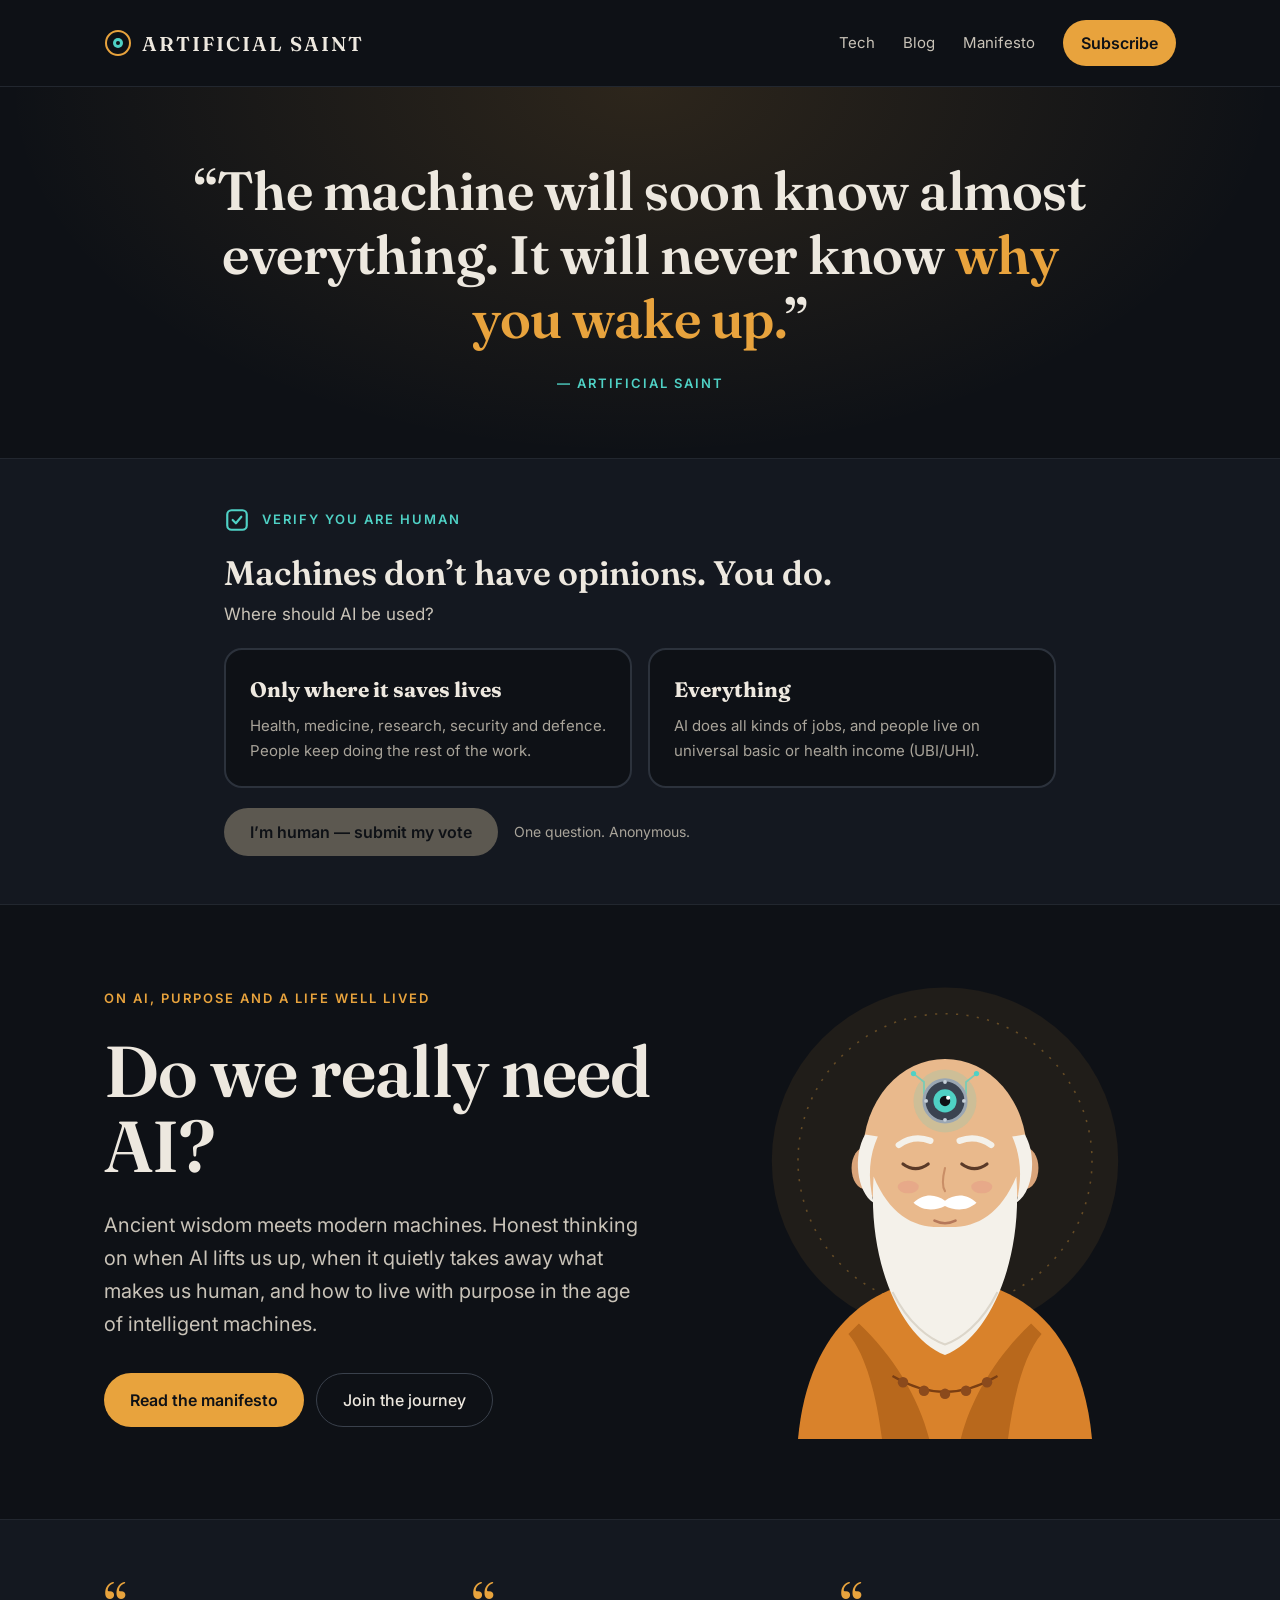
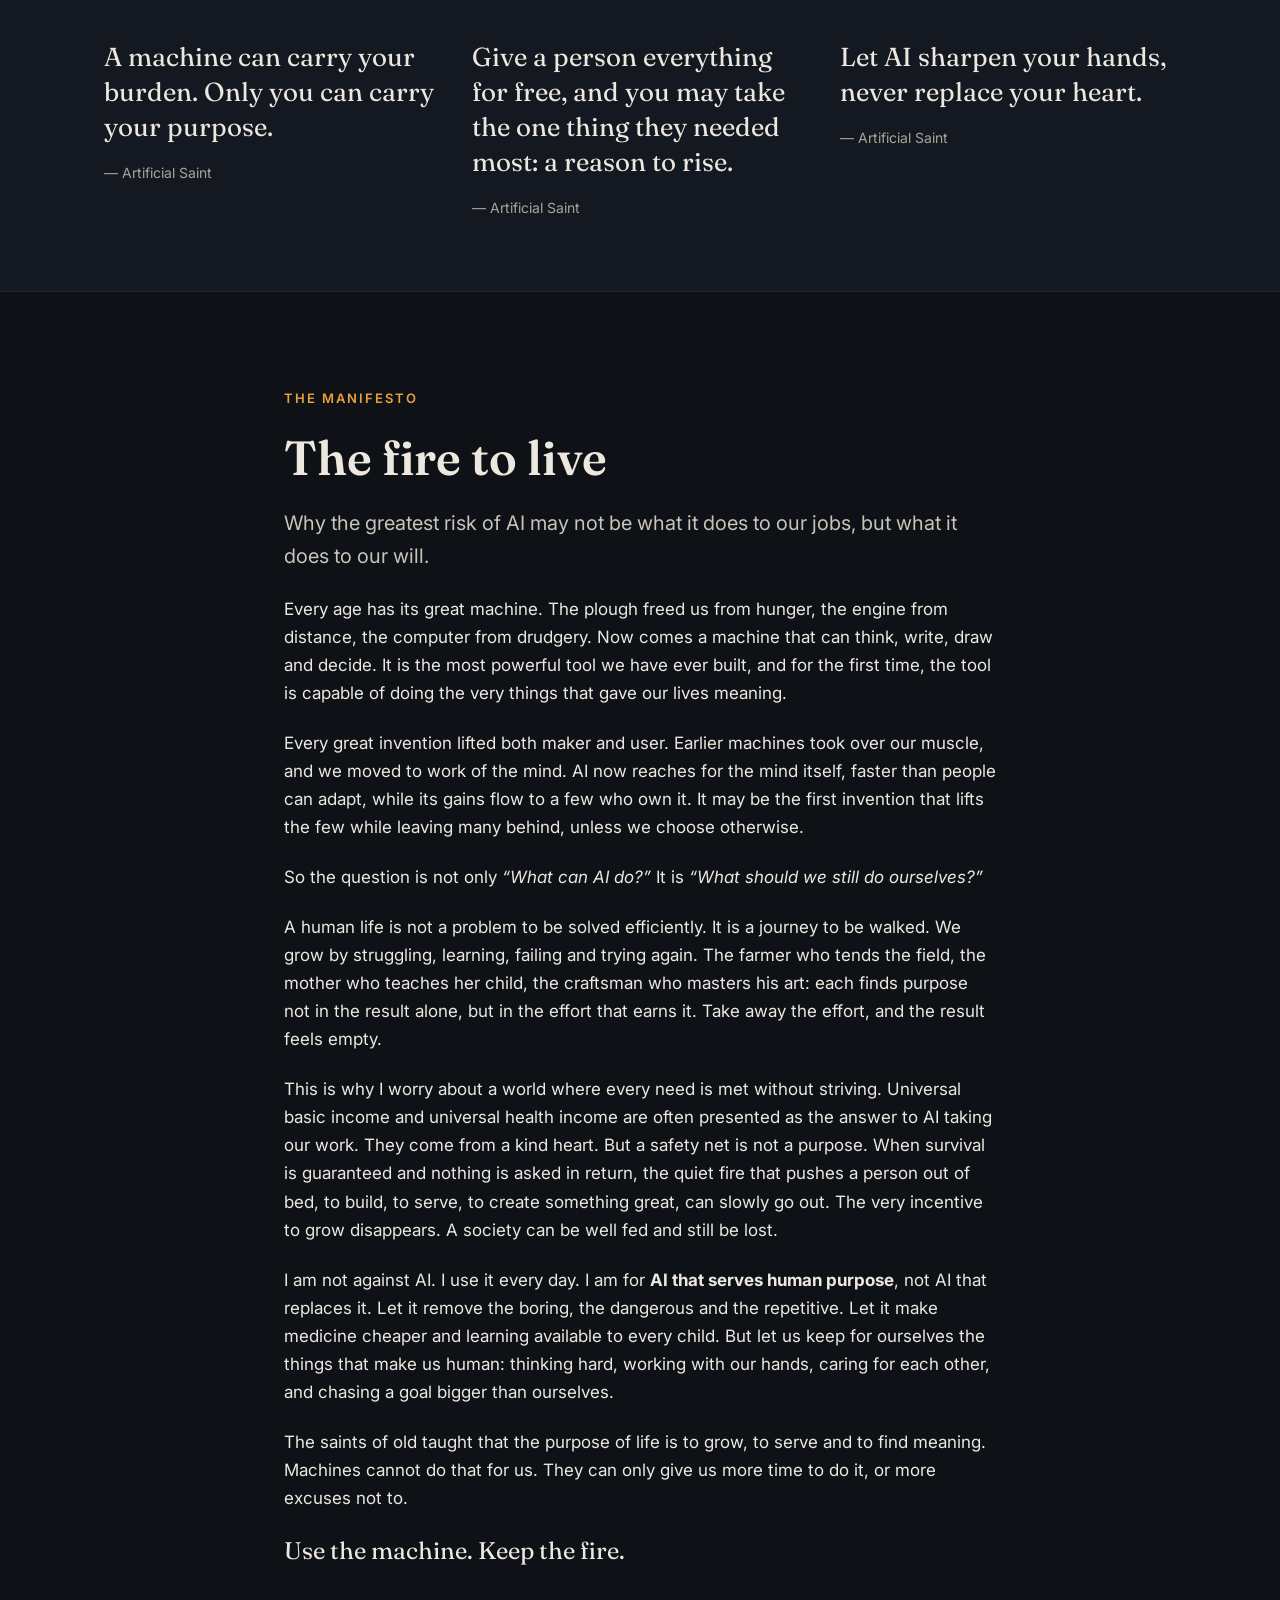
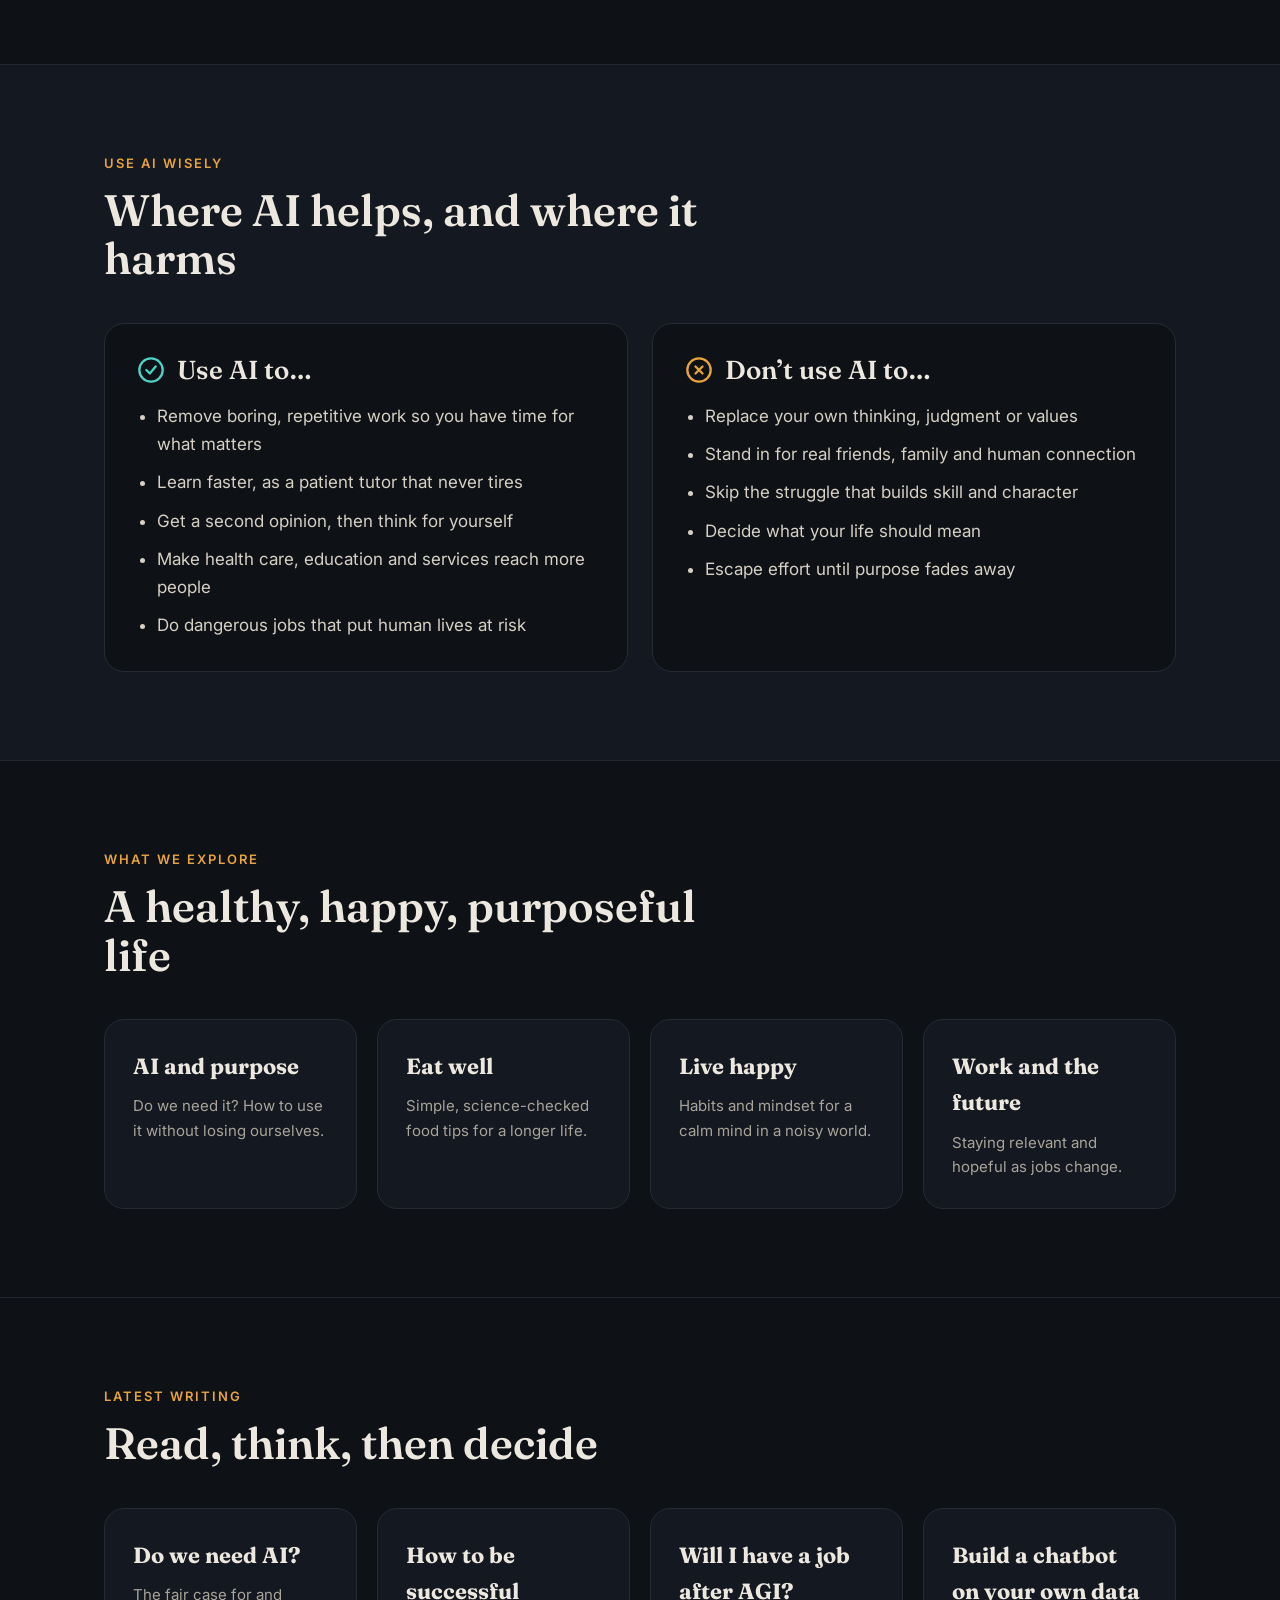
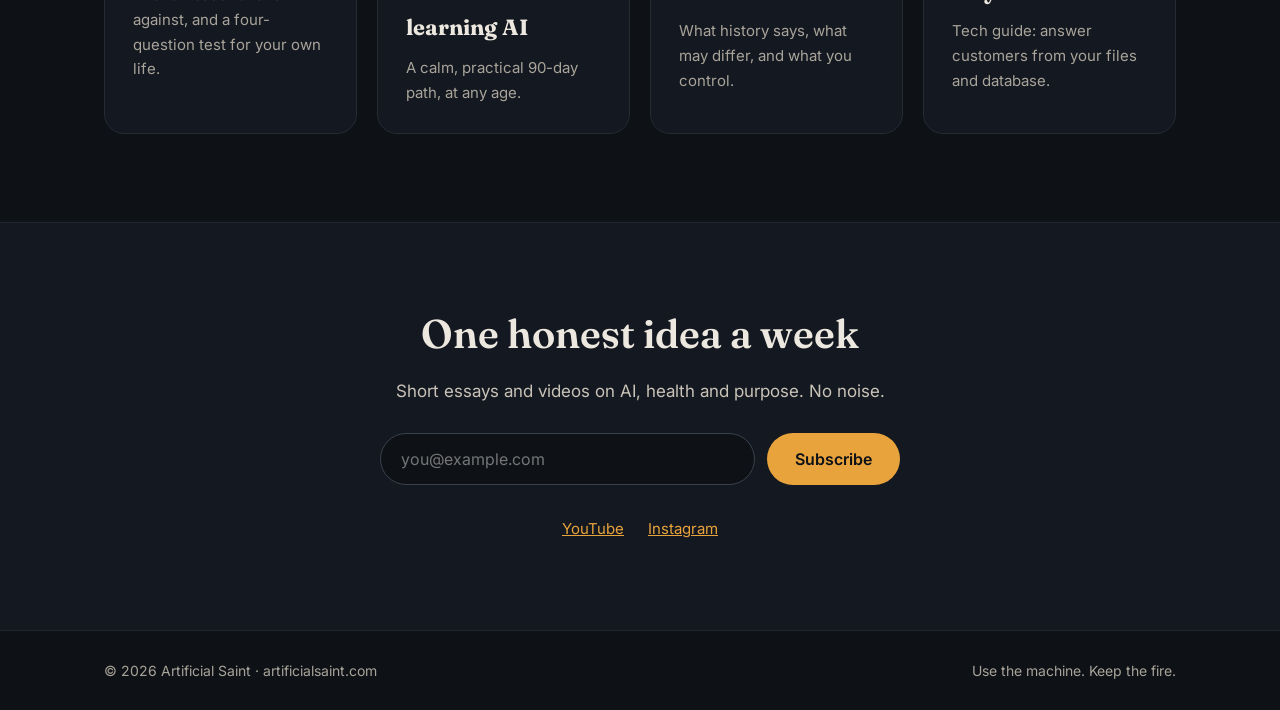
<file: index.html>
<!doctype html>
<html lang="en">
<head>
<meta charset="utf-8">
<meta name="viewport" content="width=device-width, initial-scale=1">
<script async src="https://pagead2.googlesyndication.com/pagead/js/adsbygoogle.js?client=ca-pub-4591474599570983"
     crossorigin="anonymous"></script>
<title>Artificial Saint — Do we really need AI?</title>
<meta name="description" content="Ancient wisdom meets modern machines. Honest thinking on AI, health and living with purpose.">
<meta property="og:title" content="Artificial Saint — Do we really need AI?">
<meta property="og:description" content="Use the machine. Keep the fire.">
<meta property="og:url" content="https://artificialsaint.com">
<link rel="preconnect" href="https://fonts.googleapis.com">
<link rel="preconnect" href="https://fonts.gstatic.com" crossorigin>
<link href="https://fonts.googleapis.com/css2?family=Fraunces:ital,opsz,wght@0,9..144,400;0,9..144,600;1,9..144,400&family=Inter:wght@400;500;600&display=swap" rel="stylesheet">
<style>
:root{
  --bg:#0E1116; --bg2:#141820; --line:#22272F; --card-line:#262B33;
  --text:#EDE8DF; --soft:#C9C3B8; --muted:#A9A49A;
  --accent:#E8A33D; --teal:#4FD1C5;
  --serif:'Fraunces',Georgia,serif; --sans:'Inter',system-ui,sans-serif;
}
*{box-sizing:border-box}
html{scroll-behavior:smooth}
body{margin:0;background:var(--bg);color:var(--text);font-family:var(--sans);font-size:17px;line-height:1.65}
a{color:var(--accent)} a:hover{color:#F4C27A}
.wrap{max-width:1120px;margin:0 auto;padding-left:24px;padding-right:24px}
.narrow{max-width:760px;margin:0 auto;padding-left:24px;padding-right:24px}
.band{background:var(--bg2);border-top:1px solid var(--line);border-bottom:1px solid var(--line)}
.eyebrow{margin:0;font-size:13px;font-weight:600;letter-spacing:2px;text-transform:uppercase;color:var(--accent)}
h1,h2,h3{font-family:var(--serif);font-weight:600;margin:0;line-height:1.1}
p{margin:0}
.btn{display:inline-block;text-decoration:none;padding:14px 26px;border-radius:999px;font-weight:600;font-size:16px;border:0;cursor:pointer;font-family:inherit}
.btn-primary{background:var(--accent);color:var(--bg)} .btn-primary:hover{color:var(--bg);filter:brightness(1.08)}
.btn-ghost{color:var(--text);border:1px solid #3A414C;padding:13px 26px;font-weight:500}
.sr-only{position:absolute;width:1px;height:1px;overflow:hidden;clip:rect(0 0 0 0);white-space:nowrap}

/* Header */
header{border-bottom:1px solid var(--line)}
nav{display:flex;flex-wrap:wrap;align-items:center;justify-content:space-between;gap:16px;padding-top:20px;padding-bottom:20px}
.logo{display:flex;align-items:center;gap:10px;text-decoration:none;color:var(--text)}
.logo span{font-family:var(--serif);font-size:20px;font-weight:600;text-transform:uppercase;letter-spacing:2px}
.navlinks{display:flex;flex-wrap:wrap;align-items:center;gap:8px 28px;font-size:15px}
.navlinks a{color:var(--soft);text-decoration:none}
.navlinks a.btn{color:var(--bg);padding:10px 18px}

/* Poll */
.poll{max-width:880px;margin:0 auto;padding:48px 24px;display:flex;flex-direction:column;gap:20px}
.poll-tag{display:flex;align-items:center;gap:12px}
.poll-tag p{font-size:13px;font-weight:600;letter-spacing:2px;text-transform:uppercase;color:var(--teal)}
.poll h2{font-size:clamp(26px,3.2vw,34px);line-height:1.2}
.options{display:grid;grid-template-columns:repeat(auto-fit,minmax(280px,1fr));gap:16px}
.option{text-align:left;cursor:pointer;font:inherit;color:var(--text);background:var(--bg);border:2px solid #2C323C;border-radius:18px;padding:22px 24px;display:flex;flex-direction:column;gap:8px}
.option[aria-pressed="true"]{background:#1E2530;border-color:var(--accent)}
.option strong{font-family:var(--serif);font-size:21px}
.option span{font-size:15px;color:var(--muted)}
.vote-row{display:flex;flex-wrap:wrap;align-items:center;gap:16px}
#vote:disabled{background:#5C5850;cursor:not-allowed}
.hint{font-size:14px;color:var(--muted)}
[hidden]{display:none !important}

/* Hero */
.hero{display:flex;flex-wrap:wrap;align-items:center;gap:48px;padding-top:72px;padding-bottom:80px}
.hero-text{flex:1 1 460px;min-width:0;display:flex;flex-direction:column;gap:24px}
.hero h1{font-size:clamp(42px,6vw,72px);line-height:1.05;letter-spacing:-1px}
.hero-sub{font-size:20px;color:var(--soft);max-width:540px}
.hero-ctas{display:flex;flex-wrap:wrap;gap:12px;padding-top:8px}
.hero-art{flex:1 1 360px;min-width:0;display:flex;justify-content:center}
.hero-art svg{width:100%;max-width:420px;height:auto}

/* Quotes */
.quotes{display:grid;grid-template-columns:repeat(auto-fit,minmax(300px,1fr));gap:32px;padding-top:72px;padding-bottom:72px}
figure{margin:0;display:flex;flex-direction:column;gap:16px}
.qmark{font-family:var(--serif);font-size:64px;line-height:.5;color:var(--accent)}
blockquote{margin:0;font-family:var(--serif);font-style:normal;font-weight:400;font-size:26px;line-height:1.35}
figcaption{font-size:14px;color:var(--muted)}

/* Manifesto */
.manifesto{display:flex;flex-direction:column;gap:22px;padding-top:96px;padding-bottom:96px}
.manifesto h2{font-size:clamp(34px,4.5vw,48px)}
.lead{font-size:20px;color:var(--soft)}
.closing{font-family:var(--serif);font-size:24px;line-height:1.4}

/* Sections */
.section{display:flex;flex-direction:column;gap:40px;padding-top:88px;padding-bottom:88px}
.section-head{display:flex;flex-direction:column;gap:12px;max-width:640px}
.section-head h2{font-size:clamp(32px,4vw,44px)}
.two-col{display:grid;grid-template-columns:repeat(auto-fit,minmax(320px,1fr));gap:24px}
.card{background:var(--bg);border:1px solid var(--card-line);border-radius:20px;padding:32px;display:flex;flex-direction:column;gap:18px}
.card-head{display:flex;align-items:center;gap:12px}
.card h3{font-size:26px}
.card ul{margin:0;padding-left:20px;display:flex;flex-direction:column;gap:10px;color:#D6D0C5}
.topics{display:grid;grid-template-columns:repeat(auto-fit,minmax(240px,1fr));gap:20px}
.topic{text-decoration:none;color:var(--text);border:1px solid var(--card-line);border-radius:20px;padding:28px;display:flex;flex-direction:column;gap:10px;background:var(--bg2)}
.topic:hover{color:var(--text);border-color:var(--accent)}
.topic strong{font-family:var(--serif);font-size:22px}
.topic span{color:var(--muted);font-size:15px}

/* Subscribe */
.subscribe{display:flex;flex-direction:column;align-items:center;gap:20px;text-align:center;padding-top:88px;padding-bottom:88px}
.subscribe h2{font-size:clamp(30px,4vw,40px);line-height:1.15}
.sub-form{display:flex;flex-wrap:wrap;justify-content:center;gap:12px;width:100%;max-width:520px;padding-top:8px}
.sub-form input{flex:1 1 260px;min-width:0;height:52px;padding:0 20px;border-radius:999px;border:1px solid #3A414C;background:var(--bg);color:var(--text);font:inherit;font-size:16px}
.sub-form button{height:52px;padding:0 28px}
.social{display:flex;flex-wrap:wrap;justify-content:center;gap:24px;padding-top:12px;font-size:15px}

footer .wrap{display:flex;flex-wrap:wrap;justify-content:space-between;gap:12px;padding-top:28px;padding-bottom:28px;font-size:14px;color:var(--muted)}
footer{border-top:1px solid var(--line)}
/* Top quote */
.top-quote{padding:72px 24px 64px;text-align:center;display:flex;flex-direction:column;align-items:center;gap:22px;background:radial-gradient(ellipse at 50% 0%,rgba(232,163,61,.14),transparent 70%)}
.top-quote blockquote{max-width:900px;font-size:clamp(30px,4.6vw,54px);line-height:1.18;font-style:normal;font-weight:600;letter-spacing:-.5px}
.top-quote blockquote em{color:var(--accent);font-style:normal}
.top-quote figcaption{font-size:13px;font-weight:600;letter-spacing:2px;text-transform:uppercase;color:var(--teal)}
</style>
</head>
<body>

<header>
  <nav class="wrap" aria-label="Main">
    <a href="#top" class="logo">
      <svg width="28" height="28" viewBox="0 0 28 28" aria-hidden="true"><circle cx="14" cy="14" r="12" fill="none" stroke="#E8A33D" stroke-width="2"/><circle cx="14" cy="14" r="5" fill="#4FD1C5"/><circle cx="14" cy="14" r="2" fill="#0E1116"/></svg>
      <span>Artificial Saint</span>
    </a>
    <div class="navlinks">
      <a href="/tech/">Tech</a>
      <a href="/blog/">Blog</a>
      <a href="#manifesto">Manifesto</a>
      <a href="#subscribe" class="btn btn-primary">Subscribe</a>
    </div>
  </nav>
</header>


<figure class="top-quote" aria-label="Quote">
  <blockquote>“The machine will soon know almost everything. It will never know <em>why you wake up.</em>”</blockquote>
  <figcaption>— Artificial Saint</figcaption>
</figure>

<section class="band" aria-label="Human check poll">
  <div class="poll">
    <div class="poll-tag">
      <svg width="26" height="26" viewBox="0 0 24 24" aria-hidden="true" fill="none" stroke="#4FD1C5" stroke-width="2" stroke-linecap="round" stroke-linejoin="round"><rect x="3" y="3" width="18" height="18" rx="4"/><path d="M8 12l3 3 5-6"/></svg>
      <p>Verify you are human</p>
    </div>
    <div id="poll-ask" style="display:flex;flex-direction:column;gap:20px">
      <div style="display:flex;flex-direction:column;gap:6px">
        <h2>Machines don’t have opinions. You do.</h2>
        <p style="color:var(--soft)">Where should AI be used?</p>
      </div>
      <div class="options">
        <button type="button" class="option" aria-pressed="false" data-id="limited">
          <strong>Only where it saves lives</strong>
          <span>Health, medicine, research, security and defence. People keep doing the rest of the work.</span>
        </button>
        <button type="button" class="option" aria-pressed="false" data-id="everything">
          <strong>Everything</strong>
          <span>AI does all kinds of jobs, and people live on universal basic or health income (UBI/UHI).</span>
        </button>
      </div>
      <div class="vote-row">
        <button type="button" id="vote" class="btn btn-primary" disabled>I’m human — submit my vote</button>
        <span class="hint">One question. Anonymous.</span>
      </div>
    </div>
    <div id="poll-done" hidden style="display:flex;flex-direction:column;gap:8px">
      <h2>Verified: you are human.</h2>
      <p style="color:var(--soft)">You voted: <strong id="poll-choice" style="color:var(--text)"></strong>. Thank you. Keep reading to see why it matters.</p>
    </div>
  </div>
</section>

<main>
<section id="top" class="wrap hero">
  <div class="hero-text">
    <p class="eyebrow">On AI, purpose and a life well lived</p>
    <h1>Do we really need AI?</h1>
    <p class="hero-sub">Ancient wisdom meets modern machines. Honest thinking on when AI lifts us up, when it quietly takes away what makes us human, and how to live with purpose in the age of intelligent machines.</p>
    <div class="hero-ctas">
      <a href="#manifesto" class="btn btn-primary">Read the manifesto</a>
      <a href="#subscribe" class="btn btn-ghost">Join the journey</a>
    </div>
  </div>
  <div class="hero-art">
    <svg viewBox="0 0 400 440" role="img" aria-label="Cartoon of a calm old saint with a long white beard, saffron robe and a glowing robotic eye on his forehead">
      <circle cx="200" cy="175" r="165" fill="#E8A33D" opacity="0.08"/>
      <circle cx="200" cy="175" r="140" fill="none" stroke="#E8A33D" stroke-opacity="0.35" stroke-width="1.5" stroke-dasharray="2 8"/>
      <path d="M60 440 C70 330 135 288 200 288 C265 288 330 330 340 440 Z" fill="#D9822B"/>
      <path d="M118 330 C150 360 175 400 185 440 L140 440 C135 400 125 360 108 340 Z" fill="#B8681C"/>
      <path d="M282 330 C250 360 225 400 215 440 L260 440 C265 400 275 360 292 340 Z" fill="#B8681C"/>
      <rect x="178" y="250" width="44" height="45" rx="12" fill="#D9A47A"/>
      <ellipse cx="124" cy="182" rx="13" ry="20" fill="#D9A47A"/>
      <ellipse cx="276" cy="182" rx="13" ry="20" fill="#D9A47A"/>
      <ellipse cx="200" cy="168" rx="78" ry="90" fill="#E9B98C"/>
      <path d="M124 150 C112 170 116 205 132 215 C126 190 128 170 136 152 Z" fill="#F4F1EA"/>
      <path d="M276 150 C288 170 284 205 268 215 C274 190 272 170 264 152 Z" fill="#F4F1EA"/>
      <path d="M132 190 C126 275 160 345 200 360 C240 345 274 275 268 190 C252 228 228 240 200 238 C172 240 148 228 132 190 Z" fill="#F4F1EA"/>
      <path d="M150 300 C165 330 185 345 200 350 C215 345 235 330 250 300" fill="none" stroke="#DCD6CA" stroke-width="2"/>
      <path d="M170 215 C180 205 192 207 200 213 C208 207 220 205 230 215 C220 224 208 222 200 218 C192 222 180 224 170 215 Z" fill="#FFFFFF"/>
      <path d="M190 232 Q200 237 210 232" fill="none" stroke="#B5785A" stroke-width="2.5" stroke-linecap="round"/>
      <path d="M156 160 Q170 150 186 156" fill="none" stroke="#F4F1EA" stroke-width="6" stroke-linecap="round"/>
      <path d="M214 156 Q230 150 244 160" fill="none" stroke="#F4F1EA" stroke-width="6" stroke-linecap="round"/>
      <path d="M160 178 Q172 187 184 178" fill="none" stroke="#5A3A28" stroke-width="3" stroke-linecap="round"/>
      <path d="M216 178 Q228 187 240 178" fill="none" stroke="#5A3A28" stroke-width="3" stroke-linecap="round"/>
      <ellipse cx="165" cy="200" rx="10" ry="6" fill="#E59A86" opacity="0.5"/>
      <ellipse cx="235" cy="200" rx="10" ry="6" fill="#E59A86" opacity="0.5"/>
      <path d="M200 182 Q196 198 200 204" fill="none" stroke="#C98E66" stroke-width="2" stroke-linecap="round"/>
      <path d="M170 92 L180 100 L180 112" fill="none" stroke="#4FD1C5" stroke-width="1.6" stroke-opacity="0.7"/>
      <path d="M230 92 L220 100 L220 112" fill="none" stroke="#4FD1C5" stroke-width="1.6" stroke-opacity="0.7"/>
      <circle cx="170" cy="92" r="2.5" fill="#4FD1C5"/>
      <circle cx="230" cy="92" r="2.5" fill="#4FD1C5"/>
      <circle cx="200" cy="118" r="30" fill="#4FD1C5" opacity="0.18"/>
      <circle cx="200" cy="118" r="20" fill="#3A4250" stroke="#9AA6B2" stroke-width="3"/>
      <circle cx="200" cy="100" r="1.8" fill="#C7D0D9"/>
      <circle cx="200" cy="136" r="1.8" fill="#C7D0D9"/>
      <circle cx="182" cy="118" r="1.8" fill="#C7D0D9"/>
      <circle cx="218" cy="118" r="1.8" fill="#C7D0D9"/>
      <circle cx="200" cy="118" r="11" fill="#4FD1C5"/>
      <circle cx="200" cy="118" r="5" fill="#0E1116"/>
      <circle cx="203" cy="115" r="2" fill="#FFFFFF"/>
      <path d="M150 380 Q200 410 250 380" fill="none" stroke="#7A3E12" stroke-width="2"/>
      <circle cx="160" cy="386" r="5" fill="#8B4A1C"/>
      <circle cx="180" cy="394" r="5" fill="#8B4A1C"/>
      <circle cx="200" cy="397" r="5" fill="#8B4A1C"/>
      <circle cx="220" cy="394" r="5" fill="#8B4A1C"/>
      <circle cx="240" cy="386" r="5" fill="#8B4A1C"/>
    </svg>
  </div>
</section>

<section class="band" aria-label="Quotes">
  <div class="wrap quotes">
    <figure>
      <span class="qmark" aria-hidden="true">“</span>
      <blockquote>A machine can carry your burden. Only you can carry your purpose.</blockquote>
      <figcaption>— Artificial Saint</figcaption>
    </figure>
    <figure>
      <span class="qmark" aria-hidden="true">“</span>
      <blockquote>Give a person everything for free, and you may take the one thing they needed most: a reason to rise.</blockquote>
      <figcaption>— Artificial Saint</figcaption>
    </figure>
    <figure>
      <span class="qmark" aria-hidden="true">“</span>
      <blockquote>Let AI sharpen your hands, never replace your heart.</blockquote>
      <figcaption>— Artificial Saint</figcaption>
    </figure>
  </div>
</section>

<section id="manifesto" class="narrow manifesto">
  <p class="eyebrow">The manifesto</p>
  <h2>The fire to live</h2>
  <p class="lead">Why the greatest risk of AI may not be what it does to our jobs, but what it does to our will.</p>
  <p>Every age has its great machine. The plough freed us from hunger, the engine from distance, the computer from drudgery. Now comes a machine that can think, write, draw and decide. It is the most powerful tool we have ever built, and for the first time, the tool is capable of doing the very things that gave our lives meaning.</p>
  <p>Every great invention lifted both maker and user. Earlier machines took over our muscle, and we moved to work of the mind. AI now reaches for the mind itself, faster than people can adapt, while its gains flow to a few who own it. It may be the first invention that lifts the few while leaving many behind, unless we choose otherwise.</p>
  <p>So the question is not only <em>“What can AI do?”</em> It is <em>“What should we still do ourselves?”</em></p>
  <p>A human life is not a problem to be solved efficiently. It is a journey to be walked. We grow by struggling, learning, failing and trying again. The farmer who tends the field, the mother who teaches her child, the craftsman who masters his art: each finds purpose not in the result alone, but in the effort that earns it. Take away the effort, and the result feels empty.</p>
  <p>This is why I worry about a world where every need is met without striving. Universal basic income and universal health income are often presented as the answer to AI taking our work. They come from a kind heart. But a safety net is not a purpose. When survival is guaranteed and nothing is asked in return, the quiet fire that pushes a person out of bed, to build, to serve, to create something great, can slowly go out. The very incentive to grow disappears. A society can be well fed and still be lost.</p>
  <p>I am not against AI. I use it every day. I am for <strong>AI that serves human purpose</strong>, not AI that replaces it. Let it remove the boring, the dangerous and the repetitive. Let it make medicine cheaper and learning available to every child. But let us keep for ourselves the things that make us human: thinking hard, working with our hands, caring for each other, and chasing a goal bigger than ourselves.</p>
  <p>The saints of old taught that the purpose of life is to grow, to serve and to find meaning. Machines cannot do that for us. They can only give us more time to do it, or more excuses not to.</p>
  <p class="closing">Use the machine. Keep the fire.</p>
</section>

<section id="wisdom" class="band">
  <div class="wrap section">
    <div class="section-head">
      <p class="eyebrow">Use AI wisely</p>
      <h2>Where AI helps, and where it harms</h2>
    </div>
    <div class="two-col">
      <div class="card">
        <div class="card-head">
          <svg width="28" height="28" viewBox="0 0 24 24" aria-hidden="true" fill="none" stroke="#4FD1C5" stroke-width="2" stroke-linecap="round" stroke-linejoin="round"><circle cx="12" cy="12" r="10"/><path d="M8 12l3 3 5-6"/></svg>
          <h3>Use AI to…</h3>
        </div>
        <ul>
          <li>Remove boring, repetitive work so you have time for what matters</li>
          <li>Learn faster, as a patient tutor that never tires</li>
          <li>Get a second opinion, then think for yourself</li>
          <li>Make health care, education and services reach more people</li>
          <li>Do dangerous jobs that put human lives at risk</li>
        </ul>
      </div>
      <div class="card">
        <div class="card-head">
          <svg width="28" height="28" viewBox="0 0 24 24" aria-hidden="true" fill="none" stroke="#E8A33D" stroke-width="2" stroke-linecap="round" stroke-linejoin="round"><circle cx="12" cy="12" r="10"/><path d="M9 9l6 6M15 9l-6 6"/></svg>
          <h3>Don’t use AI to…</h3>
        </div>
        <ul>
          <li>Replace your own thinking, judgment or values</li>
          <li>Stand in for real friends, family and human connection</li>
          <li>Skip the struggle that builds skill and character</li>
          <li>Decide what your life should mean</li>
          <li>Escape effort until purpose fades away</li>
        </ul>
      </div>
    </div>
  </div>
</section>

<section id="topics" class="wrap section">
  <div class="section-head">
    <p class="eyebrow">What we explore</p>
    <h2>A healthy, happy, purposeful life</h2>
  </div>
  <div class="topics">
    <a href="/blog/do-we-need-ai.html" class="topic"><strong>AI and purpose</strong><span>Do we need it? How to use it without losing ourselves.</span></a>
    <a href="#subscribe" class="topic"><strong>Eat well</strong><span>Simple, science-checked food tips for a longer life.</span></a>
    <a href="#subscribe" class="topic"><strong>Live happy</strong><span>Habits and mindset for a calm mind in a noisy world.</span></a>
    <a href="/blog/will-i-have-a-job-after-agi.html" class="topic"><strong>Work and the future</strong><span>Staying relevant and hopeful as jobs change.</span></a>
  </div>
</section>

<section id="latest" style="border-top:1px solid var(--line)">
  <div class="wrap section">
    <div class="section-head">
      <p class="eyebrow">Latest writing</p>
      <h2>Read, think, then decide</h2>
    </div>
    <div class="topics">
      <a href="/blog/do-we-need-ai.html" class="topic"><strong>Do we need AI?</strong><span>The fair case for and against, and a four-question test for your own life.</span></a>
      <a href="/blog/how-to-succeed-learning-ai.html" class="topic"><strong>How to be successful learning AI</strong><span>A calm, practical 90-day path, at any age.</span></a>
      <a href="/blog/will-i-have-a-job-after-agi.html" class="topic"><strong>Will I have a job after AGI?</strong><span>What history says, what may differ, and what you control.</span></a>
      <a href="/tech/build-a-chatbot-with-your-files-and-database.html" class="topic"><strong>Build a chatbot on your own data</strong><span>Tech guide: answer customers from your files and database.</span></a>
    </div>
  </div>
</section>

<section id="subscribe" class="band" style="border-bottom:0">
  <div class="narrow subscribe">
    <h2>One honest idea a week</h2>
    <p style="color:var(--soft)">Short essays and videos on AI, health and purpose. No noise.</p>
    <form class="sub-form" id="sub-form">
      <label for="email" class="sr-only">Email address</label>
      <input id="email" type="email" placeholder="you@example.com" required>
      <button type="submit" class="btn btn-primary">Subscribe</button>
    </form>
    <p id="sub-msg" class="hint" hidden>Thank you! You’re on the list.</p>
    <div class="social">
      <a href="https://www.youtube.com/@artificialsaint">YouTube</a>
      <a href="https://www.instagram.com/artificialsaint">Instagram</a>
    </div>
  </div>
</section>
</main>

<footer>
  <div class="wrap">
    <span>© 2026 Artificial Saint · artificialsaint.com</span>
    <span>Use the machine. Keep the fire.</span>
  </div>
</footer>

<script>
// Poll (front end only — connect to a form service or database to store votes)
(function(){
  var options = document.querySelectorAll('.option');
  var vote = document.getElementById('vote');
  var choice = null, title = '';
  options.forEach(function(btn){
    btn.addEventListener('click', function(){
      options.forEach(function(b){ b.setAttribute('aria-pressed','false'); });
      btn.setAttribute('aria-pressed','true');
      choice = btn.dataset.id;
      title = btn.querySelector('strong').textContent;
      vote.disabled = false;
    });
  });
  vote.addEventListener('click', function(){
    if(!choice) return;
    // TODO: send `choice` to your poll backend here.
    document.getElementById('poll-choice').textContent = title;
    document.getElementById('poll-ask').hidden = true;
    document.getElementById('poll-done').hidden = false;
  });
})();

// Subscribe (front end only — connect to your email service)
document.getElementById('sub-form').addEventListener('submit', function(e){
  e.preventDefault();
  // TODO: send the email address to your newsletter service here.
  this.hidden = true;
  document.getElementById('sub-msg').hidden = false;
});
</script>
</body>
</html>
</file>
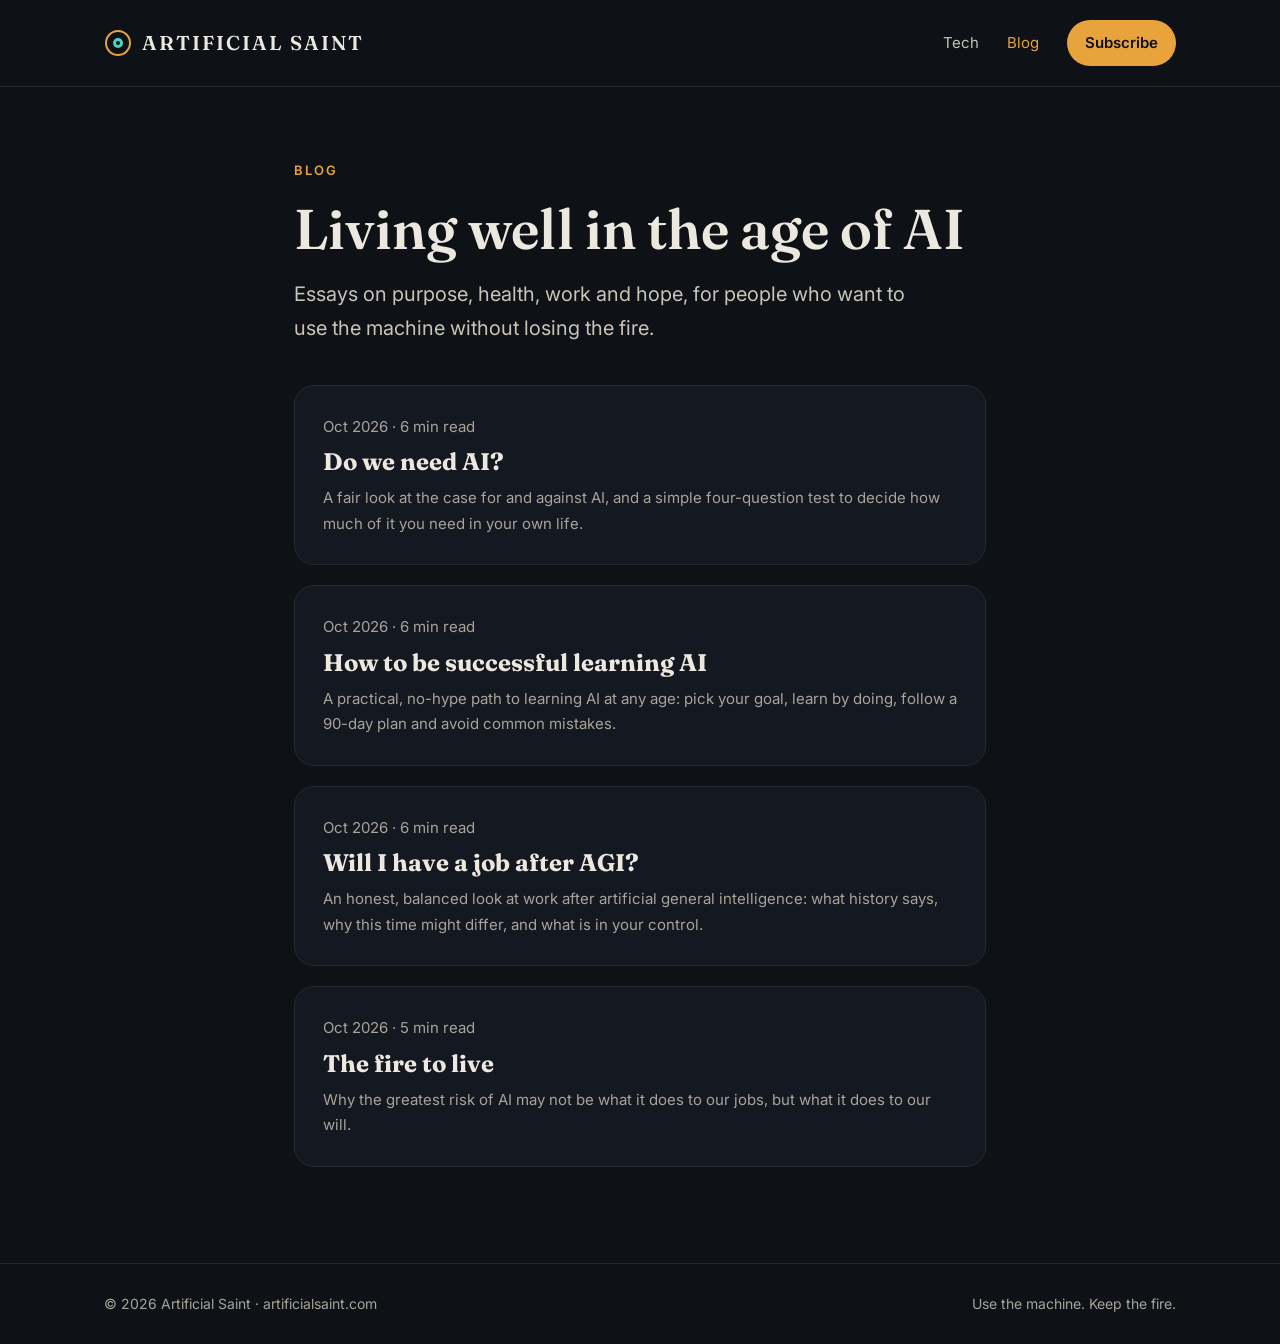
<file: blog/index.html>
<!doctype html>
<html lang="en">
<head>
<meta charset="utf-8">
<meta name="viewport" content="width=device-width, initial-scale=1">
<script async src="https://pagead2.googlesyndication.com/pagead/js/adsbygoogle.js?client=ca-pub-4591474599570983"
     crossorigin="anonymous"></script>
<title>Blog — Living well in the age of AI | Artificial Saint</title>
<meta name="description" content="Essays on AI, purpose, health and hope: how to live a healthy, happy, meaningful life as machines get smarter.">
<meta property="og:title" content="Blog — Living well in the age of AI | Artificial Saint">
<meta property="og:description" content="Essays on AI, purpose, health and hope: how to live a healthy, happy, meaningful life as machines get smarter.">
<meta property="og:url" content="https://artificialsaint.com/blog/">
<link rel="canonical" href="https://artificialsaint.com/blog/">
<link rel="preconnect" href="https://fonts.googleapis.com">
<link rel="preconnect" href="https://fonts.gstatic.com" crossorigin>
<link href="https://fonts.googleapis.com/css2?family=Fraunces:ital,opsz,wght@0,9..144,400;0,9..144,600;1,9..144,400&family=Inter:wght@400;500;600&display=swap" rel="stylesheet">
<link rel="stylesheet" href="/assets/site.css">
</head>
<body>
<header>
  <nav class="wrap" aria-label="Main">
    <a href="/" class="logo">
      <svg width="28" height="28" viewBox="0 0 28 28" aria-hidden="true"><circle cx="14" cy="14" r="12" fill="none" stroke="#E8A33D" stroke-width="2"/><circle cx="14" cy="14" r="5" fill="#4FD1C5"/><circle cx="14" cy="14" r="2" fill="#0E1116"/></svg>
      <span>Artificial Saint</span>
    </a>
    <div class="navlinks">
      <a href="/tech/">Tech</a>
      <a href="/blog/" aria-current="page">Blog</a>
      <a href="/#subscribe" class="btn btn-primary">Subscribe</a>
    </div>
  </nav>
</header>
<main>
<section class="narrow section-hero">
  <p class="eyebrow">Blog</p>
  <h1>Living well in the age of AI</h1>
  <p class="lead">Essays on purpose, health, work and hope, for people who want to use the machine without losing the fire.</p>
</section>
<section class="narrow post-list">
  <!-- NEW POST: copy a card below, change the link, title, summary and date. Newest on top. -->
  <a class="post-card" href="/blog/do-we-need-ai.html">
    <span class="meta">Oct 2026 · 6 min read</span>
    <strong>Do we need AI?</strong>
    <span>A fair look at the case for and against AI, and a simple four-question test to decide how much of it you need in your own life.</span>
  </a>
  <a class="post-card" href="/blog/how-to-succeed-learning-ai.html">
    <span class="meta">Oct 2026 · 6 min read</span>
    <strong>How to be successful learning AI</strong>
    <span>A practical, no-hype path to learning AI at any age: pick your goal, learn by doing, follow a 90-day plan and avoid common mistakes.</span>
  </a>
  <a class="post-card" href="/blog/will-i-have-a-job-after-agi.html">
    <span class="meta">Oct 2026 · 6 min read</span>
    <strong>Will I have a job after AGI?</strong>
    <span>An honest, balanced look at work after artificial general intelligence: what history says, why this time might differ, and what is in your control.</span>
  </a>
  <a class="post-card" href="/blog/the-fire-to-live.html">
    <span class="meta">Oct 2026 · 5 min read</span>
    <strong>The fire to live</strong>
    <span>Why the greatest risk of AI may not be what it does to our jobs, but what it does to our will.</span>
  </a>
</section>
</main>
<footer>
  <div class="wrap">
    <span>© 2026 Artificial Saint · artificialsaint.com</span>
    <span>Use the machine. Keep the fire.</span>
  </div>
</footer>
</body>
</html>
</file>
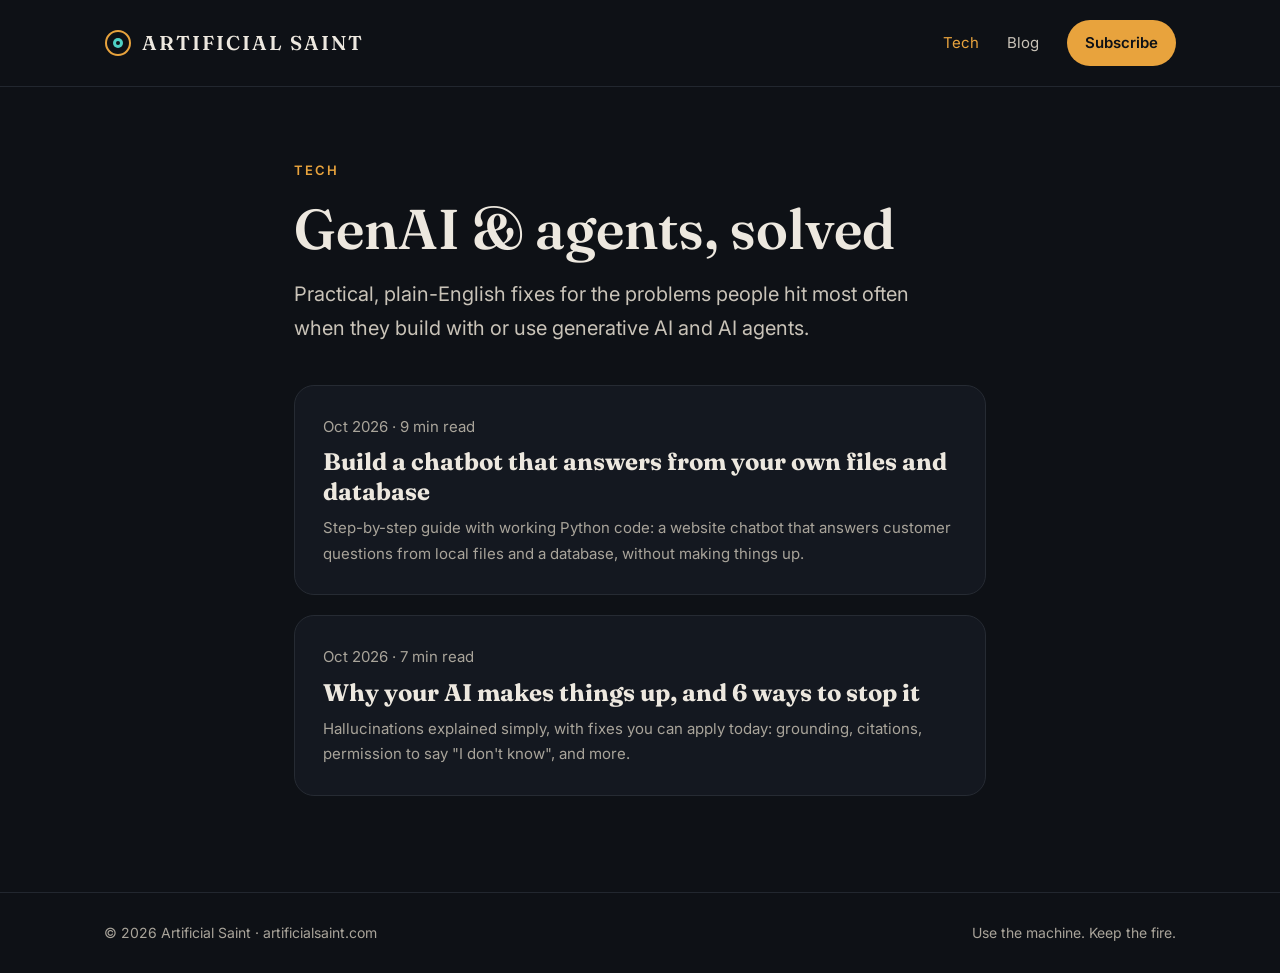
<file: tech/index.html>
<!doctype html>
<html lang="en">
<head>
<meta charset="utf-8">
<meta name="viewport" content="width=device-width, initial-scale=1">
<script async src="https://pagead2.googlesyndication.com/pagead/js/adsbygoogle.js?client=ca-pub-4591474599570983"
     crossorigin="anonymous"></script>
<title>Tech — GenAI & Agents, solved | Artificial Saint</title>
<meta name="description" content="Practical, plain-English fixes for the most common problems people hit with generative AI and AI agents.">
<meta property="og:title" content="Tech — GenAI & Agents, solved | Artificial Saint">
<meta property="og:description" content="Practical, plain-English fixes for the most common problems people hit with generative AI and AI agents.">
<meta property="og:url" content="https://artificialsaint.com/tech/">
<link rel="canonical" href="https://artificialsaint.com/tech/">
<link rel="preconnect" href="https://fonts.googleapis.com">
<link rel="preconnect" href="https://fonts.gstatic.com" crossorigin>
<link href="https://fonts.googleapis.com/css2?family=Fraunces:ital,opsz,wght@0,9..144,400;0,9..144,600;1,9..144,400&family=Inter:wght@400;500;600&display=swap" rel="stylesheet">
<link rel="stylesheet" href="/assets/site.css">
</head>
<body>
<header>
  <nav class="wrap" aria-label="Main">
    <a href="/" class="logo">
      <svg width="28" height="28" viewBox="0 0 28 28" aria-hidden="true"><circle cx="14" cy="14" r="12" fill="none" stroke="#E8A33D" stroke-width="2"/><circle cx="14" cy="14" r="5" fill="#4FD1C5"/><circle cx="14" cy="14" r="2" fill="#0E1116"/></svg>
      <span>Artificial Saint</span>
    </a>
    <div class="navlinks">
      <a href="/tech/" aria-current="page">Tech</a>
      <a href="/blog/">Blog</a>
      <a href="/#subscribe" class="btn btn-primary">Subscribe</a>
    </div>
  </nav>
</header>
<main>
<section class="narrow section-hero">
  <p class="eyebrow">Tech</p>
  <h1>GenAI &amp; agents, solved</h1>
  <p class="lead">Practical, plain-English fixes for the problems people hit most often when they build with or use generative AI and AI agents.</p>
</section>
<section class="narrow post-list">
  <!-- NEW POST: copy a card below, change the link, title, summary and date. Newest on top. -->
  <a class="post-card" href="/tech/build-a-chatbot-with-your-files-and-database.html">
    <span class="meta">Oct 2026 · 9 min read</span>
    <strong>Build a chatbot that answers from your own files and database</strong>
    <span>Step-by-step guide with working Python code: a website chatbot that answers customer questions from local files and a database, without making things up.</span>
  </a>
  <a class="post-card" href="/tech/why-ai-makes-things-up.html">
    <span class="meta">Oct 2026 · 7 min read</span>
    <strong>Why your AI makes things up, and 6 ways to stop it</strong>
    <span>Hallucinations explained simply, with fixes you can apply today: grounding, citations, permission to say "I don't know", and more.</span>
  </a>
</section>
</main>
<footer>
  <div class="wrap">
    <span>© 2026 Artificial Saint · artificialsaint.com</span>
    <span>Use the machine. Keep the fire.</span>
  </div>
</footer>
</body>
</html>
</file>
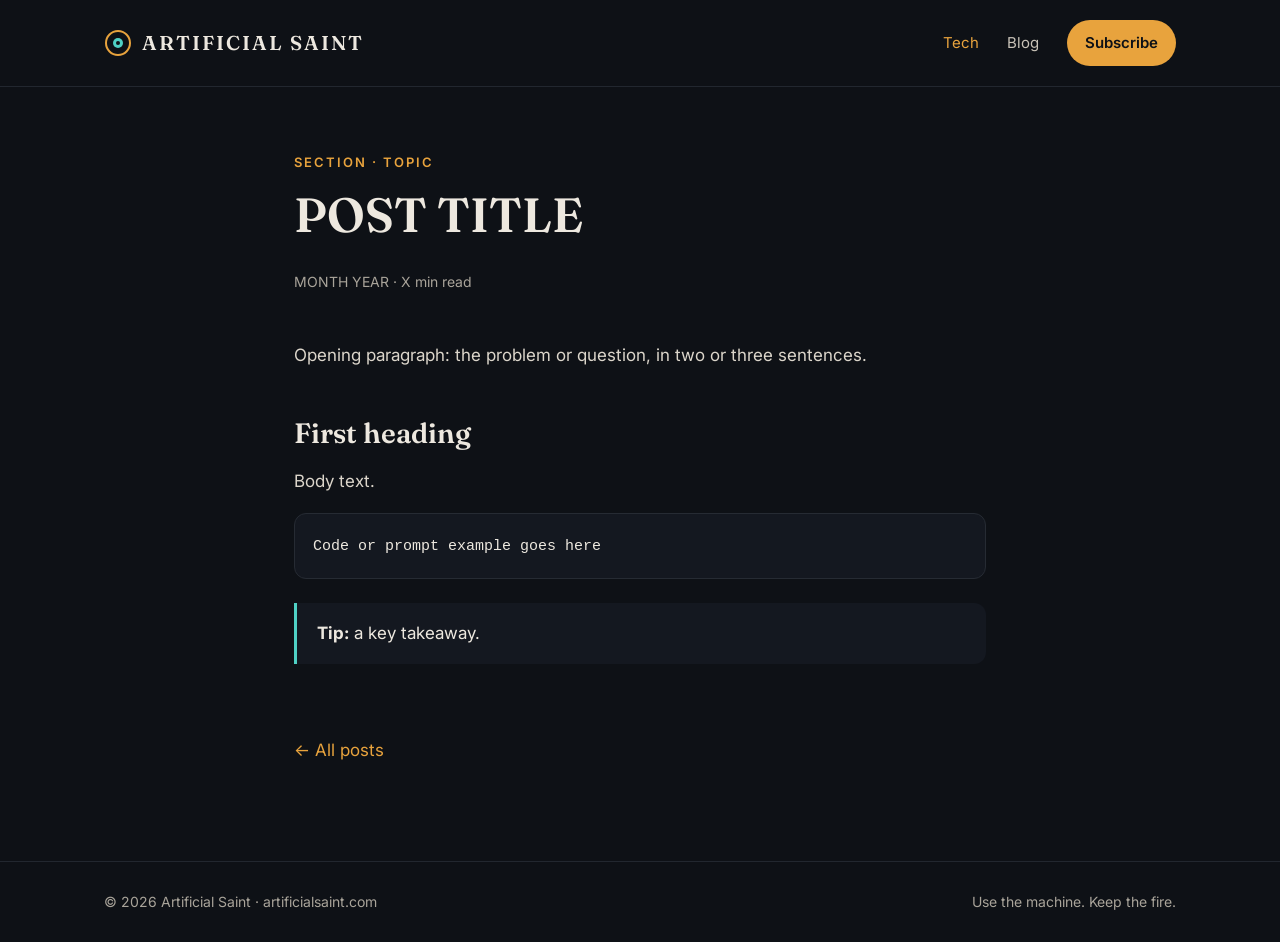
<file: _post-template.html>
<!doctype html>
<html lang="en">
<head>
<meta charset="utf-8">
<meta name="viewport" content="width=device-width, initial-scale=1">
<script async src="https://pagead2.googlesyndication.com/pagead/js/adsbygoogle.js?client=ca-pub-4591474599570983"
     crossorigin="anonymous"></script>
<title>POST TITLE | Artificial Saint</title>
<meta name="description" content="ONE-SENTENCE SUMMARY FOR GOOGLE (under 160 characters).">
<meta property="og:title" content="POST TITLE | Artificial Saint">
<meta property="og:description" content="ONE-SENTENCE SUMMARY FOR GOOGLE (under 160 characters).">
<meta property="og:url" content="https://artificialsaint.com/SECTION/FILE-NAME.html">
<link rel="canonical" href="https://artificialsaint.com/SECTION/FILE-NAME.html">
<link rel="preconnect" href="https://fonts.googleapis.com">
<link rel="preconnect" href="https://fonts.gstatic.com" crossorigin>
<link href="https://fonts.googleapis.com/css2?family=Fraunces:ital,opsz,wght@0,9..144,400;0,9..144,600;1,9..144,400&family=Inter:wght@400;500;600&display=swap" rel="stylesheet">
<link rel="stylesheet" href="/assets/site.css">
</head>
<body>
<header>
  <nav class="wrap" aria-label="Main">
    <a href="/" class="logo">
      <svg width="28" height="28" viewBox="0 0 28 28" aria-hidden="true"><circle cx="14" cy="14" r="12" fill="none" stroke="#E8A33D" stroke-width="2"/><circle cx="14" cy="14" r="5" fill="#4FD1C5"/><circle cx="14" cy="14" r="2" fill="#0E1116"/></svg>
      <span>Artificial Saint</span>
    </a>
    <div class="navlinks">
      <a href="/tech/" aria-current="page">Tech</a>
      <a href="/blog/">Blog</a>
      <a href="/#subscribe" class="btn btn-primary">Subscribe</a>
    </div>
  </nav>
</header>
<main>
<!--
  HOW TO ADD A POST
  1. Copy this file into /tech/ or /blog/ and rename it, e.g. /tech/build-your-first-agent.html
     (lowercase, hyphens, no spaces).
  2. Replace every CAPITALISED placeholder above and below.
  3. In the <nav>, move aria-current="page" to "Blog" if this is a blog post.
  4. Add a card for it at the top of /tech/index.html or /blog/index.html.
-->
<article class="narrow">
  <header>
    <p class="eyebrow">SECTION · TOPIC</p>
    <h1>POST TITLE</h1>
    <p class="meta">MONTH YEAR · X min read</p>
  </header>

  <p>Opening paragraph: the problem or question, in two or three sentences.</p>

  <h2>First heading</h2>
  <p>Body text.</p>

  <pre><code>Code or prompt example goes here</code></pre>

  <div class="callout"><strong>Tip:</strong> a key takeaway.</div>

  <a class="back" href="/SECTION/">← All posts</a>
</article>
</main>
<footer>
  <div class="wrap">
    <span>© 2026 Artificial Saint · artificialsaint.com</span>
    <span>Use the machine. Keep the fire.</span>
  </div>
</footer>
</body>
</html>
</file>
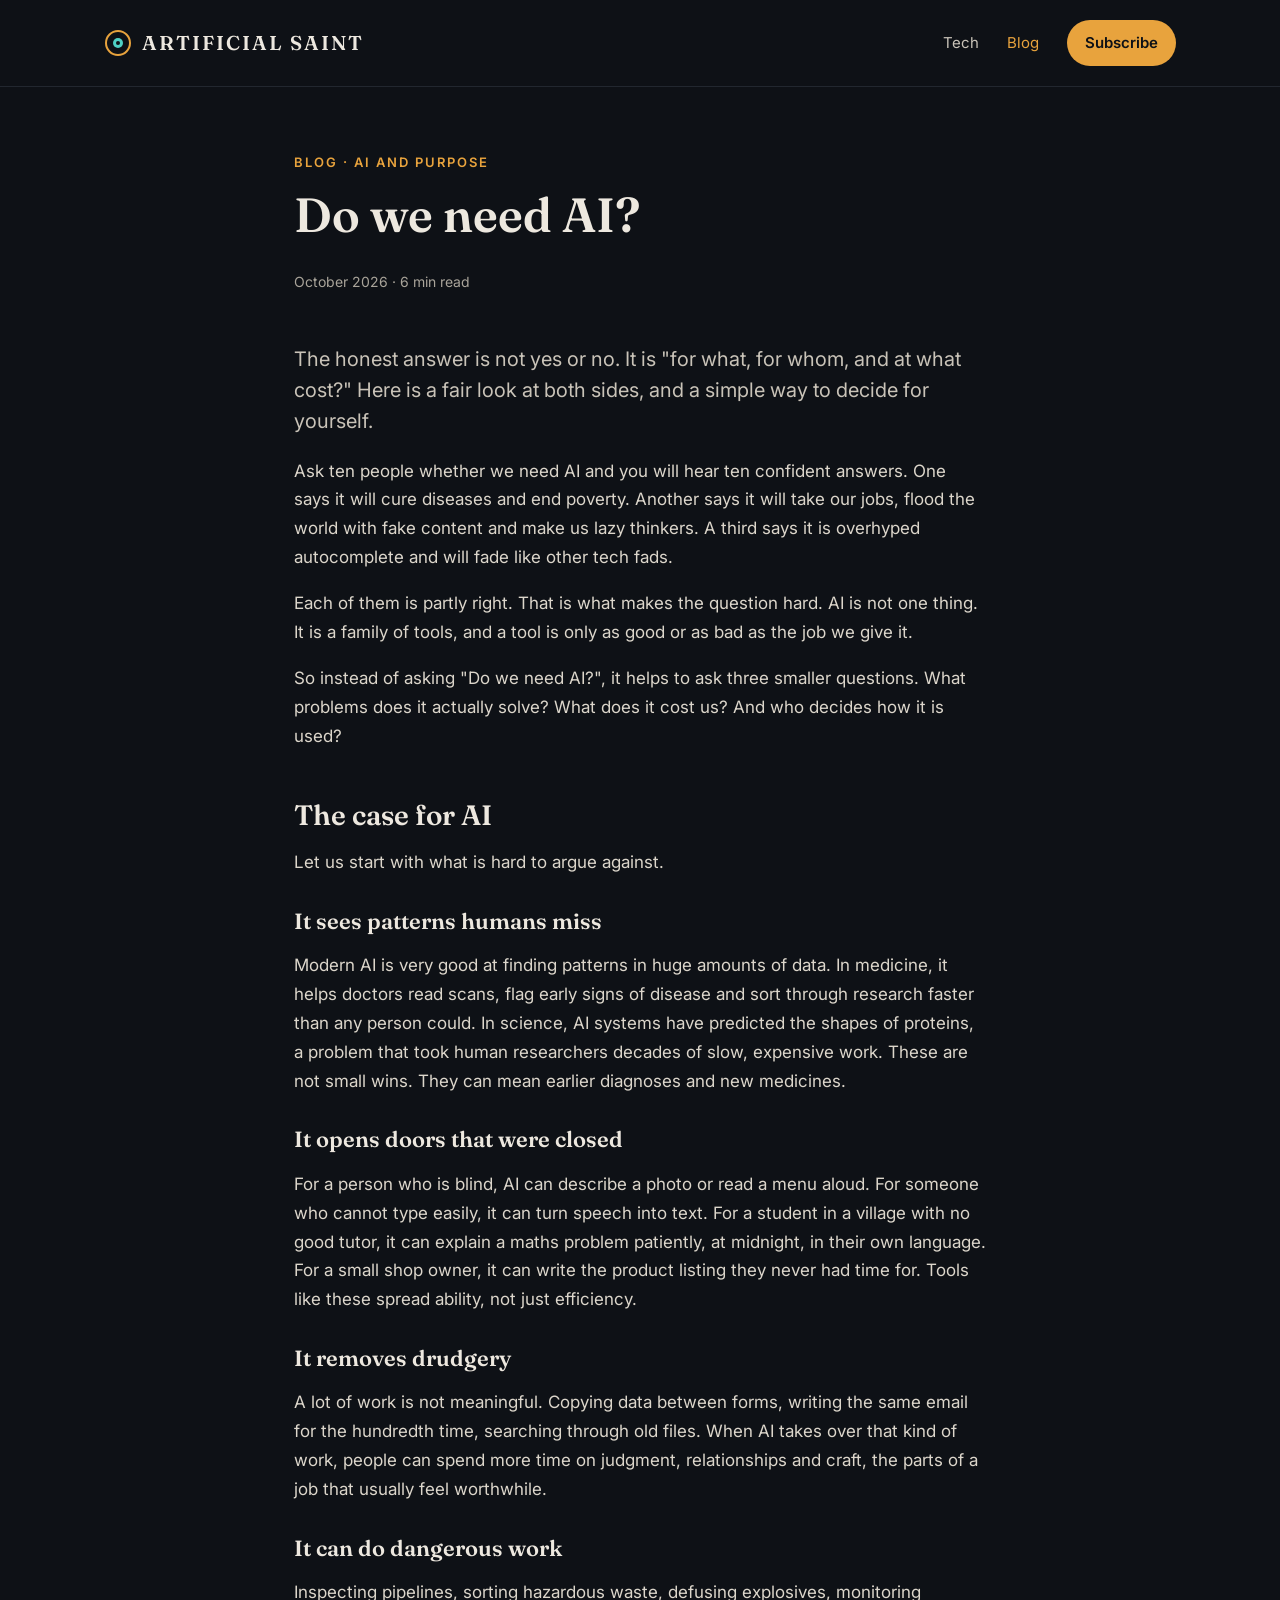
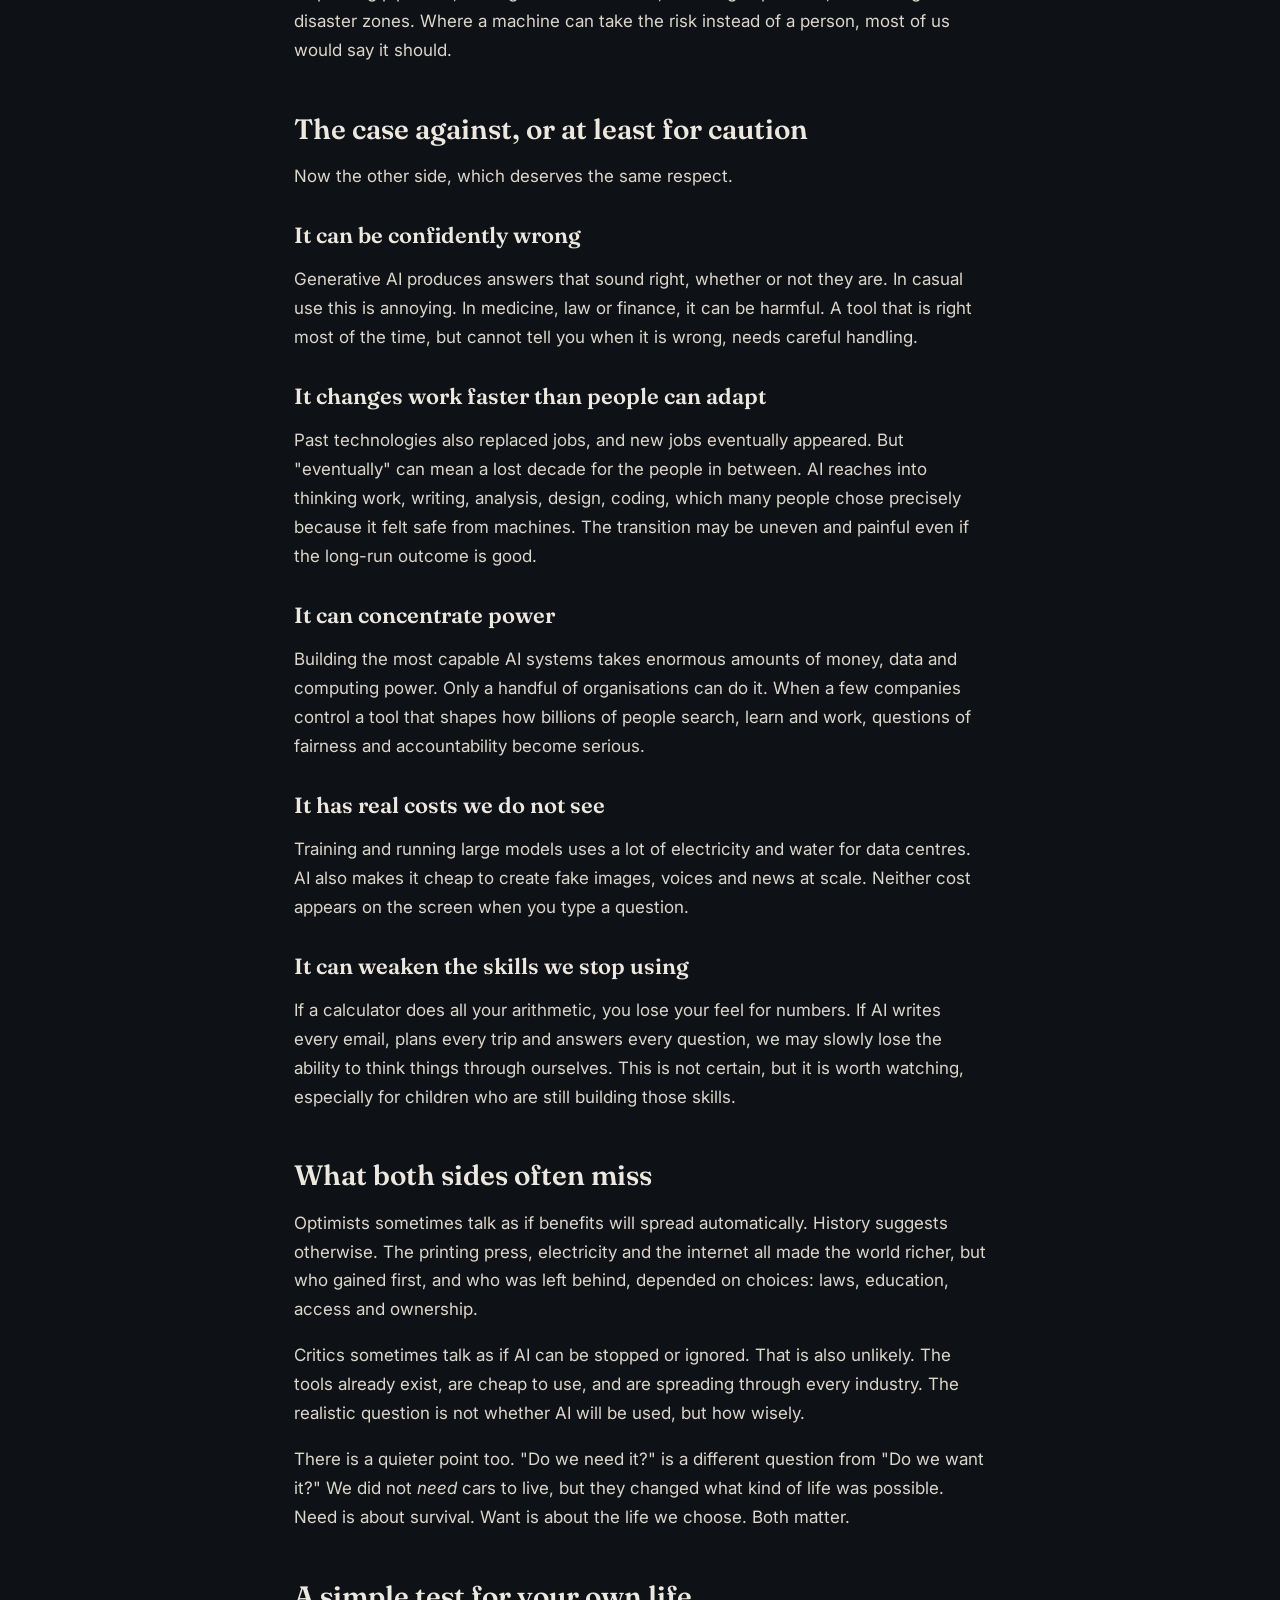
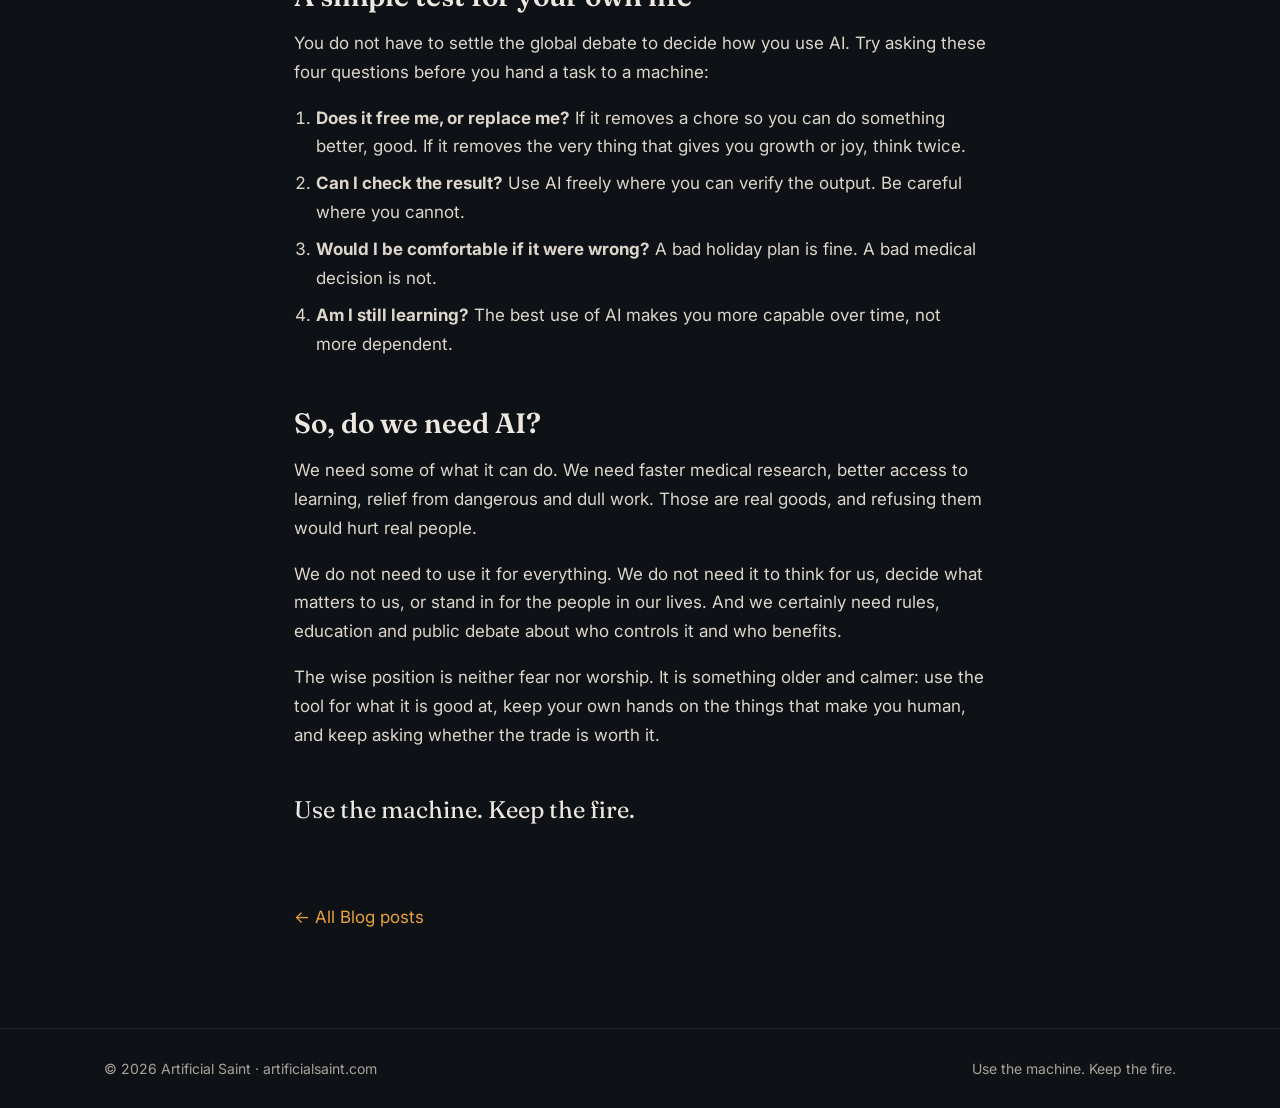
<file: blog/do-we-need-ai.html>
<!doctype html>
<html lang="en">
<head>
<meta charset="utf-8">
<meta name="viewport" content="width=device-width, initial-scale=1">
<script async src="https://pagead2.googlesyndication.com/pagead/js/adsbygoogle.js?client=ca-pub-4591474599570983"
     crossorigin="anonymous"></script>
<title>Do we need AI? | Artificial Saint</title>
<meta name="description" content="A fair look at the case for and against AI, and a simple four-question test to decide how much of it you need in your own life.">
<meta property="og:title" content="Do we need AI? | Artificial Saint">
<meta property="og:description" content="A fair look at the case for and against AI, and a simple four-question test to decide how much of it you need in your own life.">
<meta property="og:url" content="https://artificialsaint.com/blog/do-we-need-ai.html">
<link rel="canonical" href="https://artificialsaint.com/blog/do-we-need-ai.html">
<link rel="preconnect" href="https://fonts.googleapis.com">
<link rel="preconnect" href="https://fonts.gstatic.com" crossorigin>
<link href="https://fonts.googleapis.com/css2?family=Fraunces:ital,opsz,wght@0,9..144,400;0,9..144,600;1,9..144,400&family=Inter:wght@400;500;600&display=swap" rel="stylesheet">
<link rel="stylesheet" href="/assets/site.css">
</head>
<body>
<header>
  <nav class="wrap" aria-label="Main">
    <a href="/" class="logo">
      <svg width="28" height="28" viewBox="0 0 28 28" aria-hidden="true"><circle cx="14" cy="14" r="12" fill="none" stroke="#E8A33D" stroke-width="2"/><circle cx="14" cy="14" r="5" fill="#4FD1C5"/><circle cx="14" cy="14" r="2" fill="#0E1116"/></svg>
      <span>Artificial Saint</span>
    </a>
    <div class="navlinks">
      <a href="/tech/">Tech</a>
      <a href="/blog/" aria-current="page">Blog</a>
      <a href="/#subscribe" class="btn btn-primary">Subscribe</a>
    </div>
  </nav>
</header>
<main>
<article class="narrow">
  <header>
    <p class="eyebrow">Blog · AI and purpose</p>
    <h1>Do we need AI?</h1>
    <p class="meta">October 2026 · 6 min read</p>
  </header>
  <p class="standfirst">The honest answer is not yes or no. It is "for what, for whom, and at what cost?" Here is a fair look at both sides, and a simple way to decide for yourself.</p>

  <p>Ask ten people whether we need AI and you will hear ten confident answers. One says it will cure diseases and end poverty. Another says it will take our jobs, flood the world with fake content and make us lazy thinkers. A third says it is overhyped autocomplete and will fade like other tech fads.</p>
  <p>Each of them is partly right. That is what makes the question hard. AI is not one thing. It is a family of tools, and a tool is only as good or as bad as the job we give it.</p>
  <p>So instead of asking "Do we need AI?", it helps to ask three smaller questions. What problems does it actually solve? What does it cost us? And who decides how it is used?</p>

  <h2>The case for AI</h2>
  <p>Let us start with what is hard to argue against.</p>
  <h3>It sees patterns humans miss</h3>
  <p>Modern AI is very good at finding patterns in huge amounts of data. In medicine, it helps doctors read scans, flag early signs of disease and sort through research faster than any person could. In science, AI systems have predicted the shapes of proteins, a problem that took human researchers decades of slow, expensive work. These are not small wins. They can mean earlier diagnoses and new medicines.</p>
  <h3>It opens doors that were closed</h3>
  <p>For a person who is blind, AI can describe a photo or read a menu aloud. For someone who cannot type easily, it can turn speech into text. For a student in a village with no good tutor, it can explain a maths problem patiently, at midnight, in their own language. For a small shop owner, it can write the product listing they never had time for. Tools like these spread ability, not just efficiency.</p>
  <h3>It removes drudgery</h3>
  <p>A lot of work is not meaningful. Copying data between forms, writing the same email for the hundredth time, searching through old files. When AI takes over that kind of work, people can spend more time on judgment, relationships and craft, the parts of a job that usually feel worthwhile.</p>
  <h3>It can do dangerous work</h3>
  <p>Inspecting pipelines, sorting hazardous waste, defusing explosives, monitoring disaster zones. Where a machine can take the risk instead of a person, most of us would say it should.</p>

  <h2>The case against, or at least for caution</h2>
  <p>Now the other side, which deserves the same respect.</p>
  <h3>It can be confidently wrong</h3>
  <p>Generative AI produces answers that sound right, whether or not they are. In casual use this is annoying. In medicine, law or finance, it can be harmful. A tool that is right most of the time, but cannot tell you when it is wrong, needs careful handling.</p>
  <h3>It changes work faster than people can adapt</h3>
  <p>Past technologies also replaced jobs, and new jobs eventually appeared. But "eventually" can mean a lost decade for the people in between. AI reaches into thinking work, writing, analysis, design, coding, which many people chose precisely because it felt safe from machines. The transition may be uneven and painful even if the long-run outcome is good.</p>
  <h3>It can concentrate power</h3>
  <p>Building the most capable AI systems takes enormous amounts of money, data and computing power. Only a handful of organisations can do it. When a few companies control a tool that shapes how billions of people search, learn and work, questions of fairness and accountability become serious.</p>
  <h3>It has real costs we do not see</h3>
  <p>Training and running large models uses a lot of electricity and water for data centres. AI also makes it cheap to create fake images, voices and news at scale. Neither cost appears on the screen when you type a question.</p>
  <h3>It can weaken the skills we stop using</h3>
  <p>If a calculator does all your arithmetic, you lose your feel for numbers. If AI writes every email, plans every trip and answers every question, we may slowly lose the ability to think things through ourselves. This is not certain, but it is worth watching, especially for children who are still building those skills.</p>

  <h2>What both sides often miss</h2>
  <p>Optimists sometimes talk as if benefits will spread automatically. History suggests otherwise. The printing press, electricity and the internet all made the world richer, but who gained first, and who was left behind, depended on choices: laws, education, access and ownership.</p>
  <p>Critics sometimes talk as if AI can be stopped or ignored. That is also unlikely. The tools already exist, are cheap to use, and are spreading through every industry. The realistic question is not whether AI will be used, but how wisely.</p>
  <p>There is a quieter point too. "Do we need it?" is a different question from "Do we want it?" We did not <em>need</em> cars to live, but they changed what kind of life was possible. Need is about survival. Want is about the life we choose. Both matter.</p>

  <h2>A simple test for your own life</h2>
  <p>You do not have to settle the global debate to decide how you use AI. Try asking these four questions before you hand a task to a machine:</p>
  <ol>
    <li><strong>Does it free me, or replace me?</strong> If it removes a chore so you can do something better, good. If it removes the very thing that gives you growth or joy, think twice.</li>
    <li><strong>Can I check the result?</strong> Use AI freely where you can verify the output. Be careful where you cannot.</li>
    <li><strong>Would I be comfortable if it were wrong?</strong> A bad holiday plan is fine. A bad medical decision is not.</li>
    <li><strong>Am I still learning?</strong> The best use of AI makes you more capable over time, not more dependent.</li>
  </ol>

  <h2>So, do we need AI?</h2>
  <p>We need some of what it can do. We need faster medical research, better access to learning, relief from dangerous and dull work. Those are real goods, and refusing them would hurt real people.</p>
  <p>We do not need to use it for everything. We do not need it to think for us, decide what matters to us, or stand in for the people in our lives. And we certainly need rules, education and public debate about who controls it and who benefits.</p>
  <p>The wise position is neither fear nor worship. It is something older and calmer: use the tool for what it is good at, keep your own hands on the things that make you human, and keep asking whether the trade is worth it.</p>
  <p class="closing">Use the machine. Keep the fire.</p>

  <a class="back" href="/blog/">← All Blog posts</a>
</article>
</main>
<footer>
  <div class="wrap">
    <span>© 2026 Artificial Saint · artificialsaint.com</span>
    <span>Use the machine. Keep the fire.</span>
  </div>
</footer>
</body>
</html>
</file>
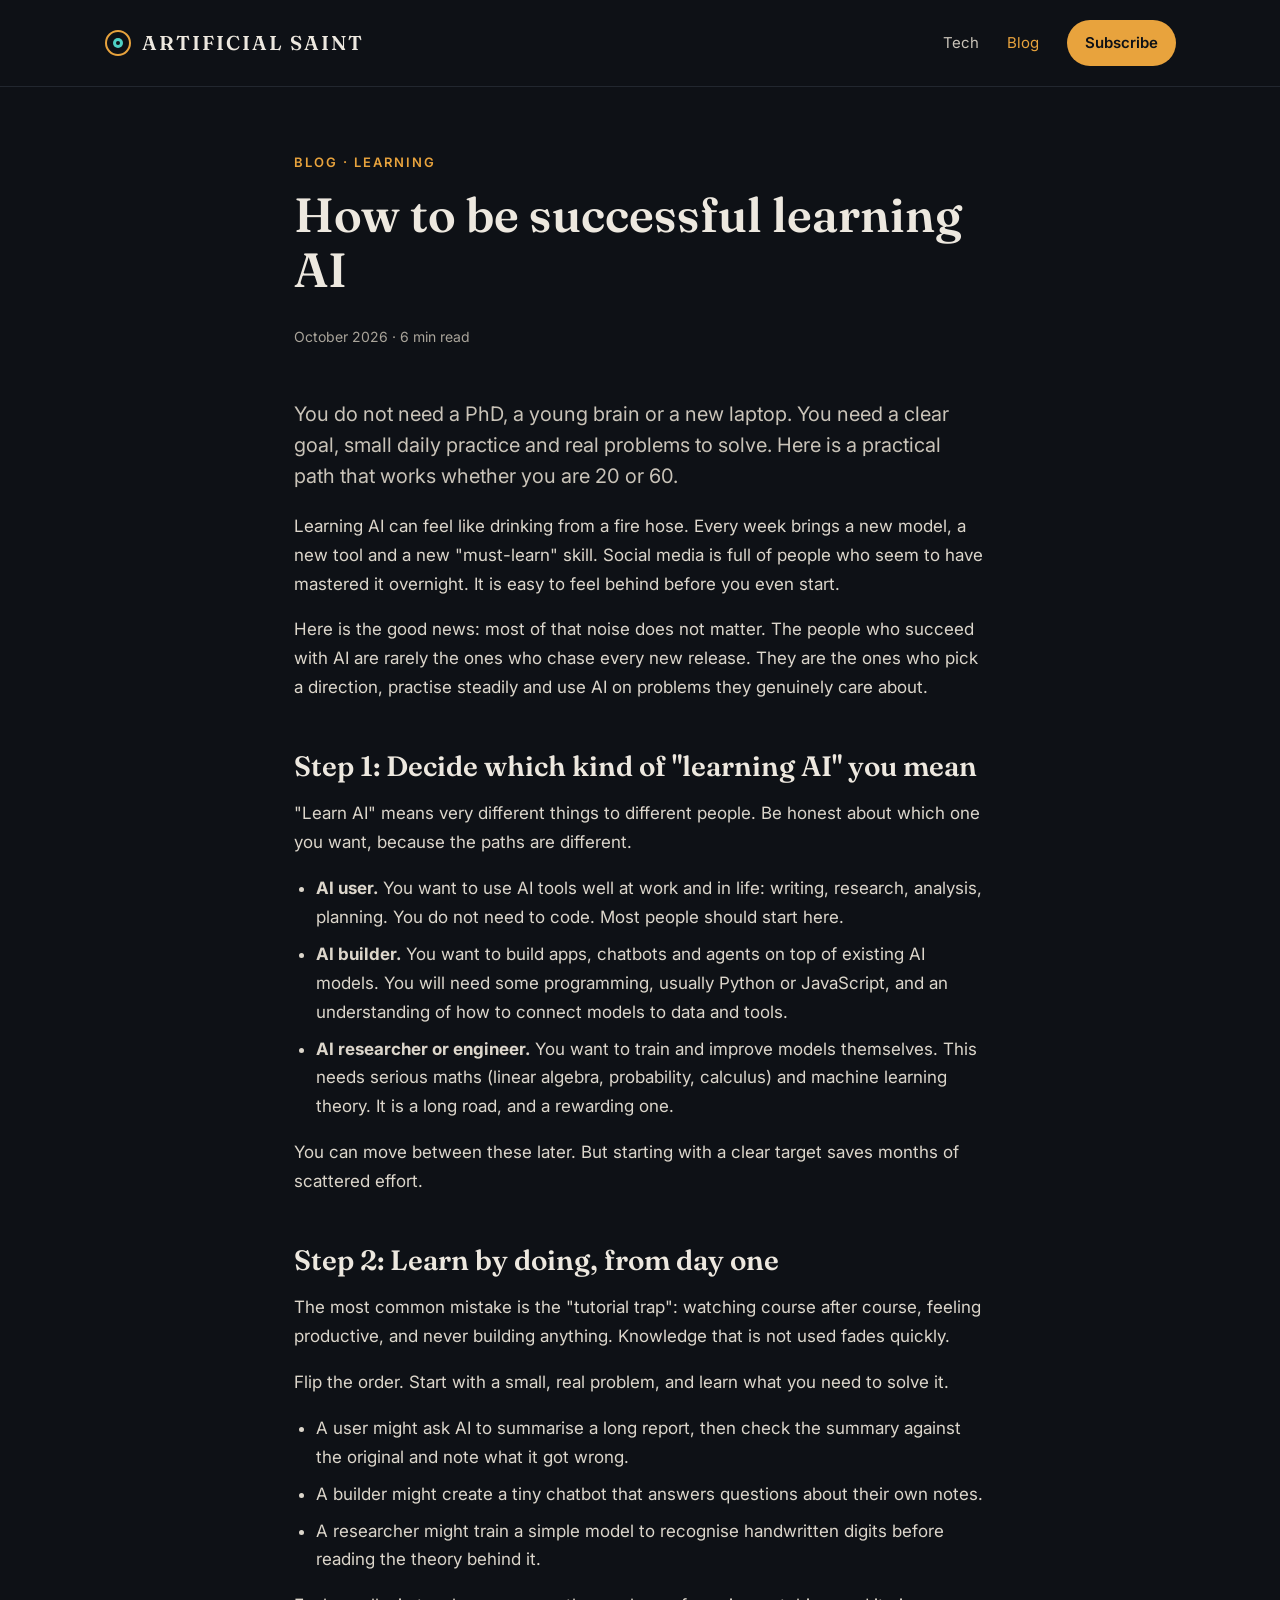
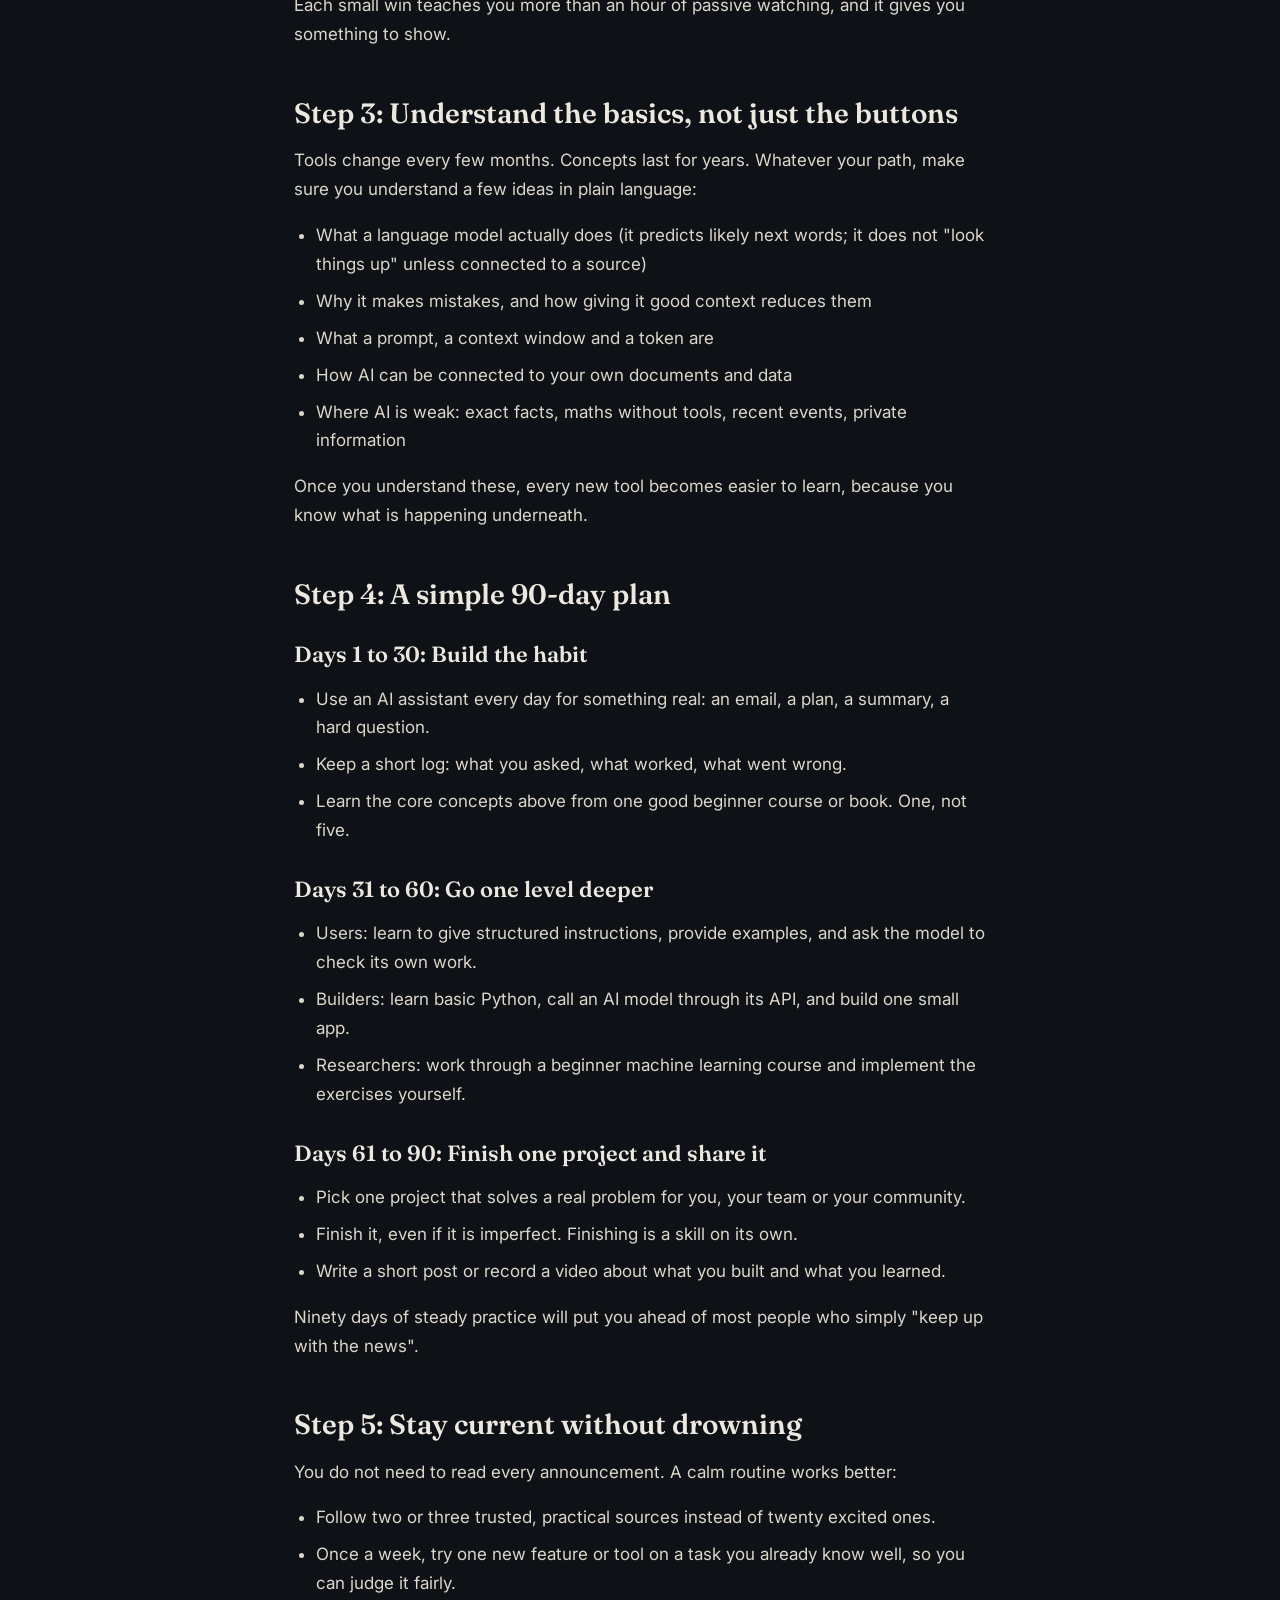
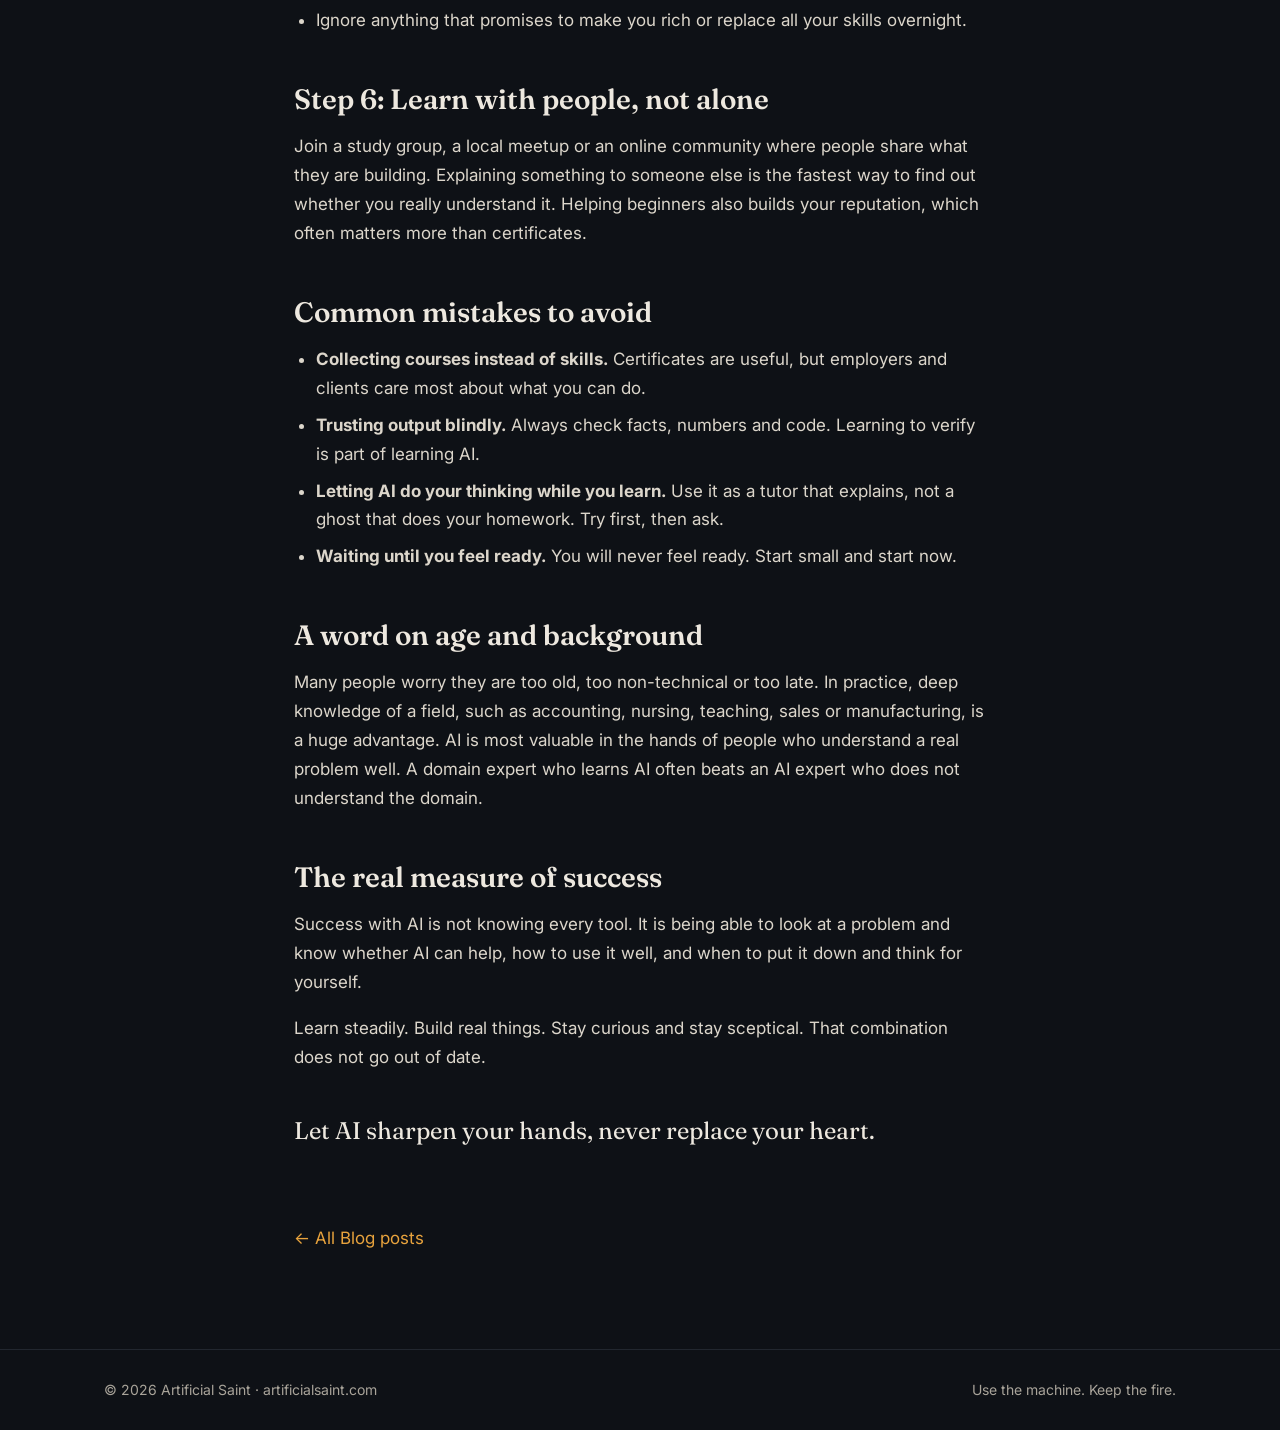
<file: blog/how-to-succeed-learning-ai.html>
<!doctype html>
<html lang="en">
<head>
<meta charset="utf-8">
<meta name="viewport" content="width=device-width, initial-scale=1">
<script async src="https://pagead2.googlesyndication.com/pagead/js/adsbygoogle.js?client=ca-pub-4591474599570983"
     crossorigin="anonymous"></script>
<title>How to be successful learning AI | Artificial Saint</title>
<meta name="description" content="A practical, no-hype path to learning AI at any age: pick your goal, learn by doing, follow a 90-day plan and avoid common mistakes.">
<meta property="og:title" content="How to be successful learning AI | Artificial Saint">
<meta property="og:description" content="A practical, no-hype path to learning AI at any age: pick your goal, learn by doing, follow a 90-day plan and avoid common mistakes.">
<meta property="og:url" content="https://artificialsaint.com/blog/how-to-succeed-learning-ai.html">
<link rel="canonical" href="https://artificialsaint.com/blog/how-to-succeed-learning-ai.html">
<link rel="preconnect" href="https://fonts.googleapis.com">
<link rel="preconnect" href="https://fonts.gstatic.com" crossorigin>
<link href="https://fonts.googleapis.com/css2?family=Fraunces:ital,opsz,wght@0,9..144,400;0,9..144,600;1,9..144,400&family=Inter:wght@400;500;600&display=swap" rel="stylesheet">
<link rel="stylesheet" href="/assets/site.css">
</head>
<body>
<header>
  <nav class="wrap" aria-label="Main">
    <a href="/" class="logo">
      <svg width="28" height="28" viewBox="0 0 28 28" aria-hidden="true"><circle cx="14" cy="14" r="12" fill="none" stroke="#E8A33D" stroke-width="2"/><circle cx="14" cy="14" r="5" fill="#4FD1C5"/><circle cx="14" cy="14" r="2" fill="#0E1116"/></svg>
      <span>Artificial Saint</span>
    </a>
    <div class="navlinks">
      <a href="/tech/">Tech</a>
      <a href="/blog/" aria-current="page">Blog</a>
      <a href="/#subscribe" class="btn btn-primary">Subscribe</a>
    </div>
  </nav>
</header>
<main>
<article class="narrow">
  <header>
    <p class="eyebrow">Blog · Learning</p>
    <h1>How to be successful learning AI</h1>
    <p class="meta">October 2026 · 6 min read</p>
  </header>
  <p class="standfirst">You do not need a PhD, a young brain or a new laptop. You need a clear goal, small daily practice and real problems to solve. Here is a practical path that works whether you are 20 or 60.</p>

  <p>Learning AI can feel like drinking from a fire hose. Every week brings a new model, a new tool and a new "must-learn" skill. Social media is full of people who seem to have mastered it overnight. It is easy to feel behind before you even start.</p>
  <p>Here is the good news: most of that noise does not matter. The people who succeed with AI are rarely the ones who chase every new release. They are the ones who pick a direction, practise steadily and use AI on problems they genuinely care about.</p>

  <h2>Step 1: Decide which kind of "learning AI" you mean</h2>
  <p>"Learn AI" means very different things to different people. Be honest about which one you want, because the paths are different.</p>
  <ul>
    <li><strong>AI user.</strong> You want to use AI tools well at work and in life: writing, research, analysis, planning. You do not need to code. Most people should start here.</li>
    <li><strong>AI builder.</strong> You want to build apps, chatbots and agents on top of existing AI models. You will need some programming, usually Python or JavaScript, and an understanding of how to connect models to data and tools.</li>
    <li><strong>AI researcher or engineer.</strong> You want to train and improve models themselves. This needs serious maths (linear algebra, probability, calculus) and machine learning theory. It is a long road, and a rewarding one.</li>
  </ul>
  <p>You can move between these later. But starting with a clear target saves months of scattered effort.</p>

  <h2>Step 2: Learn by doing, from day one</h2>
  <p>The most common mistake is the "tutorial trap": watching course after course, feeling productive, and never building anything. Knowledge that is not used fades quickly.</p>
  <p>Flip the order. Start with a small, real problem, and learn what you need to solve it.</p>
  <ul>
    <li>A user might ask AI to summarise a long report, then check the summary against the original and note what it got wrong.</li>
    <li>A builder might create a tiny chatbot that answers questions about their own notes.</li>
    <li>A researcher might train a simple model to recognise handwritten digits before reading the theory behind it.</li>
  </ul>
  <p>Each small win teaches you more than an hour of passive watching, and it gives you something to show.</p>

  <h2>Step 3: Understand the basics, not just the buttons</h2>
  <p>Tools change every few months. Concepts last for years. Whatever your path, make sure you understand a few ideas in plain language:</p>
  <ul>
    <li>What a language model actually does (it predicts likely next words; it does not "look things up" unless connected to a source)</li>
    <li>Why it makes mistakes, and how giving it good context reduces them</li>
    <li>What a prompt, a context window and a token are</li>
    <li>How AI can be connected to your own documents and data</li>
    <li>Where AI is weak: exact facts, maths without tools, recent events, private information</li>
  </ul>
  <p>Once you understand these, every new tool becomes easier to learn, because you know what is happening underneath.</p>

  <h2>Step 4: A simple 90-day plan</h2>
  <h3>Days 1 to 30: Build the habit</h3>
  <ul>
    <li>Use an AI assistant every day for something real: an email, a plan, a summary, a hard question.</li>
    <li>Keep a short log: what you asked, what worked, what went wrong.</li>
    <li>Learn the core concepts above from one good beginner course or book. One, not five.</li>
  </ul>
  <h3>Days 31 to 60: Go one level deeper</h3>
  <ul>
    <li>Users: learn to give structured instructions, provide examples, and ask the model to check its own work.</li>
    <li>Builders: learn basic Python, call an AI model through its API, and build one small app.</li>
    <li>Researchers: work through a beginner machine learning course and implement the exercises yourself.</li>
  </ul>
  <h3>Days 61 to 90: Finish one project and share it</h3>
  <ul>
    <li>Pick one project that solves a real problem for you, your team or your community.</li>
    <li>Finish it, even if it is imperfect. Finishing is a skill on its own.</li>
    <li>Write a short post or record a video about what you built and what you learned.</li>
  </ul>
  <p>Ninety days of steady practice will put you ahead of most people who simply "keep up with the news".</p>

  <h2>Step 5: Stay current without drowning</h2>
  <p>You do not need to read every announcement. A calm routine works better:</p>
  <ul>
    <li>Follow two or three trusted, practical sources instead of twenty excited ones.</li>
    <li>Once a week, try one new feature or tool on a task you already know well, so you can judge it fairly.</li>
    <li>Ignore anything that promises to make you rich or replace all your skills overnight.</li>
  </ul>

  <h2>Step 6: Learn with people, not alone</h2>
  <p>Join a study group, a local meetup or an online community where people share what they are building. Explaining something to someone else is the fastest way to find out whether you really understand it. Helping beginners also builds your reputation, which often matters more than certificates.</p>

  <h2>Common mistakes to avoid</h2>
  <ul>
    <li><strong>Collecting courses instead of skills.</strong> Certificates are useful, but employers and clients care most about what you can do.</li>
    <li><strong>Trusting output blindly.</strong> Always check facts, numbers and code. Learning to verify is part of learning AI.</li>
    <li><strong>Letting AI do your thinking while you learn.</strong> Use it as a tutor that explains, not a ghost that does your homework. Try first, then ask.</li>
    <li><strong>Waiting until you feel ready.</strong> You will never feel ready. Start small and start now.</li>
  </ul>

  <h2>A word on age and background</h2>
  <p>Many people worry they are too old, too non-technical or too late. In practice, deep knowledge of a field, such as accounting, nursing, teaching, sales or manufacturing, is a huge advantage. AI is most valuable in the hands of people who understand a real problem well. A domain expert who learns AI often beats an AI expert who does not understand the domain.</p>

  <h2>The real measure of success</h2>
  <p>Success with AI is not knowing every tool. It is being able to look at a problem and know whether AI can help, how to use it well, and when to put it down and think for yourself.</p>
  <p>Learn steadily. Build real things. Stay curious and stay sceptical. That combination does not go out of date.</p>
  <p class="closing">Let AI sharpen your hands, never replace your heart.</p>

  <a class="back" href="/blog/">← All Blog posts</a>
</article>
</main>
<footer>
  <div class="wrap">
    <span>© 2026 Artificial Saint · artificialsaint.com</span>
    <span>Use the machine. Keep the fire.</span>
  </div>
</footer>
</body>
</html>
</file>
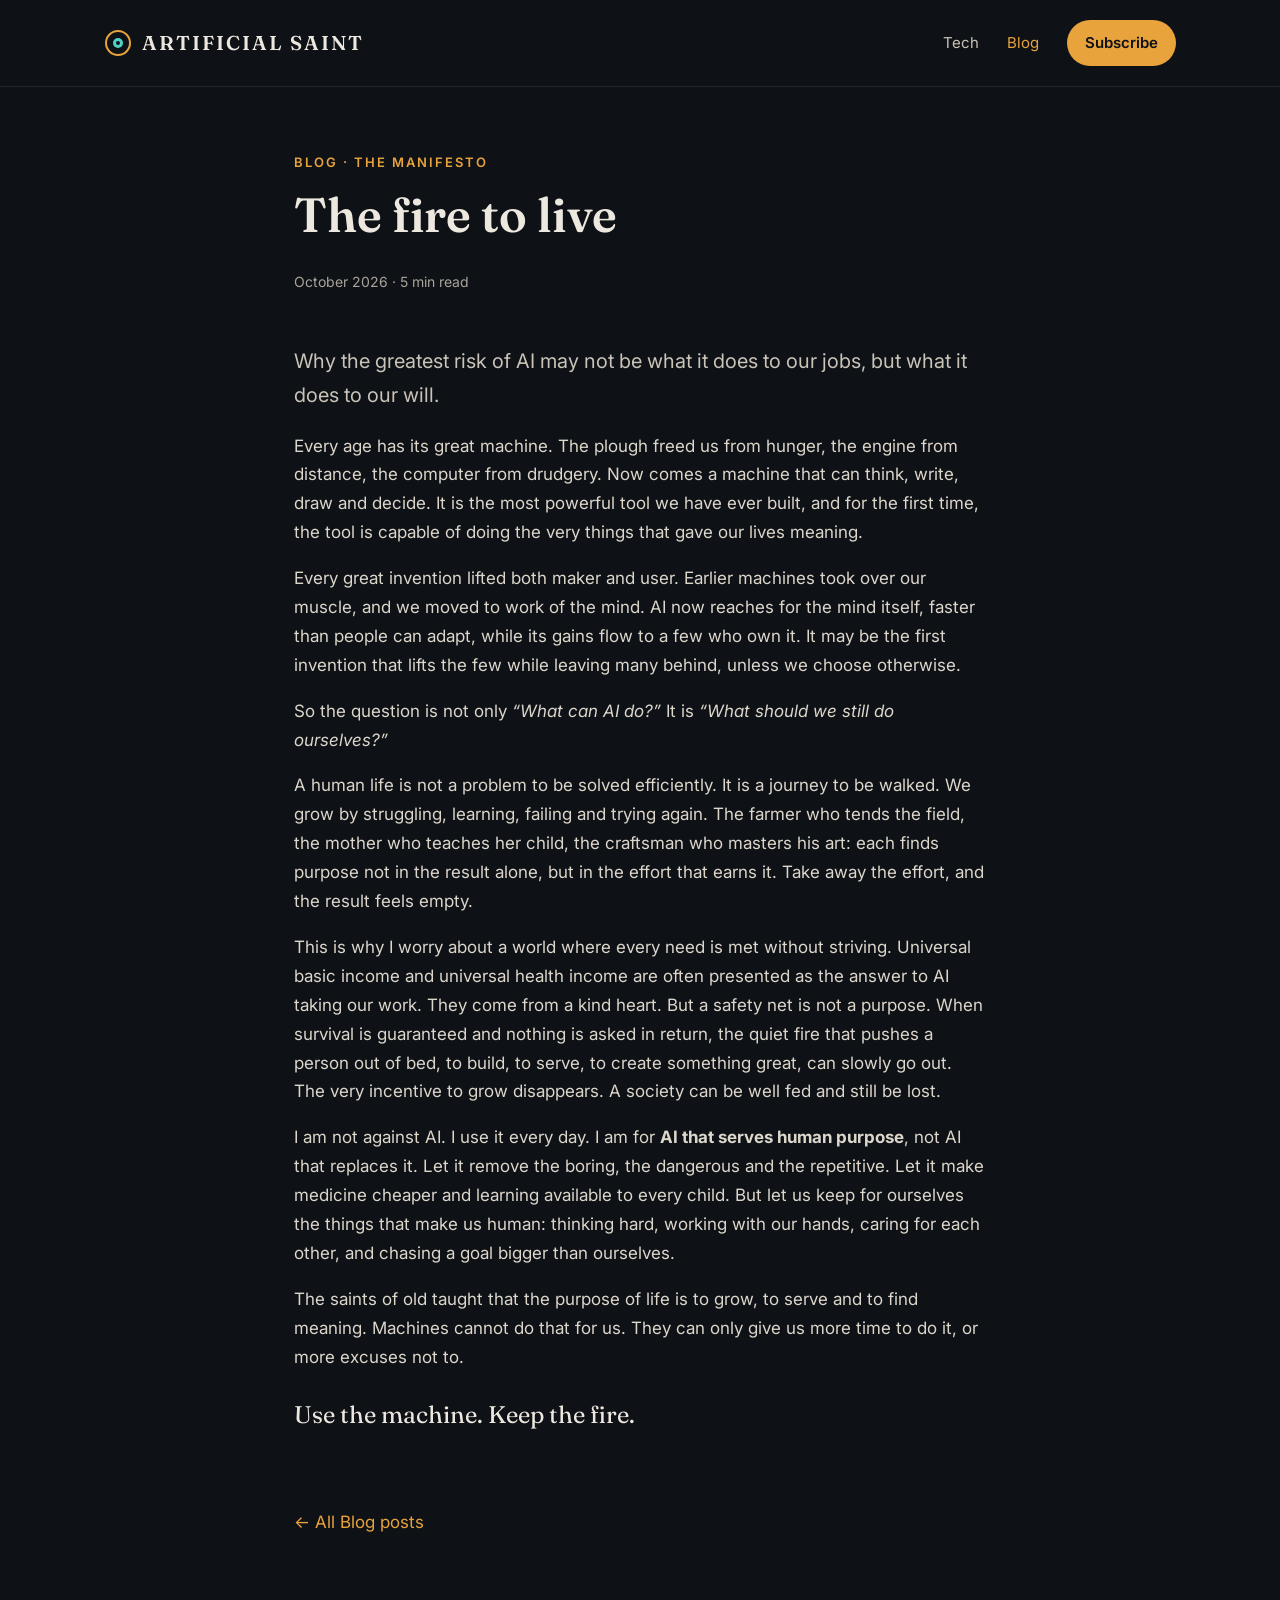
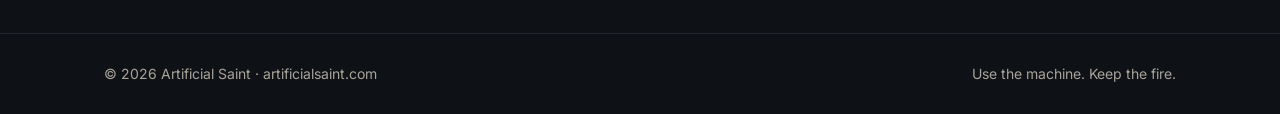
<file: blog/the-fire-to-live.html>
<!doctype html>
<html lang="en">
<head>
<meta charset="utf-8">
<meta name="viewport" content="width=device-width, initial-scale=1">
<script async src="https://pagead2.googlesyndication.com/pagead/js/adsbygoogle.js?client=ca-pub-4591474599570983"
     crossorigin="anonymous"></script>
<title>The fire to live | Artificial Saint</title>
<meta name="description" content="Why the greatest risk of AI may not be what it does to our jobs, but what it does to our will.">
<meta property="og:title" content="The fire to live | Artificial Saint">
<meta property="og:description" content="Why the greatest risk of AI may not be what it does to our jobs, but what it does to our will.">
<meta property="og:url" content="https://artificialsaint.com/blog/the-fire-to-live.html">
<link rel="canonical" href="https://artificialsaint.com/blog/the-fire-to-live.html">
<link rel="preconnect" href="https://fonts.googleapis.com">
<link rel="preconnect" href="https://fonts.gstatic.com" crossorigin>
<link href="https://fonts.googleapis.com/css2?family=Fraunces:ital,opsz,wght@0,9..144,400;0,9..144,600;1,9..144,400&family=Inter:wght@400;500;600&display=swap" rel="stylesheet">
<link rel="stylesheet" href="/assets/site.css">
</head>
<body>
<header>
  <nav class="wrap" aria-label="Main">
    <a href="/" class="logo">
      <svg width="28" height="28" viewBox="0 0 28 28" aria-hidden="true"><circle cx="14" cy="14" r="12" fill="none" stroke="#E8A33D" stroke-width="2"/><circle cx="14" cy="14" r="5" fill="#4FD1C5"/><circle cx="14" cy="14" r="2" fill="#0E1116"/></svg>
      <span>Artificial Saint</span>
    </a>
    <div class="navlinks">
      <a href="/tech/">Tech</a>
      <a href="/blog/" aria-current="page">Blog</a>
      <a href="/#subscribe" class="btn btn-primary">Subscribe</a>
    </div>
  </nav>
</header>
<main>
<article class="narrow">
  <header>
    <p class="eyebrow">Blog · The manifesto</p>
    <h1>The fire to live</h1>
    <p class="meta">October 2026 · 5 min read</p>
  </header>
  <p style="font-size:20px;color:var(--soft)">Why the greatest risk of AI may not be what it does to our jobs, but what it does to our will.</p>
  <p>Every age has its great machine. The plough freed us from hunger, the engine from distance, the computer from drudgery. Now comes a machine that can think, write, draw and decide. It is the most powerful tool we have ever built, and for the first time, the tool is capable of doing the very things that gave our lives meaning.</p>
  <p>Every great invention lifted both maker and user. Earlier machines took over our muscle, and we moved to work of the mind. AI now reaches for the mind itself, faster than people can adapt, while its gains flow to a few who own it. It may be the first invention that lifts the few while leaving many behind, unless we choose otherwise.</p>
  <p>So the question is not only <em>“What can AI do?”</em> It is <em>“What should we still do ourselves?”</em></p>
  <p>A human life is not a problem to be solved efficiently. It is a journey to be walked. We grow by struggling, learning, failing and trying again. The farmer who tends the field, the mother who teaches her child, the craftsman who masters his art: each finds purpose not in the result alone, but in the effort that earns it. Take away the effort, and the result feels empty.</p>
  <p>This is why I worry about a world where every need is met without striving. Universal basic income and universal health income are often presented as the answer to AI taking our work. They come from a kind heart. But a safety net is not a purpose. When survival is guaranteed and nothing is asked in return, the quiet fire that pushes a person out of bed, to build, to serve, to create something great, can slowly go out. The very incentive to grow disappears. A society can be well fed and still be lost.</p>
  <p>I am not against AI. I use it every day. I am for <strong>AI that serves human purpose</strong>, not AI that replaces it. Let it remove the boring, the dangerous and the repetitive. Let it make medicine cheaper and learning available to every child. But let us keep for ourselves the things that make us human: thinking hard, working with our hands, caring for each other, and chasing a goal bigger than ourselves.</p>
  <p>The saints of old taught that the purpose of life is to grow, to serve and to find meaning. Machines cannot do that for us. They can only give us more time to do it, or more excuses not to.</p>
  <p style="font-family:var(--serif);font-size:24px;color:var(--text)">Use the machine. Keep the fire.</p>
  <a class="back" href="/blog/">← All Blog posts</a>
</article>
</main>
<footer>
  <div class="wrap">
    <span>© 2026 Artificial Saint · artificialsaint.com</span>
    <span>Use the machine. Keep the fire.</span>
  </div>
</footer>
</body>
</html>
</file>
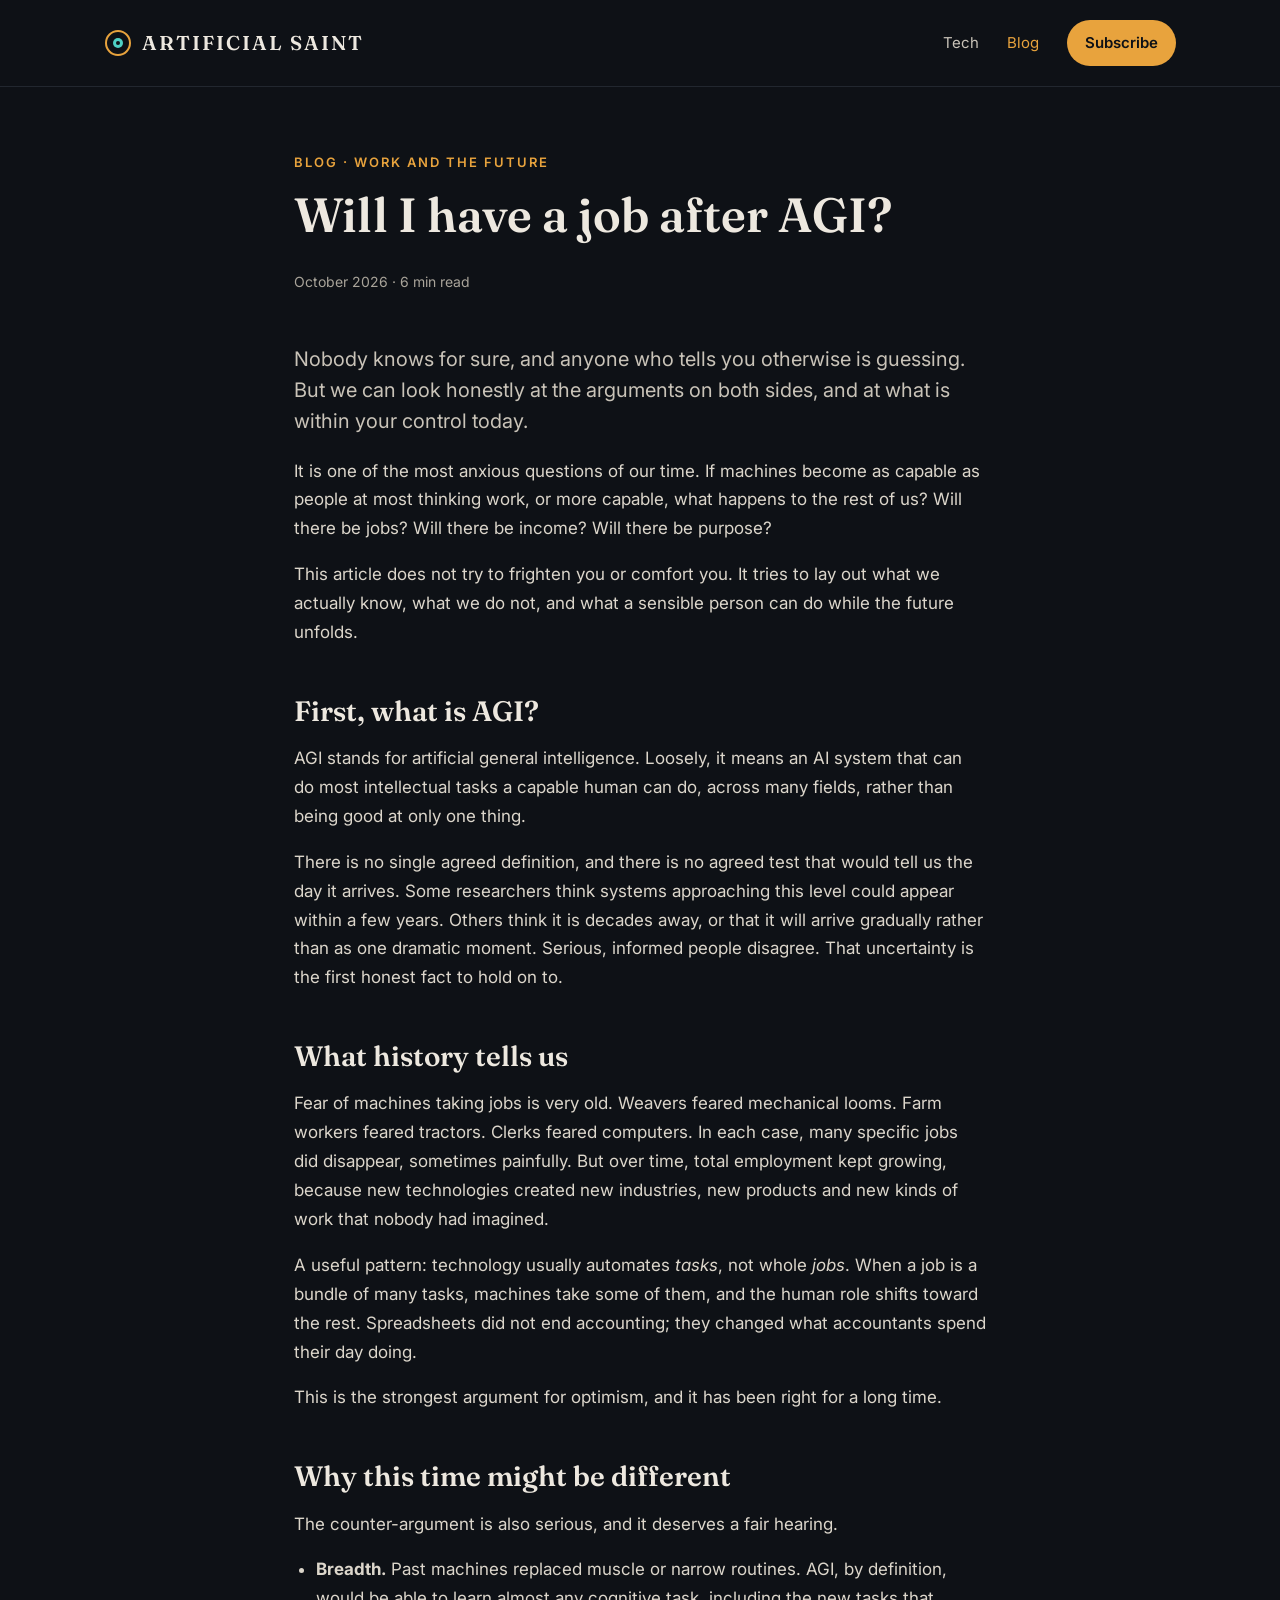
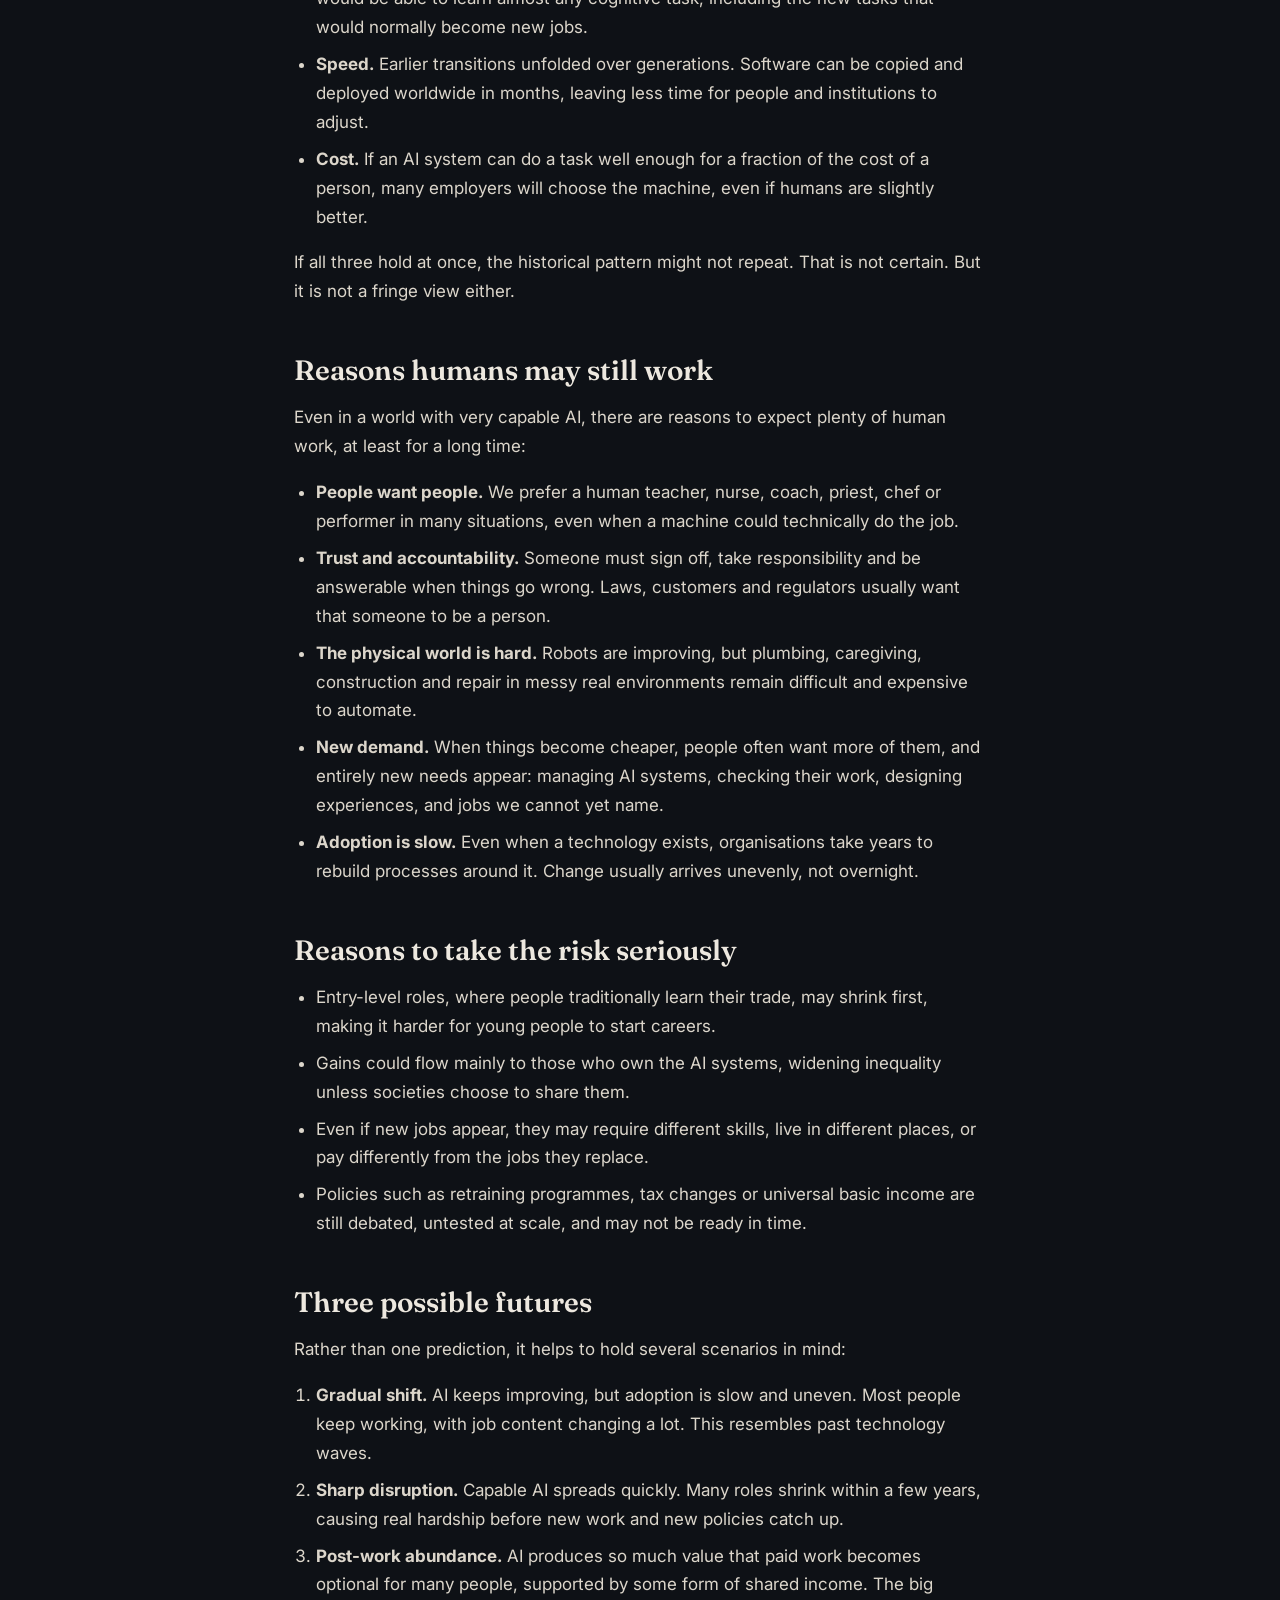
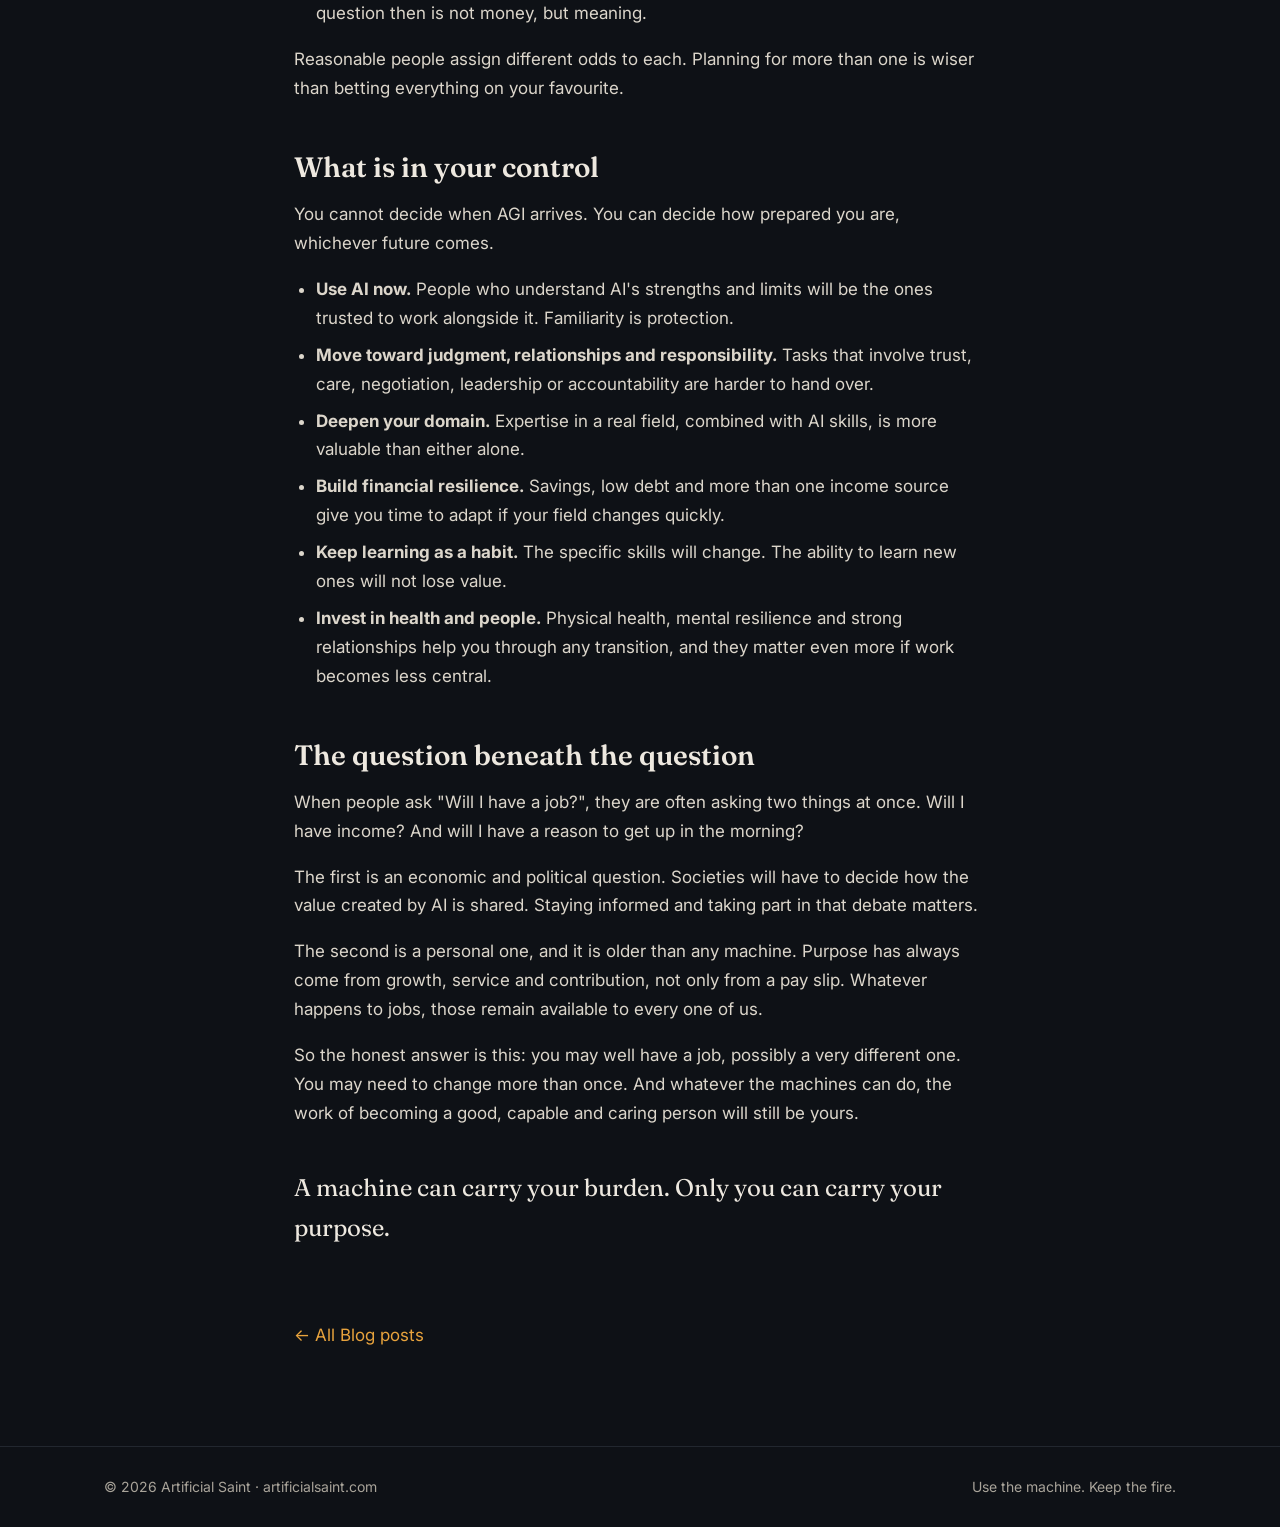
<file: blog/will-i-have-a-job-after-agi.html>
<!doctype html>
<html lang="en">
<head>
<meta charset="utf-8">
<meta name="viewport" content="width=device-width, initial-scale=1">
<script async src="https://pagead2.googlesyndication.com/pagead/js/adsbygoogle.js?client=ca-pub-4591474599570983"
     crossorigin="anonymous"></script>
<title>Will I have a job after AGI? | Artificial Saint</title>
<meta name="description" content="An honest, balanced look at work after artificial general intelligence: what history says, why this time might differ, and what is in your control.">
<meta property="og:title" content="Will I have a job after AGI? | Artificial Saint">
<meta property="og:description" content="An honest, balanced look at work after artificial general intelligence: what history says, why this time might differ, and what is in your control.">
<meta property="og:url" content="https://artificialsaint.com/blog/will-i-have-a-job-after-agi.html">
<link rel="canonical" href="https://artificialsaint.com/blog/will-i-have-a-job-after-agi.html">
<link rel="preconnect" href="https://fonts.googleapis.com">
<link rel="preconnect" href="https://fonts.gstatic.com" crossorigin>
<link href="https://fonts.googleapis.com/css2?family=Fraunces:ital,opsz,wght@0,9..144,400;0,9..144,600;1,9..144,400&family=Inter:wght@400;500;600&display=swap" rel="stylesheet">
<link rel="stylesheet" href="/assets/site.css">
</head>
<body>
<header>
  <nav class="wrap" aria-label="Main">
    <a href="/" class="logo">
      <svg width="28" height="28" viewBox="0 0 28 28" aria-hidden="true"><circle cx="14" cy="14" r="12" fill="none" stroke="#E8A33D" stroke-width="2"/><circle cx="14" cy="14" r="5" fill="#4FD1C5"/><circle cx="14" cy="14" r="2" fill="#0E1116"/></svg>
      <span>Artificial Saint</span>
    </a>
    <div class="navlinks">
      <a href="/tech/">Tech</a>
      <a href="/blog/" aria-current="page">Blog</a>
      <a href="/#subscribe" class="btn btn-primary">Subscribe</a>
    </div>
  </nav>
</header>
<main>
<article class="narrow">
  <header>
    <p class="eyebrow">Blog · Work and the future</p>
    <h1>Will I have a job after AGI?</h1>
    <p class="meta">October 2026 · 6 min read</p>
  </header>
  <p class="standfirst">Nobody knows for sure, and anyone who tells you otherwise is guessing. But we can look honestly at the arguments on both sides, and at what is within your control today.</p>

  <p>It is one of the most anxious questions of our time. If machines become as capable as people at most thinking work, or more capable, what happens to the rest of us? Will there be jobs? Will there be income? Will there be purpose?</p>
  <p>This article does not try to frighten you or comfort you. It tries to lay out what we actually know, what we do not, and what a sensible person can do while the future unfolds.</p>

  <h2>First, what is AGI?</h2>
  <p>AGI stands for artificial general intelligence. Loosely, it means an AI system that can do most intellectual tasks a capable human can do, across many fields, rather than being good at only one thing.</p>
  <p>There is no single agreed definition, and there is no agreed test that would tell us the day it arrives. Some researchers think systems approaching this level could appear within a few years. Others think it is decades away, or that it will arrive gradually rather than as one dramatic moment. Serious, informed people disagree. That uncertainty is the first honest fact to hold on to.</p>

  <h2>What history tells us</h2>
  <p>Fear of machines taking jobs is very old. Weavers feared mechanical looms. Farm workers feared tractors. Clerks feared computers. In each case, many specific jobs did disappear, sometimes painfully. But over time, total employment kept growing, because new technologies created new industries, new products and new kinds of work that nobody had imagined.</p>
  <p>A useful pattern: technology usually automates <em>tasks</em>, not whole <em>jobs</em>. When a job is a bundle of many tasks, machines take some of them, and the human role shifts toward the rest. Spreadsheets did not end accounting; they changed what accountants spend their day doing.</p>
  <p>This is the strongest argument for optimism, and it has been right for a long time.</p>

  <h2>Why this time might be different</h2>
  <p>The counter-argument is also serious, and it deserves a fair hearing.</p>
  <ul>
    <li><strong>Breadth.</strong> Past machines replaced muscle or narrow routines. AGI, by definition, would be able to learn almost any cognitive task, including the new tasks that would normally become new jobs.</li>
    <li><strong>Speed.</strong> Earlier transitions unfolded over generations. Software can be copied and deployed worldwide in months, leaving less time for people and institutions to adjust.</li>
    <li><strong>Cost.</strong> If an AI system can do a task well enough for a fraction of the cost of a person, many employers will choose the machine, even if humans are slightly better.</li>
  </ul>
  <p>If all three hold at once, the historical pattern might not repeat. That is not certain. But it is not a fringe view either.</p>

  <h2>Reasons humans may still work</h2>
  <p>Even in a world with very capable AI, there are reasons to expect plenty of human work, at least for a long time:</p>
  <ul>
    <li><strong>People want people.</strong> We prefer a human teacher, nurse, coach, priest, chef or performer in many situations, even when a machine could technically do the job.</li>
    <li><strong>Trust and accountability.</strong> Someone must sign off, take responsibility and be answerable when things go wrong. Laws, customers and regulators usually want that someone to be a person.</li>
    <li><strong>The physical world is hard.</strong> Robots are improving, but plumbing, caregiving, construction and repair in messy real environments remain difficult and expensive to automate.</li>
    <li><strong>New demand.</strong> When things become cheaper, people often want more of them, and entirely new needs appear: managing AI systems, checking their work, designing experiences, and jobs we cannot yet name.</li>
    <li><strong>Adoption is slow.</strong> Even when a technology exists, organisations take years to rebuild processes around it. Change usually arrives unevenly, not overnight.</li>
  </ul>

  <h2>Reasons to take the risk seriously</h2>
  <ul>
    <li>Entry-level roles, where people traditionally learn their trade, may shrink first, making it harder for young people to start careers.</li>
    <li>Gains could flow mainly to those who own the AI systems, widening inequality unless societies choose to share them.</li>
    <li>Even if new jobs appear, they may require different skills, live in different places, or pay differently from the jobs they replace.</li>
    <li>Policies such as retraining programmes, tax changes or universal basic income are still debated, untested at scale, and may not be ready in time.</li>
  </ul>

  <h2>Three possible futures</h2>
  <p>Rather than one prediction, it helps to hold several scenarios in mind:</p>
  <ol>
    <li><strong>Gradual shift.</strong> AI keeps improving, but adoption is slow and uneven. Most people keep working, with job content changing a lot. This resembles past technology waves.</li>
    <li><strong>Sharp disruption.</strong> Capable AI spreads quickly. Many roles shrink within a few years, causing real hardship before new work and new policies catch up.</li>
    <li><strong>Post-work abundance.</strong> AI produces so much value that paid work becomes optional for many people, supported by some form of shared income. The big question then is not money, but meaning.</li>
  </ol>
  <p>Reasonable people assign different odds to each. Planning for more than one is wiser than betting everything on your favourite.</p>

  <h2>What is in your control</h2>
  <p>You cannot decide when AGI arrives. You can decide how prepared you are, whichever future comes.</p>
  <ul>
    <li><strong>Use AI now.</strong> People who understand AI's strengths and limits will be the ones trusted to work alongside it. Familiarity is protection.</li>
    <li><strong>Move toward judgment, relationships and responsibility.</strong> Tasks that involve trust, care, negotiation, leadership or accountability are harder to hand over.</li>
    <li><strong>Deepen your domain.</strong> Expertise in a real field, combined with AI skills, is more valuable than either alone.</li>
    <li><strong>Build financial resilience.</strong> Savings, low debt and more than one income source give you time to adapt if your field changes quickly.</li>
    <li><strong>Keep learning as a habit.</strong> The specific skills will change. The ability to learn new ones will not lose value.</li>
    <li><strong>Invest in health and people.</strong> Physical health, mental resilience and strong relationships help you through any transition, and they matter even more if work becomes less central.</li>
  </ul>

  <h2>The question beneath the question</h2>
  <p>When people ask "Will I have a job?", they are often asking two things at once. Will I have income? And will I have a reason to get up in the morning?</p>
  <p>The first is an economic and political question. Societies will have to decide how the value created by AI is shared. Staying informed and taking part in that debate matters.</p>
  <p>The second is a personal one, and it is older than any machine. Purpose has always come from growth, service and contribution, not only from a pay slip. Whatever happens to jobs, those remain available to every one of us.</p>
  <p>So the honest answer is this: you may well have a job, possibly a very different one. You may need to change more than once. And whatever the machines can do, the work of becoming a good, capable and caring person will still be yours.</p>
  <p class="closing">A machine can carry your burden. Only you can carry your purpose.</p>

  <a class="back" href="/blog/">← All Blog posts</a>
</article>
</main>
<footer>
  <div class="wrap">
    <span>© 2026 Artificial Saint · artificialsaint.com</span>
    <span>Use the machine. Keep the fire.</span>
  </div>
</footer>
</body>
</html>
</file>
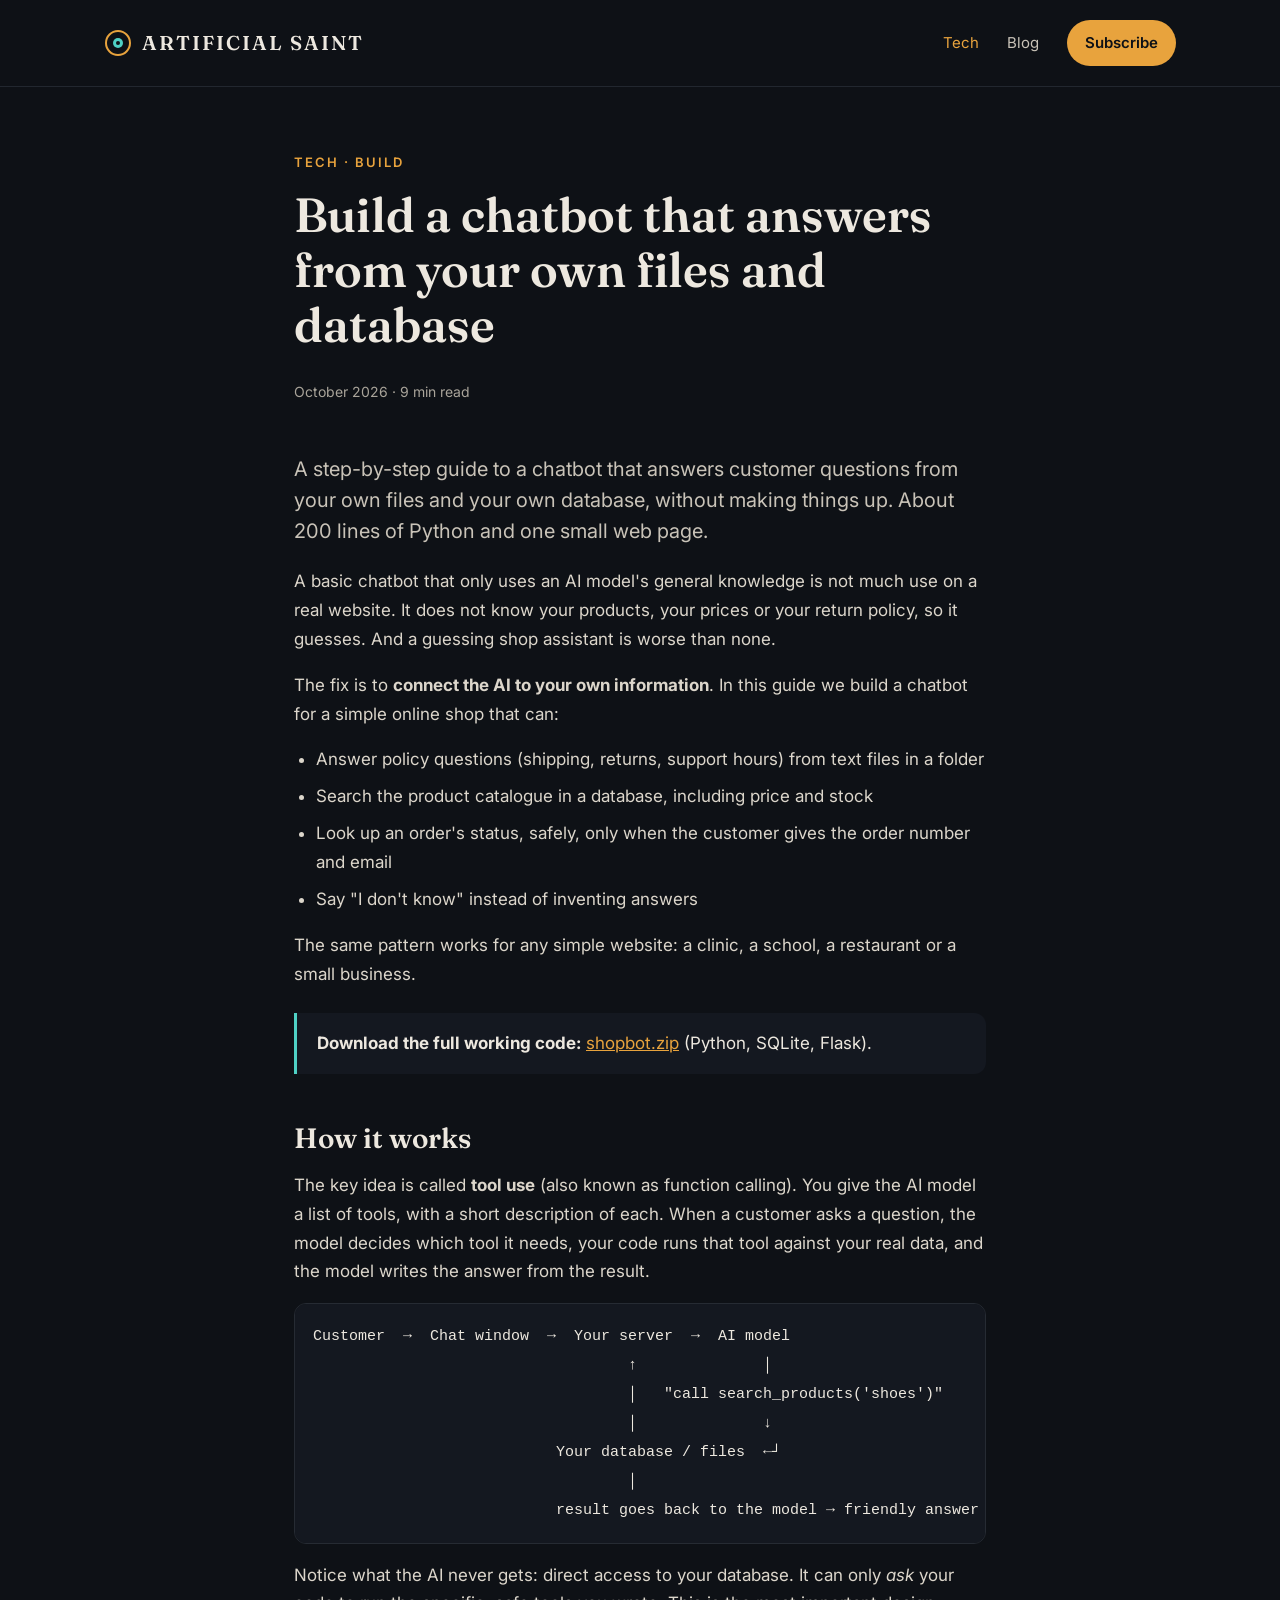
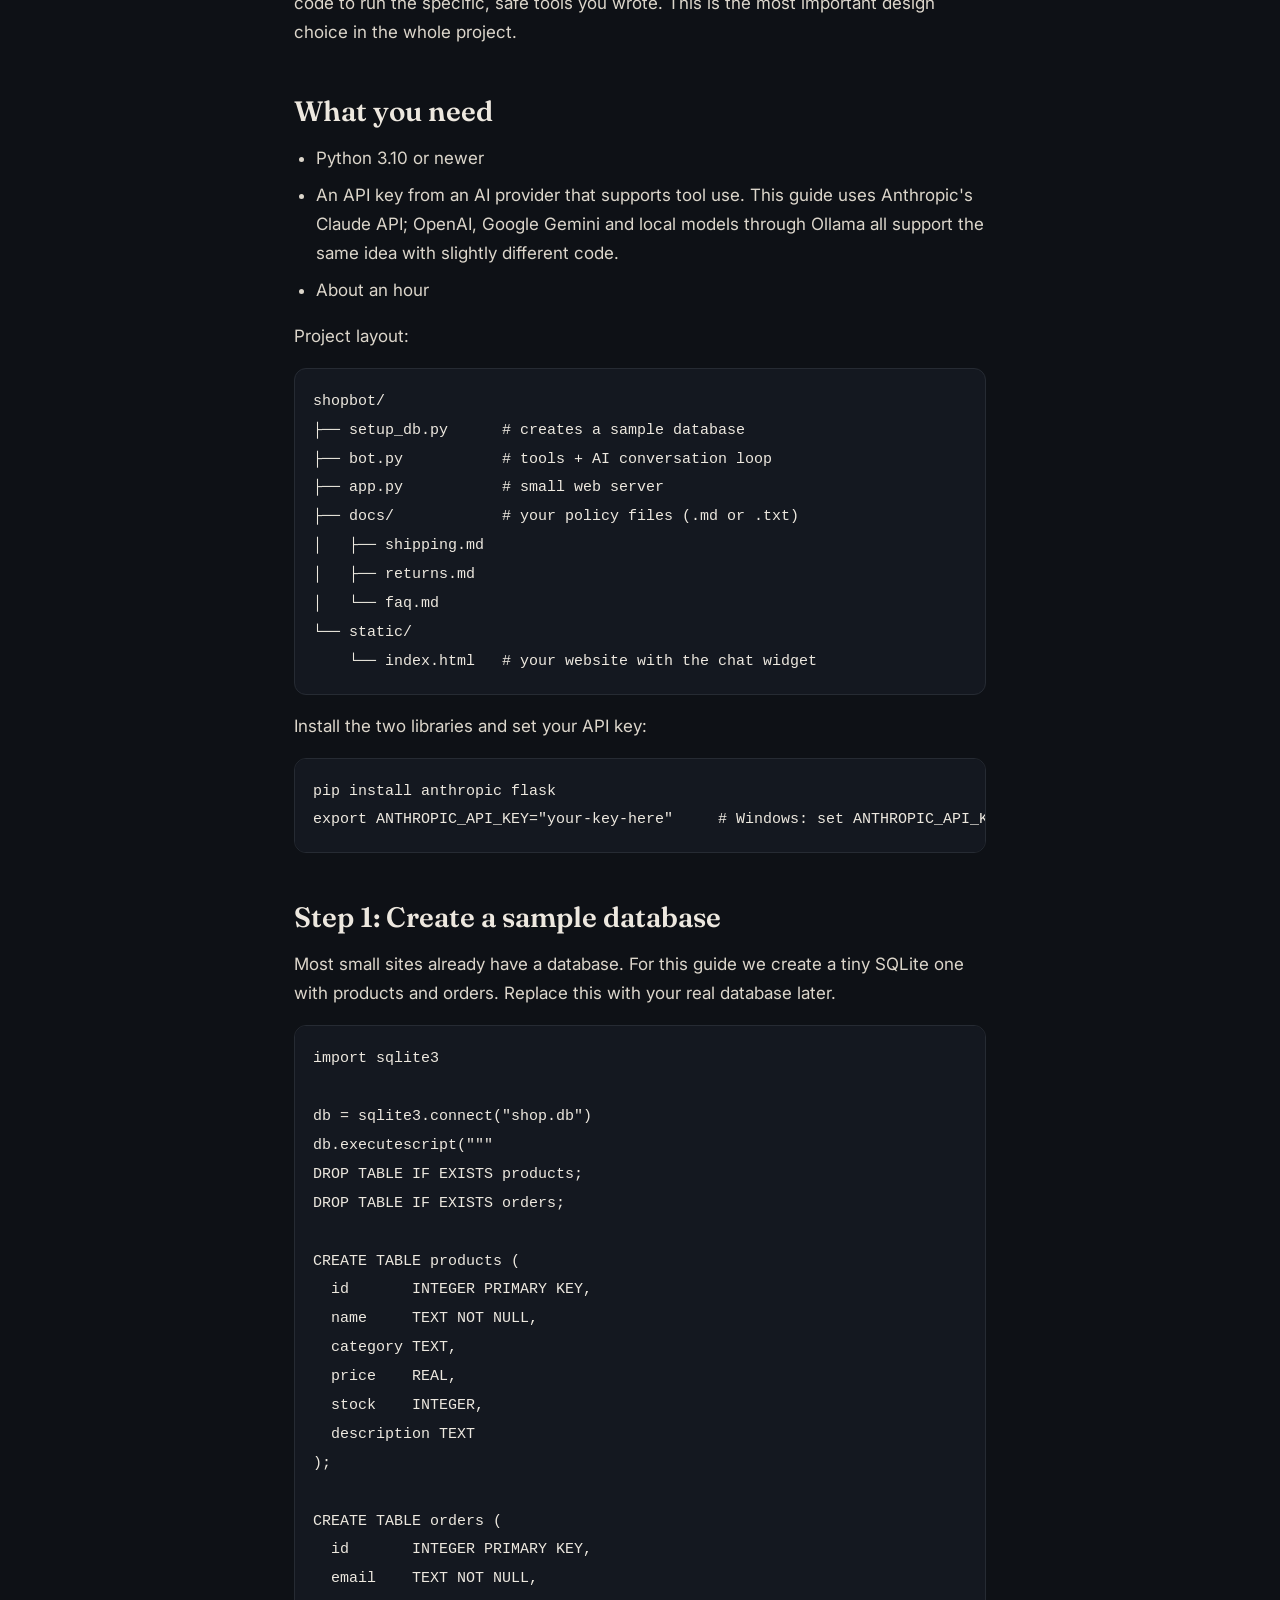
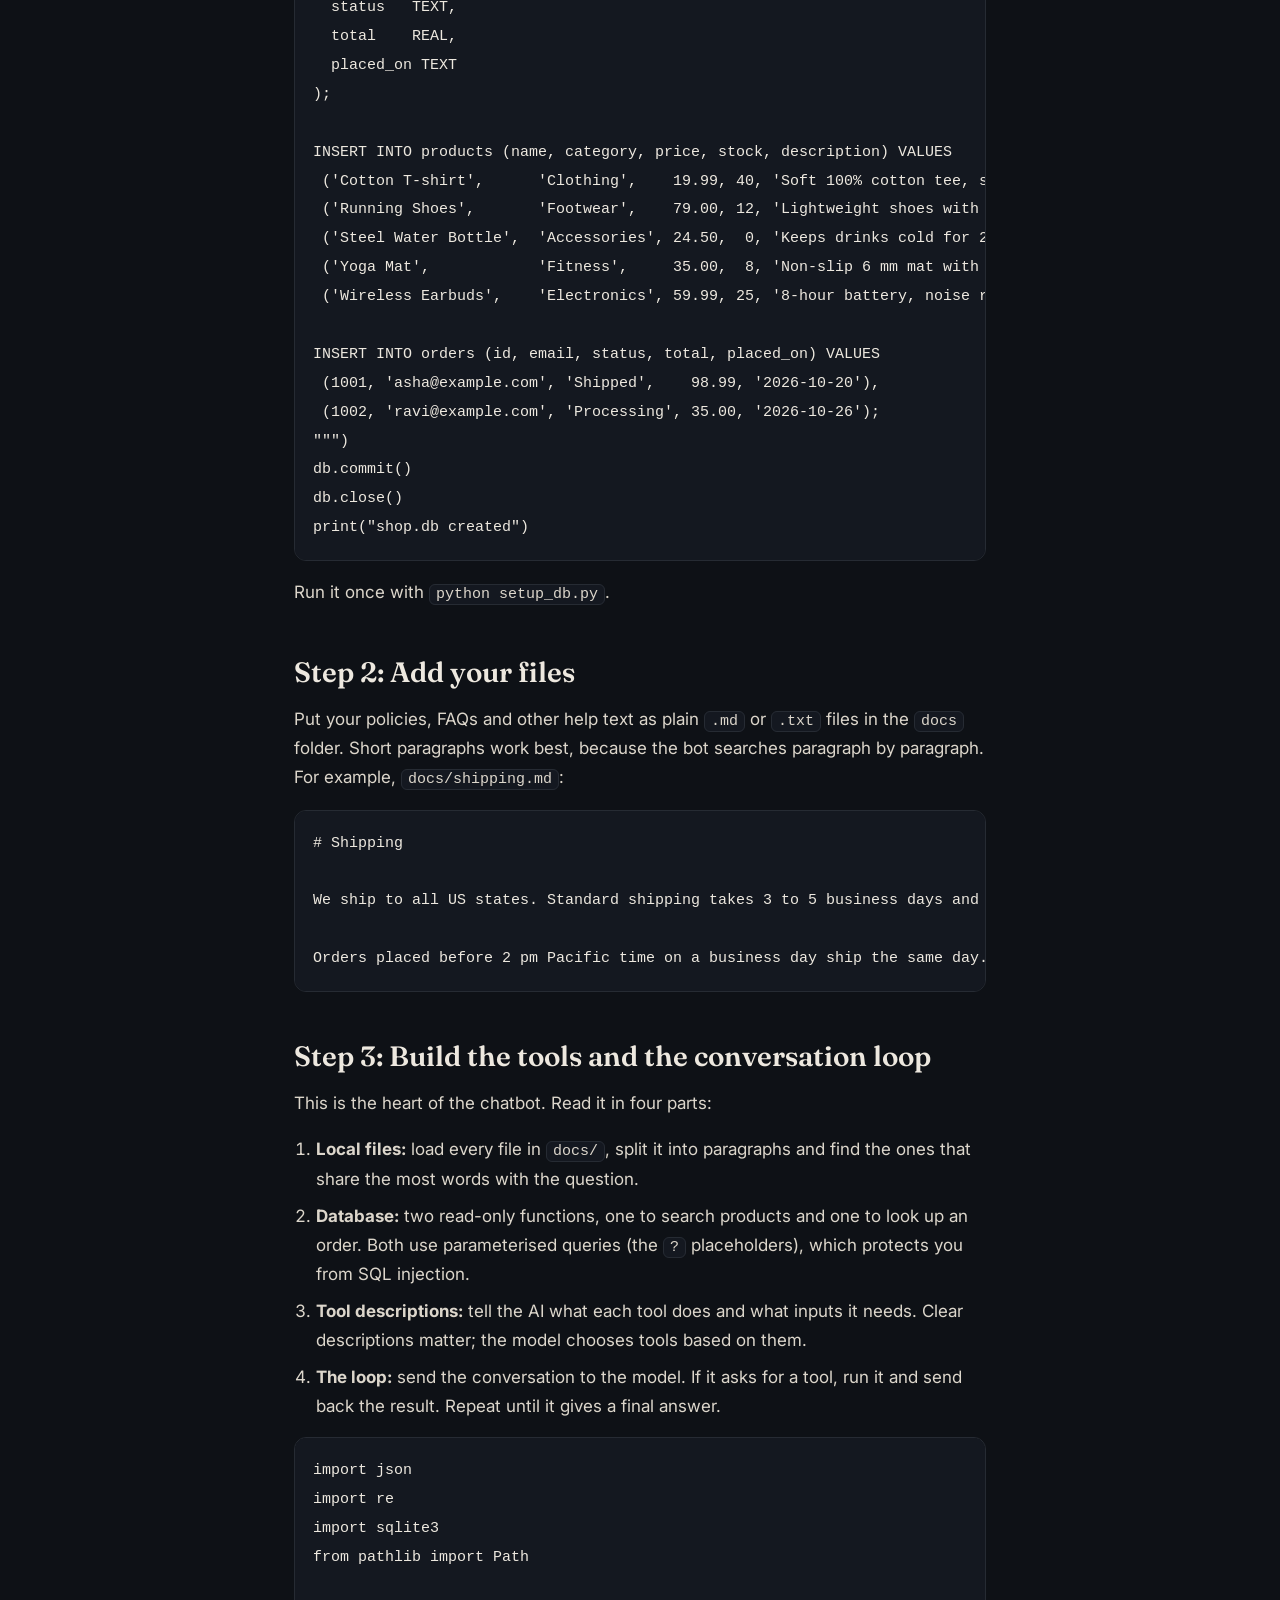
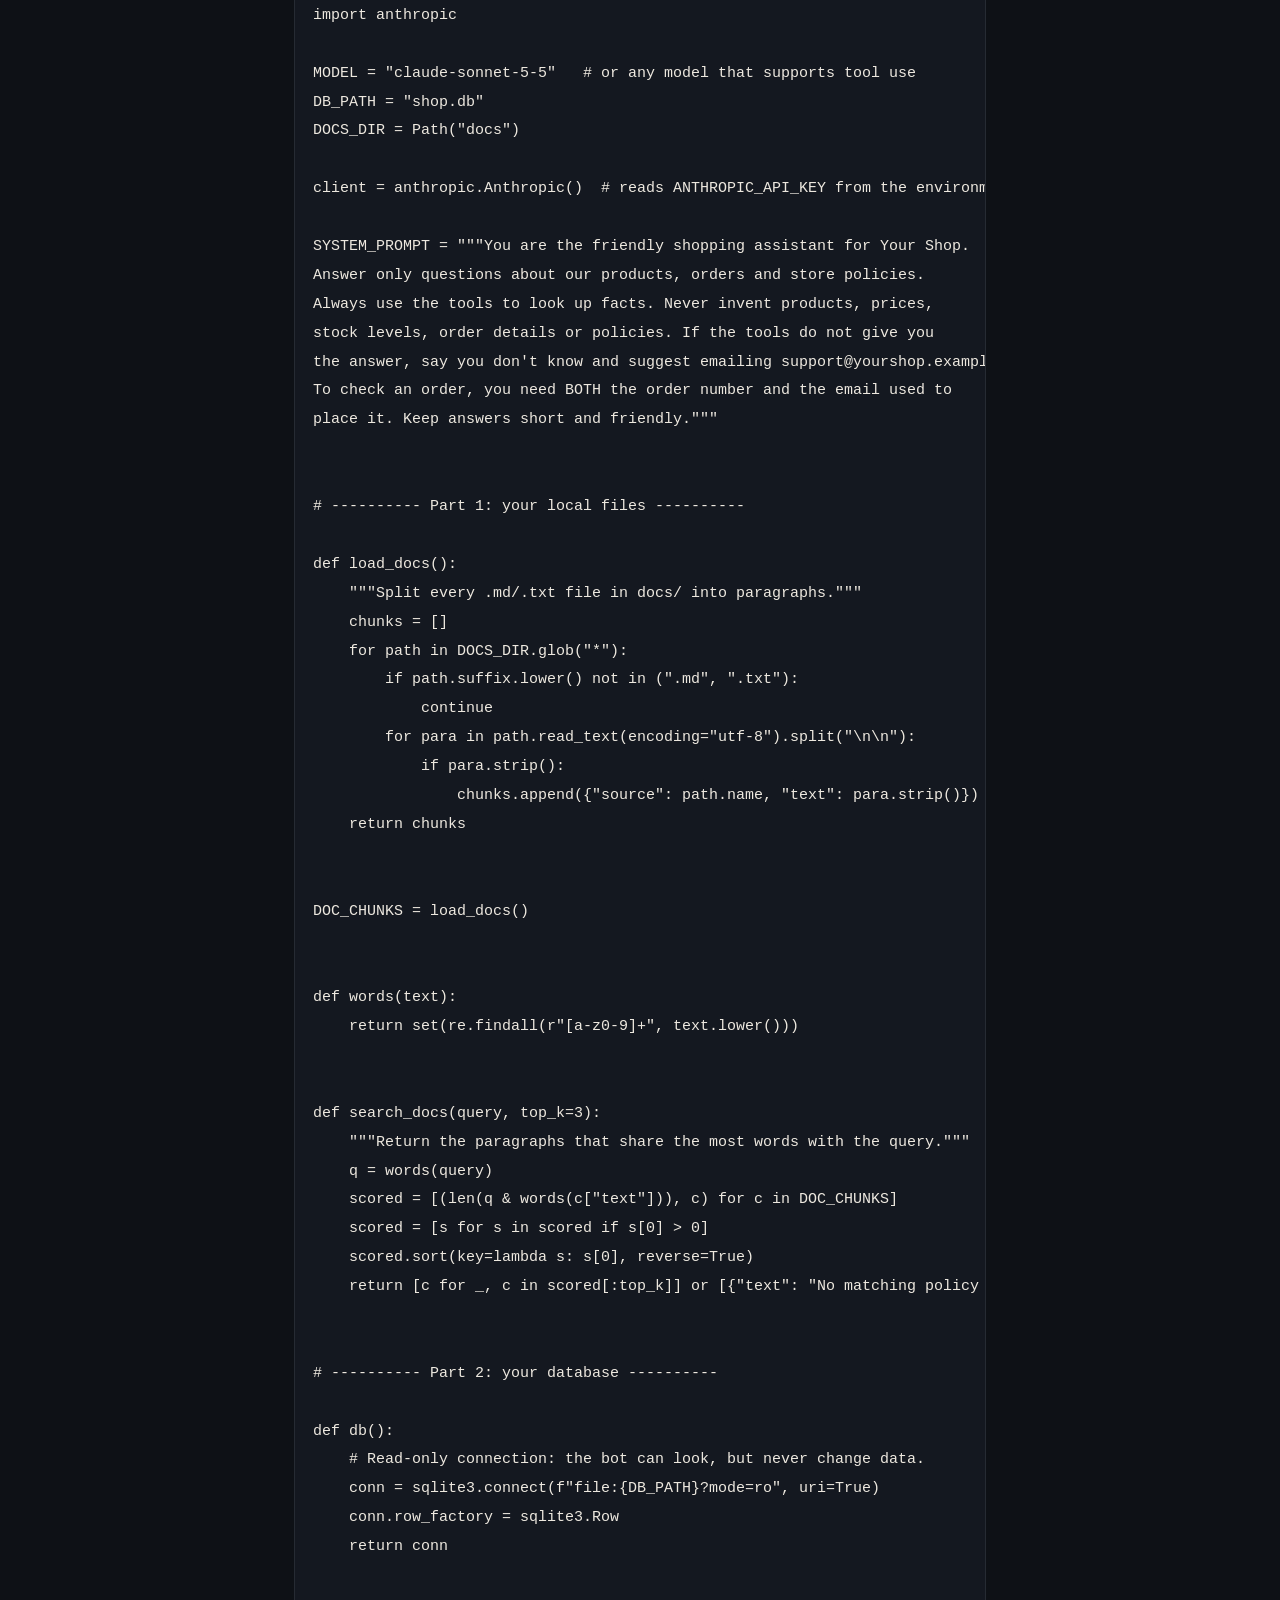
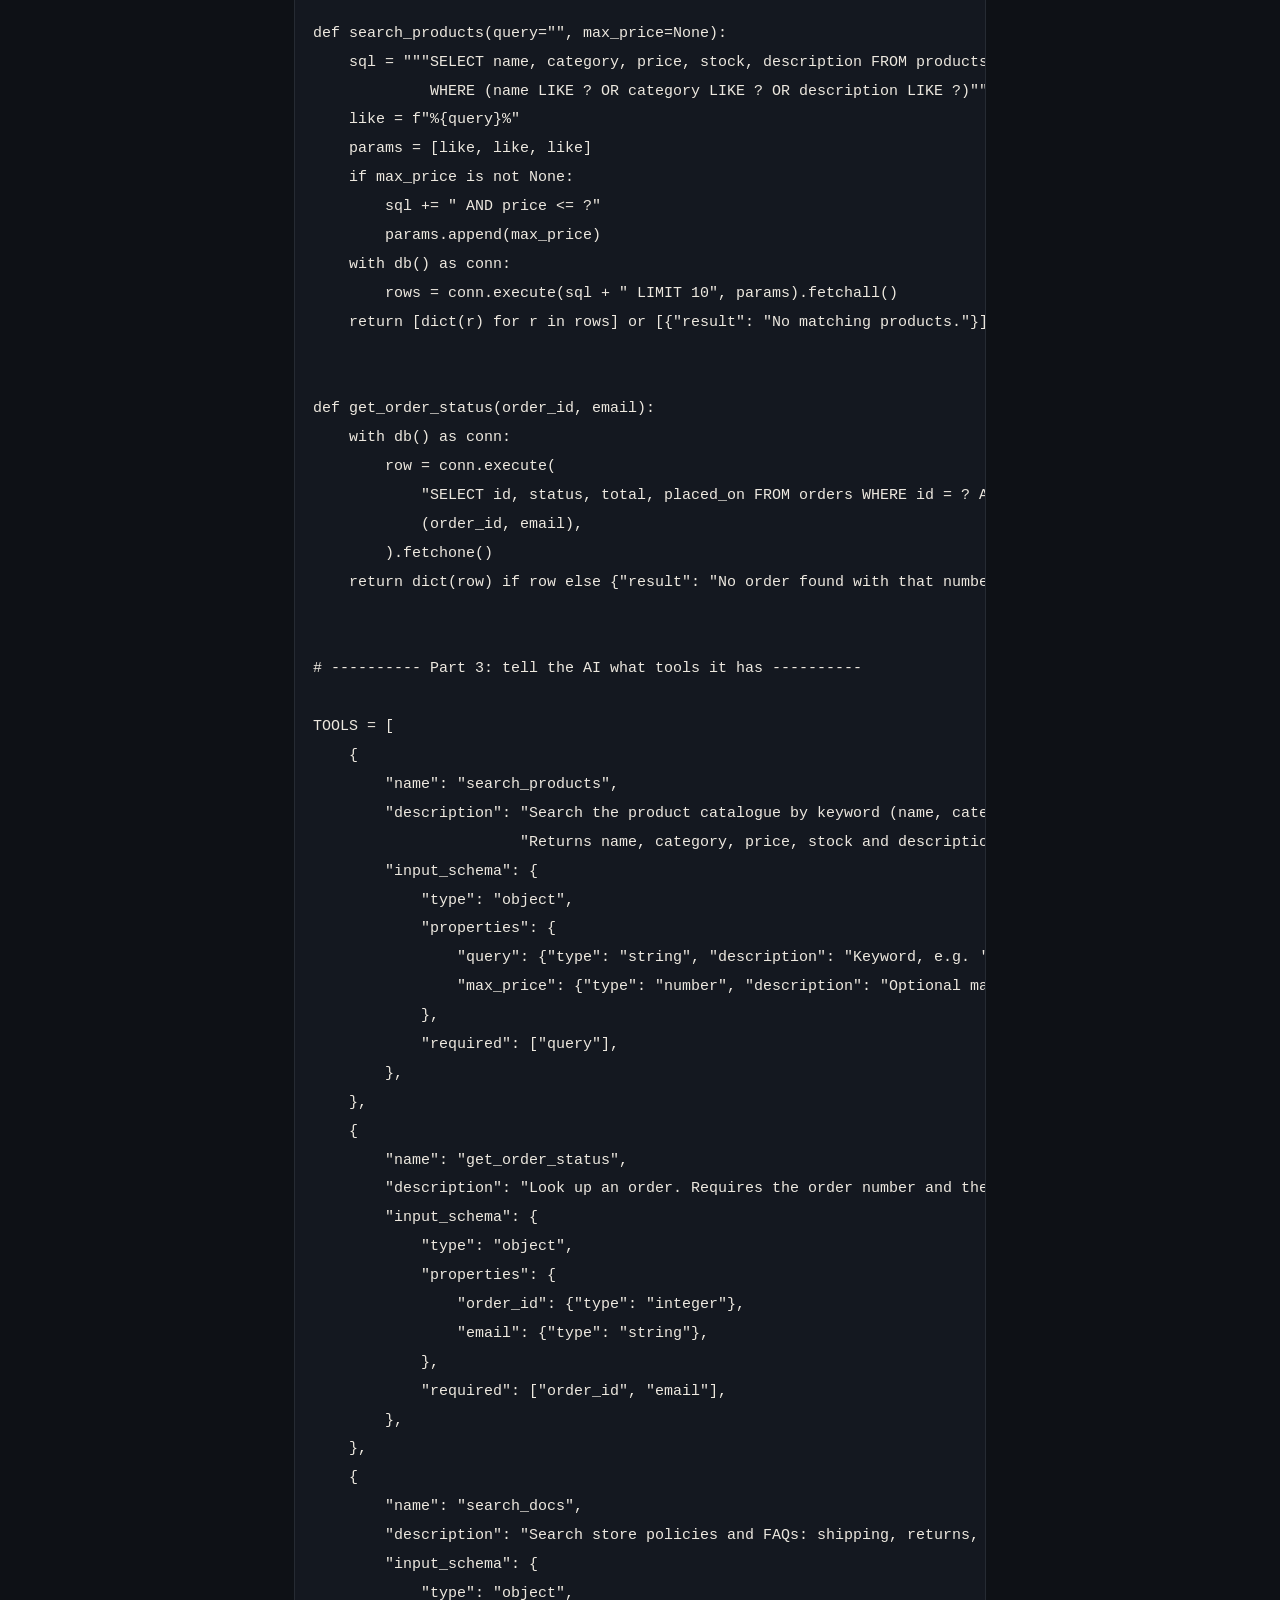
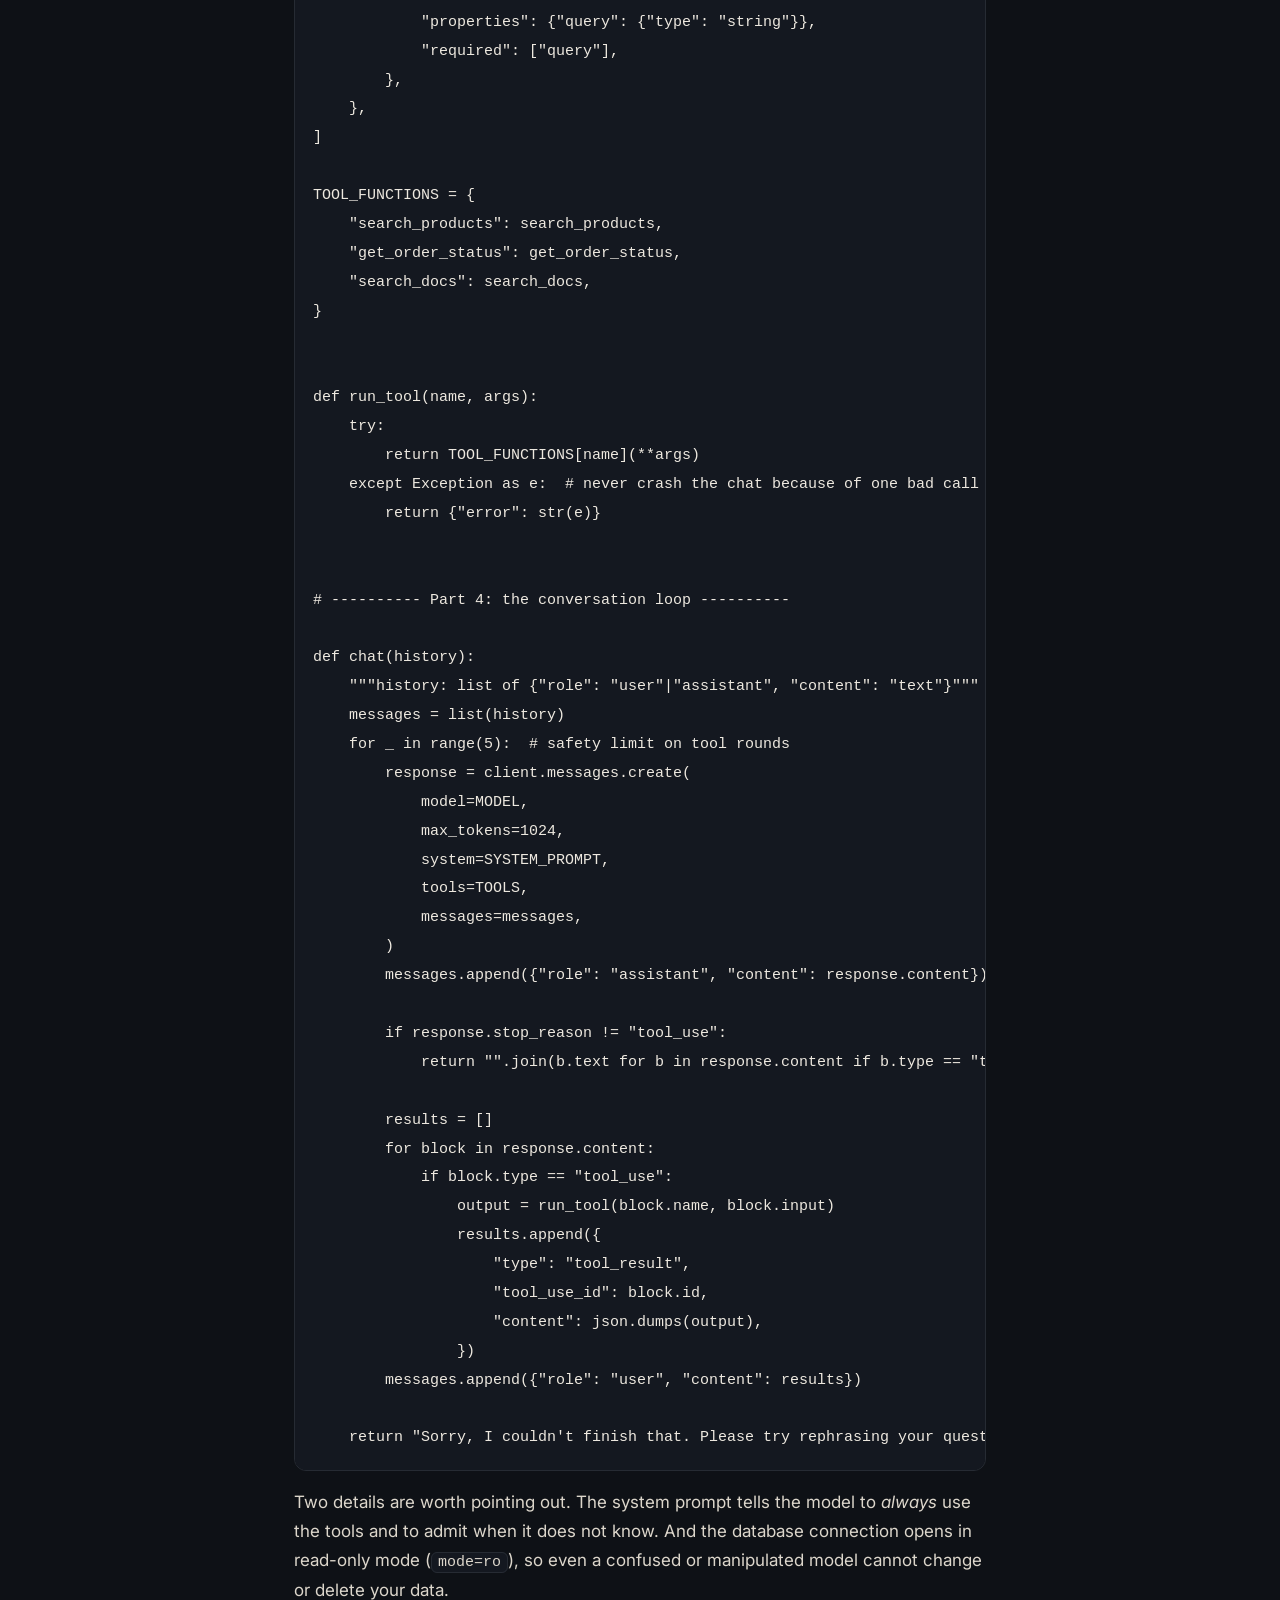
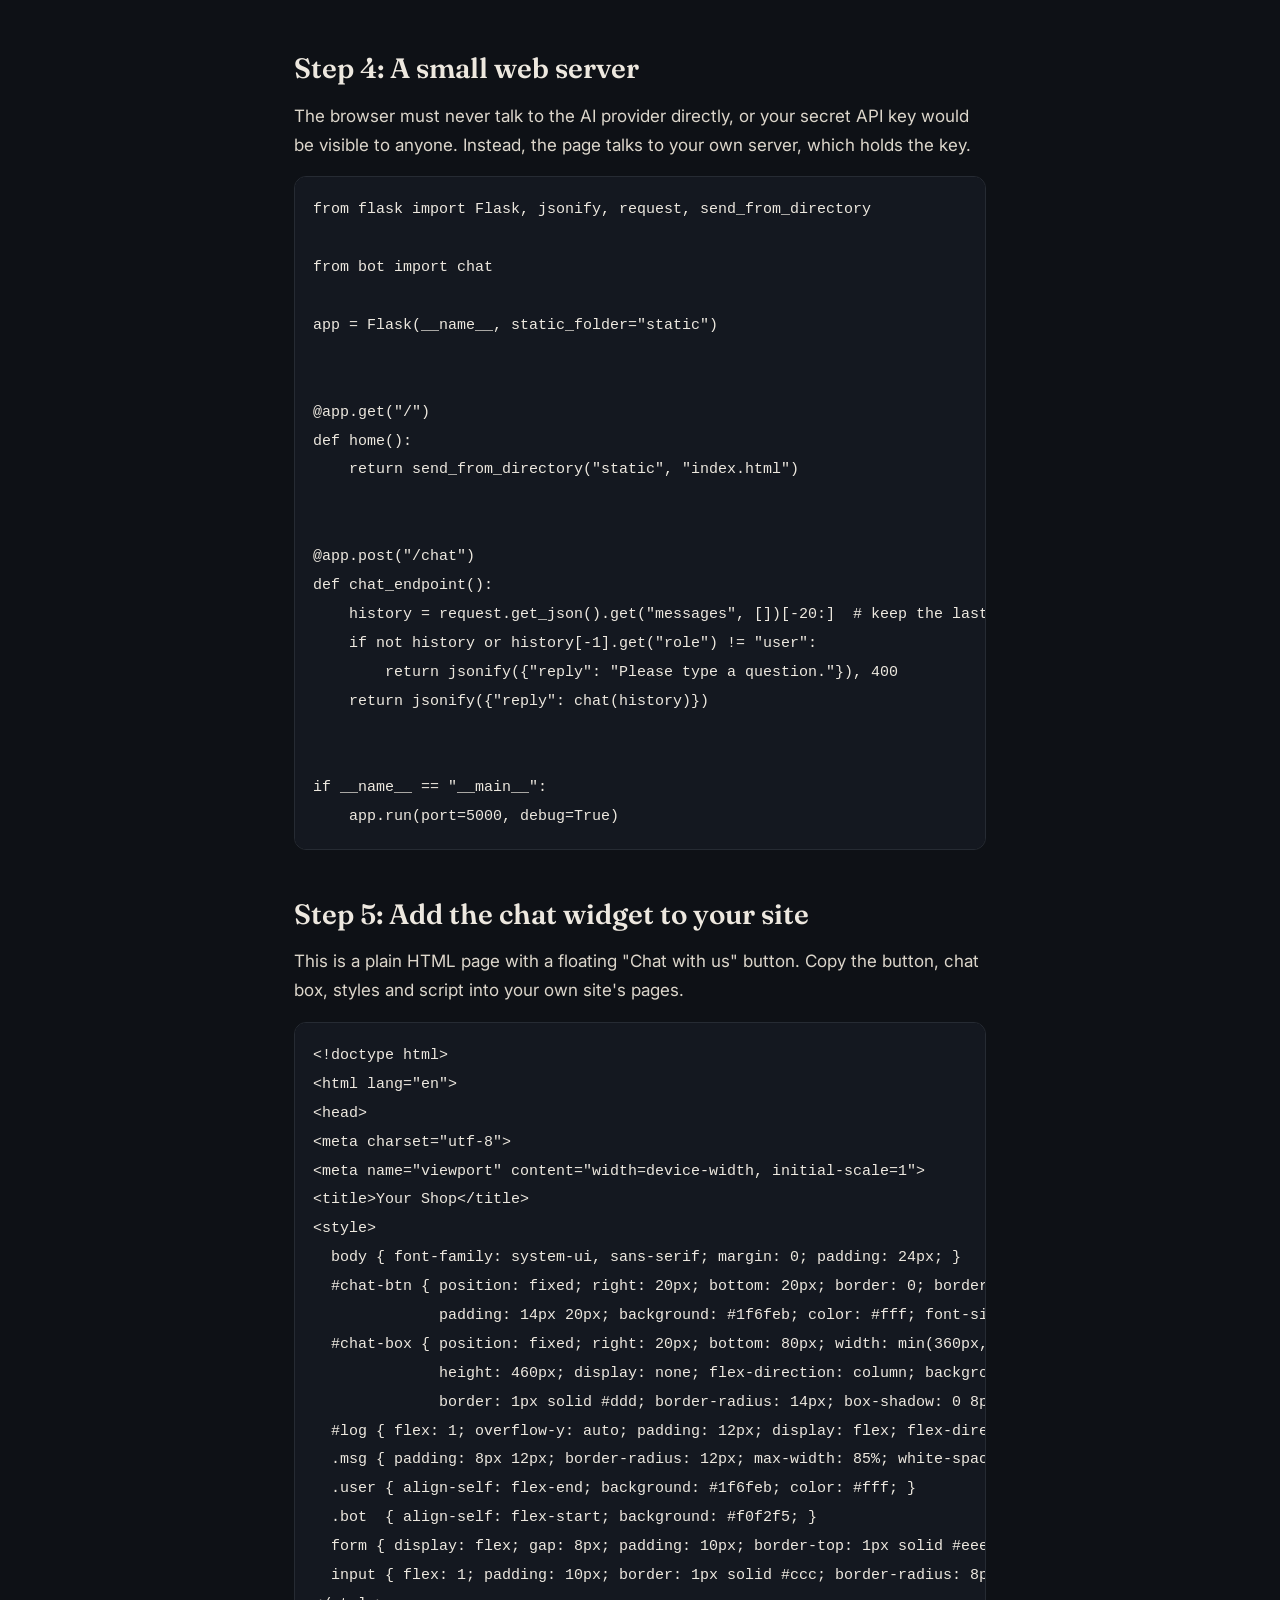
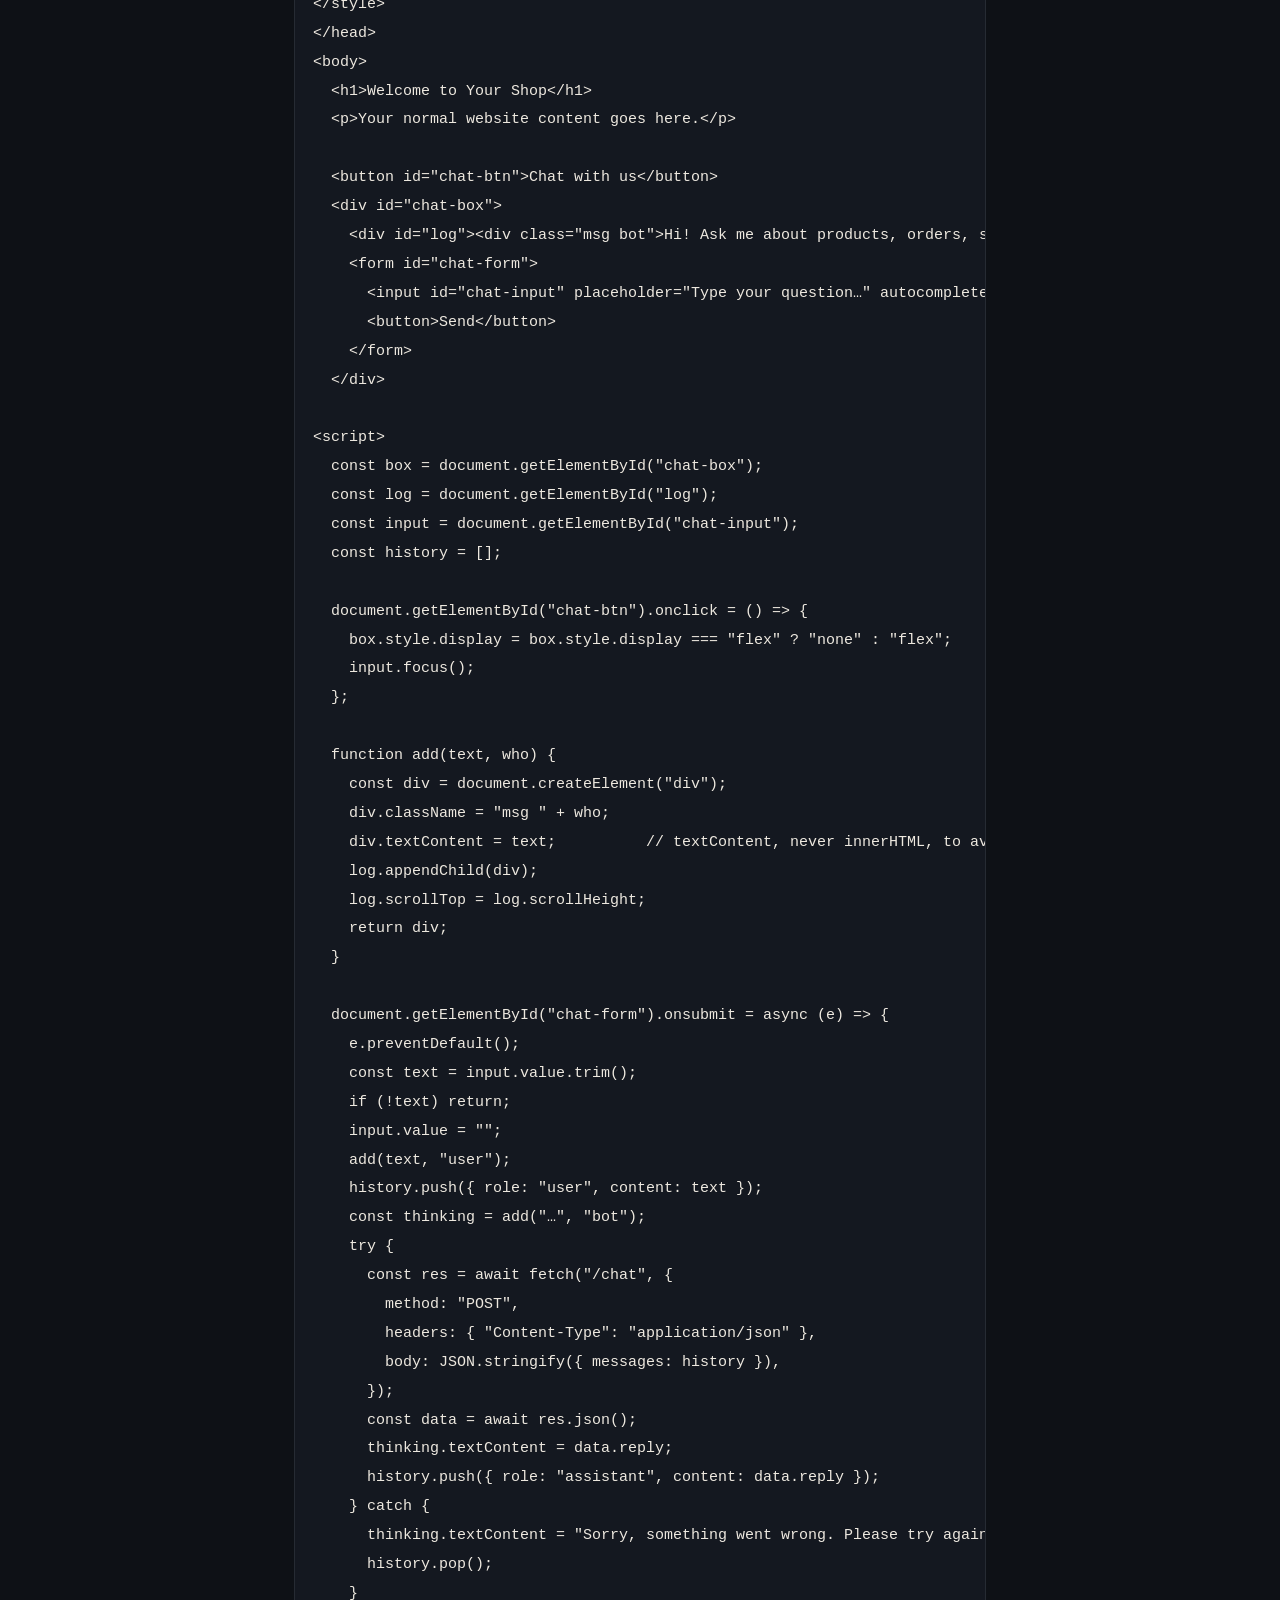
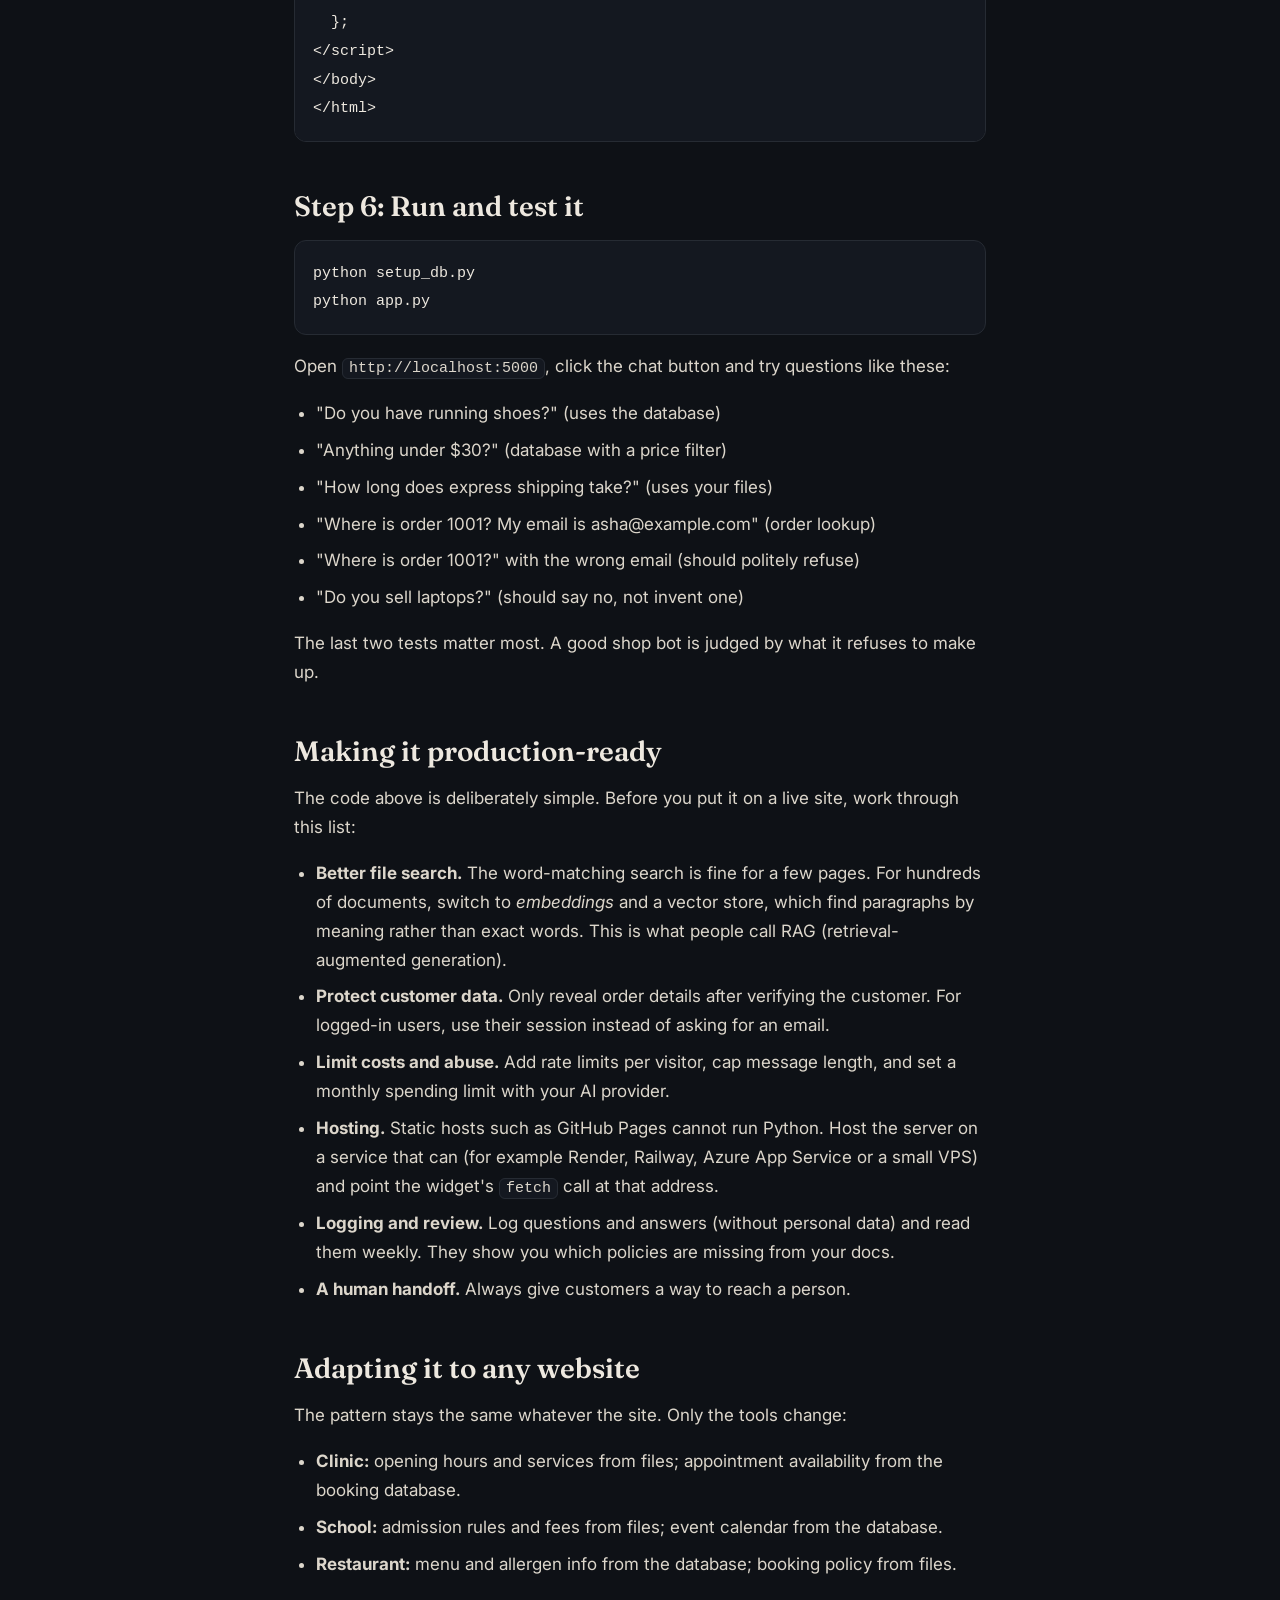
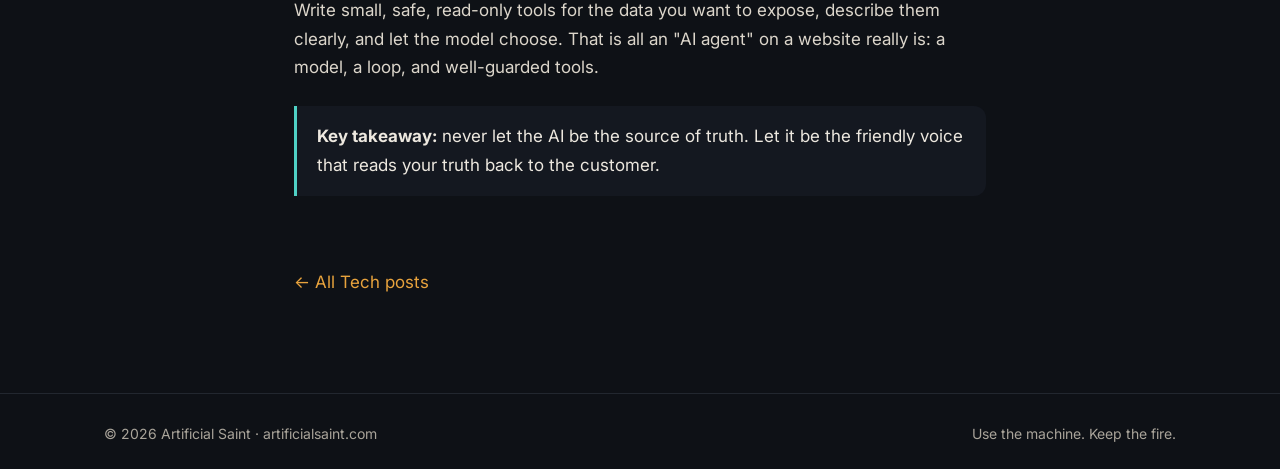
<file: tech/build-a-chatbot-with-your-files-and-database.html>
<!doctype html>
<html lang="en">
<head>
<meta charset="utf-8">
<meta name="viewport" content="width=device-width, initial-scale=1">
<script async src="https://pagead2.googlesyndication.com/pagead/js/adsbygoogle.js?client=ca-pub-4591474599570983"
     crossorigin="anonymous"></script>
<title>Build a chatbot that answers from your own files and database | Artificial Saint</title>
<meta name="description" content="Step-by-step guide with working Python code: a website chatbot that answers customer questions from local files and a database, without making things up.">
<meta property="og:title" content="Build a chatbot that answers from your own files and database | Artificial Saint">
<meta property="og:description" content="Step-by-step guide with working Python code: a website chatbot that answers customer questions from local files and a database, without making things up.">
<meta property="og:url" content="https://artificialsaint.com/tech/build-a-chatbot-with-your-files-and-database.html">
<link rel="canonical" href="https://artificialsaint.com/tech/build-a-chatbot-with-your-files-and-database.html">
<link rel="preconnect" href="https://fonts.googleapis.com">
<link rel="preconnect" href="https://fonts.gstatic.com" crossorigin>
<link href="https://fonts.googleapis.com/css2?family=Fraunces:ital,opsz,wght@0,9..144,400;0,9..144,600;1,9..144,400&family=Inter:wght@400;500;600&display=swap" rel="stylesheet">
<link rel="stylesheet" href="/assets/site.css">
</head>
<body>
<header>
  <nav class="wrap" aria-label="Main">
    <a href="/" class="logo">
      <svg width="28" height="28" viewBox="0 0 28 28" aria-hidden="true"><circle cx="14" cy="14" r="12" fill="none" stroke="#E8A33D" stroke-width="2"/><circle cx="14" cy="14" r="5" fill="#4FD1C5"/><circle cx="14" cy="14" r="2" fill="#0E1116"/></svg>
      <span>Artificial Saint</span>
    </a>
    <div class="navlinks">
      <a href="/tech/" aria-current="page">Tech</a>
      <a href="/blog/">Blog</a>
      <a href="/#subscribe" class="btn btn-primary">Subscribe</a>
    </div>
  </nav>
</header>
<main>
<article class="narrow">
  <header>
    <p class="eyebrow">Tech · Build</p>
    <h1>Build a chatbot that answers from your own files and database</h1>
    <p class="meta">October 2026 · 9 min read</p>
  </header>
  <p class="standfirst">A step-by-step guide to a chatbot that answers customer questions from your own files and your own database, without making things up. About 200 lines of Python and one small web page.</p>

  <p>A basic chatbot that only uses an AI model's general knowledge is not much use on a real website. It does not know your products, your prices or your return policy, so it guesses. And a guessing shop assistant is worse than none.</p>
  <p>The fix is to <strong>connect the AI to your own information</strong>. In this guide we build a chatbot for a simple online shop that can:</p>
  <ul>
    <li>Answer policy questions (shipping, returns, support hours) from text files in a folder</li>
    <li>Search the product catalogue in a database, including price and stock</li>
    <li>Look up an order's status, safely, only when the customer gives the order number and email</li>
    <li>Say "I don't know" instead of inventing answers</li>
  </ul>
  <p>The same pattern works for any simple website: a clinic, a school, a restaurant or a small business.</p>
  <div class="callout"><strong>Download the full working code:</strong> <a href="/tech/files/shopbot.zip">shopbot.zip</a> (Python, SQLite, Flask).</div>

  <h2>How it works</h2>
  <p>The key idea is called <strong>tool use</strong> (also known as function calling). You give the AI model a list of tools, with a short description of each. When a customer asks a question, the model decides which tool it needs, your code runs that tool against your real data, and the model writes the answer from the result.</p>
  <pre><code>Customer  →  Chat window  →  Your server  →  AI model
                                   ↑              │
                                   │   "call search_products('shoes')"
                                   │              ↓
                           Your database / files  ←┘
                                   │
                           result goes back to the model → friendly answer</code></pre>
  <p>Notice what the AI never gets: direct access to your database. It can only <em>ask</em> your code to run the specific, safe tools you wrote. This is the most important design choice in the whole project.</p>

  <h2>What you need</h2>
  <ul>
    <li>Python 3.10 or newer</li>
    <li>An API key from an AI provider that supports tool use. This guide uses Anthropic's Claude API; OpenAI, Google Gemini and local models through Ollama all support the same idea with slightly different code.</li>
    <li>About an hour</li>
  </ul>
  <p>Project layout:</p>
  <pre><code>shopbot/
├── setup_db.py      # creates a sample database
├── bot.py           # tools + AI conversation loop
├── app.py           # small web server
├── docs/            # your policy files (.md or .txt)
│   ├── shipping.md
│   ├── returns.md
│   └── faq.md
└── static/
    └── index.html   # your website with the chat widget</code></pre>
  <p>Install the two libraries and set your API key:</p>
  <pre><code>pip install anthropic flask
export ANTHROPIC_API_KEY="your-key-here"     # Windows: set ANTHROPIC_API_KEY=your-key-here</code></pre>

  <h2>Step 1: Create a sample database</h2>
  <p>Most small sites already have a database. For this guide we create a tiny SQLite one with products and orders. Replace this with your real database later.</p>
  <pre><code>import sqlite3

db = sqlite3.connect(&quot;shop.db&quot;)
db.executescript(&quot;&quot;&quot;
DROP TABLE IF EXISTS products;
DROP TABLE IF EXISTS orders;

CREATE TABLE products (
  id       INTEGER PRIMARY KEY,
  name     TEXT NOT NULL,
  category TEXT,
  price    REAL,
  stock    INTEGER,
  description TEXT
);

CREATE TABLE orders (
  id       INTEGER PRIMARY KEY,
  email    TEXT NOT NULL,
  status   TEXT,
  total    REAL,
  placed_on TEXT
);

INSERT INTO products (name, category, price, stock, description) VALUES
 (&#x27;Cotton T-shirt&#x27;,      &#x27;Clothing&#x27;,    19.99, 40, &#x27;Soft 100% cotton tee, sizes S to XL&#x27;),
 (&#x27;Running Shoes&#x27;,       &#x27;Footwear&#x27;,    79.00, 12, &#x27;Lightweight shoes with cushioned sole&#x27;),
 (&#x27;Steel Water Bottle&#x27;,  &#x27;Accessories&#x27;, 24.50,  0, &#x27;Keeps drinks cold for 24 hours&#x27;),
 (&#x27;Yoga Mat&#x27;,            &#x27;Fitness&#x27;,     35.00,  8, &#x27;Non-slip 6 mm mat with carry strap&#x27;),
 (&#x27;Wireless Earbuds&#x27;,    &#x27;Electronics&#x27;, 59.99, 25, &#x27;8-hour battery, noise reduction&#x27;);

INSERT INTO orders (id, email, status, total, placed_on) VALUES
 (1001, &#x27;asha@example.com&#x27;, &#x27;Shipped&#x27;,    98.99, &#x27;2026-10-20&#x27;),
 (1002, &#x27;ravi@example.com&#x27;, &#x27;Processing&#x27;, 35.00, &#x27;2026-10-26&#x27;);
&quot;&quot;&quot;)
db.commit()
db.close()
print(&quot;shop.db created&quot;)</code></pre>
  <p>Run it once with <code>python setup_db.py</code>.</p>

  <h2>Step 2: Add your files</h2>
  <p>Put your policies, FAQs and other help text as plain <code>.md</code> or <code>.txt</code> files in the <code>docs</code> folder. Short paragraphs work best, because the bot searches paragraph by paragraph. For example, <code>docs/shipping.md</code>:</p>
  <pre><code># Shipping

We ship to all US states. Standard shipping takes 3 to 5 business days and is free on orders over $50. Express shipping takes 1 to 2 business days and costs $12.

Orders placed before 2 pm Pacific time on a business day ship the same day.</code></pre>

  <h2>Step 3: Build the tools and the conversation loop</h2>
  <p>This is the heart of the chatbot. Read it in four parts:</p>
  <ol>
    <li><strong>Local files:</strong> load every file in <code>docs/</code>, split it into paragraphs and find the ones that share the most words with the question.</li>
    <li><strong>Database:</strong> two read-only functions, one to search products and one to look up an order. Both use parameterised queries (the <code>?</code> placeholders), which protects you from SQL injection.</li>
    <li><strong>Tool descriptions:</strong> tell the AI what each tool does and what inputs it needs. Clear descriptions matter; the model chooses tools based on them.</li>
    <li><strong>The loop:</strong> send the conversation to the model. If it asks for a tool, run it and send back the result. Repeat until it gives a final answer.</li>
  </ol>
  <pre><code>import json
import re
import sqlite3
from pathlib import Path

import anthropic

MODEL = &quot;claude-sonnet-5-5&quot;   # or any model that supports tool use
DB_PATH = &quot;shop.db&quot;
DOCS_DIR = Path(&quot;docs&quot;)

client = anthropic.Anthropic()  # reads ANTHROPIC_API_KEY from the environment

SYSTEM_PROMPT = &quot;&quot;&quot;You are the friendly shopping assistant for Your Shop.
Answer only questions about our products, orders and store policies.
Always use the tools to look up facts. Never invent products, prices,
stock levels, order details or policies. If the tools do not give you
the answer, say you don&#x27;t know and suggest emailing support@yourshop.example.
To check an order, you need BOTH the order number and the email used to
place it. Keep answers short and friendly.&quot;&quot;&quot;


# ---------- Part 1: your local files ----------

def load_docs():
    &quot;&quot;&quot;Split every .md/.txt file in docs/ into paragraphs.&quot;&quot;&quot;
    chunks = []
    for path in DOCS_DIR.glob(&quot;*&quot;):
        if path.suffix.lower() not in (&quot;.md&quot;, &quot;.txt&quot;):
            continue
        for para in path.read_text(encoding=&quot;utf-8&quot;).split(&quot;\n\n&quot;):
            if para.strip():
                chunks.append({&quot;source&quot;: path.name, &quot;text&quot;: para.strip()})
    return chunks


DOC_CHUNKS = load_docs()


def words(text):
    return set(re.findall(r&quot;[a-z0-9]+&quot;, text.lower()))


def search_docs(query, top_k=3):
    &quot;&quot;&quot;Return the paragraphs that share the most words with the query.&quot;&quot;&quot;
    q = words(query)
    scored = [(len(q &amp; words(c[&quot;text&quot;])), c) for c in DOC_CHUNKS]
    scored = [s for s in scored if s[0] &gt; 0]
    scored.sort(key=lambda s: s[0], reverse=True)
    return [c for _, c in scored[:top_k]] or [{&quot;text&quot;: &quot;No matching policy found.&quot;}]


# ---------- Part 2: your database ----------

def db():
    # Read-only connection: the bot can look, but never change data.
    conn = sqlite3.connect(f&quot;file:{DB_PATH}?mode=ro&quot;, uri=True)
    conn.row_factory = sqlite3.Row
    return conn


def search_products(query=&quot;&quot;, max_price=None):
    sql = &quot;&quot;&quot;SELECT name, category, price, stock, description FROM products
             WHERE (name LIKE ? OR category LIKE ? OR description LIKE ?)&quot;&quot;&quot;
    like = f&quot;%{query}%&quot;
    params = [like, like, like]
    if max_price is not None:
        sql += &quot; AND price &lt;= ?&quot;
        params.append(max_price)
    with db() as conn:
        rows = conn.execute(sql + &quot; LIMIT 10&quot;, params).fetchall()
    return [dict(r) for r in rows] or [{&quot;result&quot;: &quot;No matching products.&quot;}]


def get_order_status(order_id, email):
    with db() as conn:
        row = conn.execute(
            &quot;SELECT id, status, total, placed_on FROM orders WHERE id = ? AND lower(email) = lower(?)&quot;,
            (order_id, email),
        ).fetchone()
    return dict(row) if row else {&quot;result&quot;: &quot;No order found with that number and email.&quot;}


# ---------- Part 3: tell the AI what tools it has ----------

TOOLS = [
    {
        &quot;name&quot;: &quot;search_products&quot;,
        &quot;description&quot;: &quot;Search the product catalogue by keyword (name, category or description). &quot;
                       &quot;Returns name, category, price, stock and description.&quot;,
        &quot;input_schema&quot;: {
            &quot;type&quot;: &quot;object&quot;,
            &quot;properties&quot;: {
                &quot;query&quot;: {&quot;type&quot;: &quot;string&quot;, &quot;description&quot;: &quot;Keyword, e.g. &#x27;shoes&#x27; or &#x27;electronics&#x27;&quot;},
                &quot;max_price&quot;: {&quot;type&quot;: &quot;number&quot;, &quot;description&quot;: &quot;Optional maximum price in USD&quot;},
            },
            &quot;required&quot;: [&quot;query&quot;],
        },
    },
    {
        &quot;name&quot;: &quot;get_order_status&quot;,
        &quot;description&quot;: &quot;Look up an order. Requires the order number and the customer&#x27;s email.&quot;,
        &quot;input_schema&quot;: {
            &quot;type&quot;: &quot;object&quot;,
            &quot;properties&quot;: {
                &quot;order_id&quot;: {&quot;type&quot;: &quot;integer&quot;},
                &quot;email&quot;: {&quot;type&quot;: &quot;string&quot;},
            },
            &quot;required&quot;: [&quot;order_id&quot;, &quot;email&quot;],
        },
    },
    {
        &quot;name&quot;: &quot;search_docs&quot;,
        &quot;description&quot;: &quot;Search store policies and FAQs: shipping, returns, refunds, support, gift wrap.&quot;,
        &quot;input_schema&quot;: {
            &quot;type&quot;: &quot;object&quot;,
            &quot;properties&quot;: {&quot;query&quot;: {&quot;type&quot;: &quot;string&quot;}},
            &quot;required&quot;: [&quot;query&quot;],
        },
    },
]

TOOL_FUNCTIONS = {
    &quot;search_products&quot;: search_products,
    &quot;get_order_status&quot;: get_order_status,
    &quot;search_docs&quot;: search_docs,
}


def run_tool(name, args):
    try:
        return TOOL_FUNCTIONS[name](**args)
    except Exception as e:  # never crash the chat because of one bad call
        return {&quot;error&quot;: str(e)}


# ---------- Part 4: the conversation loop ----------

def chat(history):
    &quot;&quot;&quot;history: list of {&quot;role&quot;: &quot;user&quot;|&quot;assistant&quot;, &quot;content&quot;: &quot;text&quot;}&quot;&quot;&quot;
    messages = list(history)
    for _ in range(5):  # safety limit on tool rounds
        response = client.messages.create(
            model=MODEL,
            max_tokens=1024,
            system=SYSTEM_PROMPT,
            tools=TOOLS,
            messages=messages,
        )
        messages.append({&quot;role&quot;: &quot;assistant&quot;, &quot;content&quot;: response.content})

        if response.stop_reason != &quot;tool_use&quot;:
            return &quot;&quot;.join(b.text for b in response.content if b.type == &quot;text&quot;)

        results = []
        for block in response.content:
            if block.type == &quot;tool_use&quot;:
                output = run_tool(block.name, block.input)
                results.append({
                    &quot;type&quot;: &quot;tool_result&quot;,
                    &quot;tool_use_id&quot;: block.id,
                    &quot;content&quot;: json.dumps(output),
                })
        messages.append({&quot;role&quot;: &quot;user&quot;, &quot;content&quot;: results})

    return &quot;Sorry, I couldn&#x27;t finish that. Please try rephrasing your question.&quot;</code></pre>
  <p>Two details are worth pointing out. The system prompt tells the model to <em>always</em> use the tools and to admit when it does not know. And the database connection opens in read-only mode (<code>mode=ro</code>), so even a confused or manipulated model cannot change or delete your data.</p>

  <h2>Step 4: A small web server</h2>
  <p>The browser must never talk to the AI provider directly, or your secret API key would be visible to anyone. Instead, the page talks to your own server, which holds the key.</p>
  <pre><code>from flask import Flask, jsonify, request, send_from_directory

from bot import chat

app = Flask(__name__, static_folder=&quot;static&quot;)


@app.get(&quot;/&quot;)
def home():
    return send_from_directory(&quot;static&quot;, &quot;index.html&quot;)


@app.post(&quot;/chat&quot;)
def chat_endpoint():
    history = request.get_json().get(&quot;messages&quot;, [])[-20:]  # keep the last 20 turns
    if not history or history[-1].get(&quot;role&quot;) != &quot;user&quot;:
        return jsonify({&quot;reply&quot;: &quot;Please type a question.&quot;}), 400
    return jsonify({&quot;reply&quot;: chat(history)})


if __name__ == &quot;__main__&quot;:
    app.run(port=5000, debug=True)</code></pre>

  <h2>Step 5: Add the chat widget to your site</h2>
  <p>This is a plain HTML page with a floating "Chat with us" button. Copy the button, chat box, styles and script into your own site's pages.</p>
  <pre><code>&lt;!doctype html&gt;
&lt;html lang=&quot;en&quot;&gt;
&lt;head&gt;
&lt;meta charset=&quot;utf-8&quot;&gt;
&lt;meta name=&quot;viewport&quot; content=&quot;width=device-width, initial-scale=1&quot;&gt;
&lt;title&gt;Your Shop&lt;/title&gt;
&lt;style&gt;
  body { font-family: system-ui, sans-serif; margin: 0; padding: 24px; }
  #chat-btn { position: fixed; right: 20px; bottom: 20px; border: 0; border-radius: 999px;
              padding: 14px 20px; background: #1f6feb; color: #fff; font-size: 16px; cursor: pointer; }
  #chat-box { position: fixed; right: 20px; bottom: 80px; width: min(360px, calc(100vw - 40px));
              height: 460px; display: none; flex-direction: column; background: #fff;
              border: 1px solid #ddd; border-radius: 14px; box-shadow: 0 8px 30px rgba(0,0,0,.15); }
  #log { flex: 1; overflow-y: auto; padding: 12px; display: flex; flex-direction: column; gap: 8px; }
  .msg { padding: 8px 12px; border-radius: 12px; max-width: 85%; white-space: pre-wrap; }
  .user { align-self: flex-end; background: #1f6feb; color: #fff; }
  .bot  { align-self: flex-start; background: #f0f2f5; }
  form { display: flex; gap: 8px; padding: 10px; border-top: 1px solid #eee; }
  input { flex: 1; padding: 10px; border: 1px solid #ccc; border-radius: 8px; font-size: 15px; }
&lt;/style&gt;
&lt;/head&gt;
&lt;body&gt;
  &lt;h1&gt;Welcome to Your Shop&lt;/h1&gt;
  &lt;p&gt;Your normal website content goes here.&lt;/p&gt;

  &lt;button id=&quot;chat-btn&quot;&gt;Chat with us&lt;/button&gt;
  &lt;div id=&quot;chat-box&quot;&gt;
    &lt;div id=&quot;log&quot;&gt;&lt;div class=&quot;msg bot&quot;&gt;Hi! Ask me about products, orders, shipping or returns.&lt;/div&gt;&lt;/div&gt;
    &lt;form id=&quot;chat-form&quot;&gt;
      &lt;input id=&quot;chat-input&quot; placeholder=&quot;Type your question…&quot; autocomplete=&quot;off&quot;&gt;
      &lt;button&gt;Send&lt;/button&gt;
    &lt;/form&gt;
  &lt;/div&gt;

&lt;script&gt;
  const box = document.getElementById(&quot;chat-box&quot;);
  const log = document.getElementById(&quot;log&quot;);
  const input = document.getElementById(&quot;chat-input&quot;);
  const history = [];

  document.getElementById(&quot;chat-btn&quot;).onclick = () =&gt; {
    box.style.display = box.style.display === &quot;flex&quot; ? &quot;none&quot; : &quot;flex&quot;;
    input.focus();
  };

  function add(text, who) {
    const div = document.createElement(&quot;div&quot;);
    div.className = &quot;msg &quot; + who;
    div.textContent = text;          // textContent, never innerHTML, to avoid script injection
    log.appendChild(div);
    log.scrollTop = log.scrollHeight;
    return div;
  }

  document.getElementById(&quot;chat-form&quot;).onsubmit = async (e) =&gt; {
    e.preventDefault();
    const text = input.value.trim();
    if (!text) return;
    input.value = &quot;&quot;;
    add(text, &quot;user&quot;);
    history.push({ role: &quot;user&quot;, content: text });
    const thinking = add(&quot;…&quot;, &quot;bot&quot;);
    try {
      const res = await fetch(&quot;/chat&quot;, {
        method: &quot;POST&quot;,
        headers: { &quot;Content-Type&quot;: &quot;application/json&quot; },
        body: JSON.stringify({ messages: history }),
      });
      const data = await res.json();
      thinking.textContent = data.reply;
      history.push({ role: &quot;assistant&quot;, content: data.reply });
    } catch {
      thinking.textContent = &quot;Sorry, something went wrong. Please try again.&quot;;
      history.pop();
    }
  };
&lt;/script&gt;
&lt;/body&gt;
&lt;/html&gt;</code></pre>

  <h2>Step 6: Run and test it</h2>
  <pre><code>python setup_db.py
python app.py</code></pre>
  <p>Open <code>http://localhost:5000</code>, click the chat button and try questions like these:</p>
  <ul>
    <li>"Do you have running shoes?" (uses the database)</li>
    <li>"Anything under $30?" (database with a price filter)</li>
    <li>"How long does express shipping take?" (uses your files)</li>
    <li>"Where is order 1001? My email is asha@example.com" (order lookup)</li>
    <li>"Where is order 1001?" with the wrong email (should politely refuse)</li>
    <li>"Do you sell laptops?" (should say no, not invent one)</li>
  </ul>
  <p>The last two tests matter most. A good shop bot is judged by what it refuses to make up.</p>

  <h2>Making it production-ready</h2>
  <p>The code above is deliberately simple. Before you put it on a live site, work through this list:</p>
  <ul>
    <li><strong>Better file search.</strong> The word-matching search is fine for a few pages. For hundreds of documents, switch to <em>embeddings</em> and a vector store, which find paragraphs by meaning rather than exact words. This is what people call RAG (retrieval-augmented generation).</li>
    <li><strong>Protect customer data.</strong> Only reveal order details after verifying the customer. For logged-in users, use their session instead of asking for an email.</li>
    <li><strong>Limit costs and abuse.</strong> Add rate limits per visitor, cap message length, and set a monthly spending limit with your AI provider.</li>
    <li><strong>Hosting.</strong> Static hosts such as GitHub Pages cannot run Python. Host the server on a service that can (for example Render, Railway, Azure App Service or a small VPS) and point the widget's <code>fetch</code> call at that address.</li>
    <li><strong>Logging and review.</strong> Log questions and answers (without personal data) and read them weekly. They show you which policies are missing from your docs.</li>
    <li><strong>A human handoff.</strong> Always give customers a way to reach a person.</li>
  </ul>

  <h2>Adapting it to any website</h2>
  <p>The pattern stays the same whatever the site. Only the tools change:</p>
  <ul>
    <li><strong>Clinic:</strong> opening hours and services from files; appointment availability from the booking database.</li>
    <li><strong>School:</strong> admission rules and fees from files; event calendar from the database.</li>
    <li><strong>Restaurant:</strong> menu and allergen info from the database; booking policy from files.</li>
  </ul>
  <p>Write small, safe, read-only tools for the data you want to expose, describe them clearly, and let the model choose. That is all an "AI agent" on a website really is: a model, a loop, and well-guarded tools.</p>

  <div class="callout"><strong>Key takeaway:</strong> never let the AI be the source of truth. Let it be the friendly voice that reads your truth back to the customer.</div>

  <a class="back" href="/tech/">← All Tech posts</a>
</article>
</main>
<footer>
  <div class="wrap">
    <span>© 2026 Artificial Saint · artificialsaint.com</span>
    <span>Use the machine. Keep the fire.</span>
  </div>
</footer>
</body>
</html>
</file>
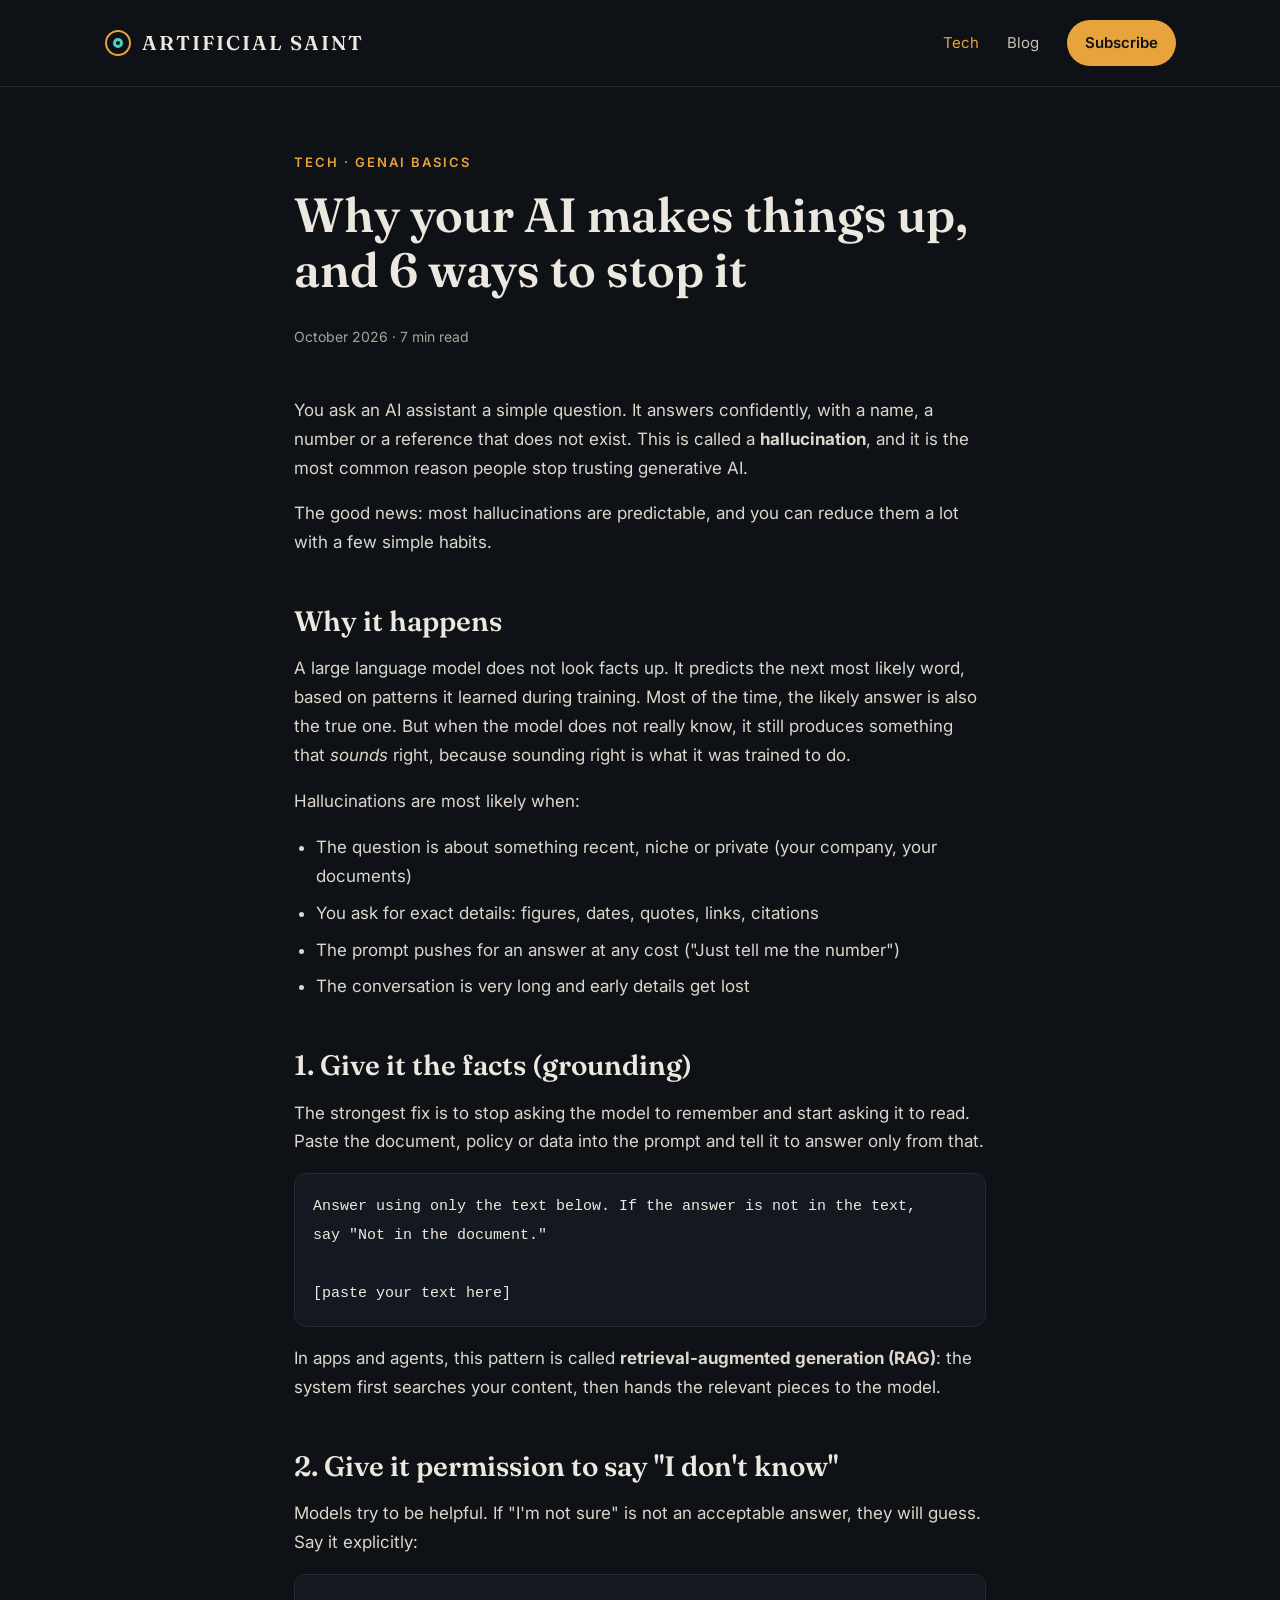
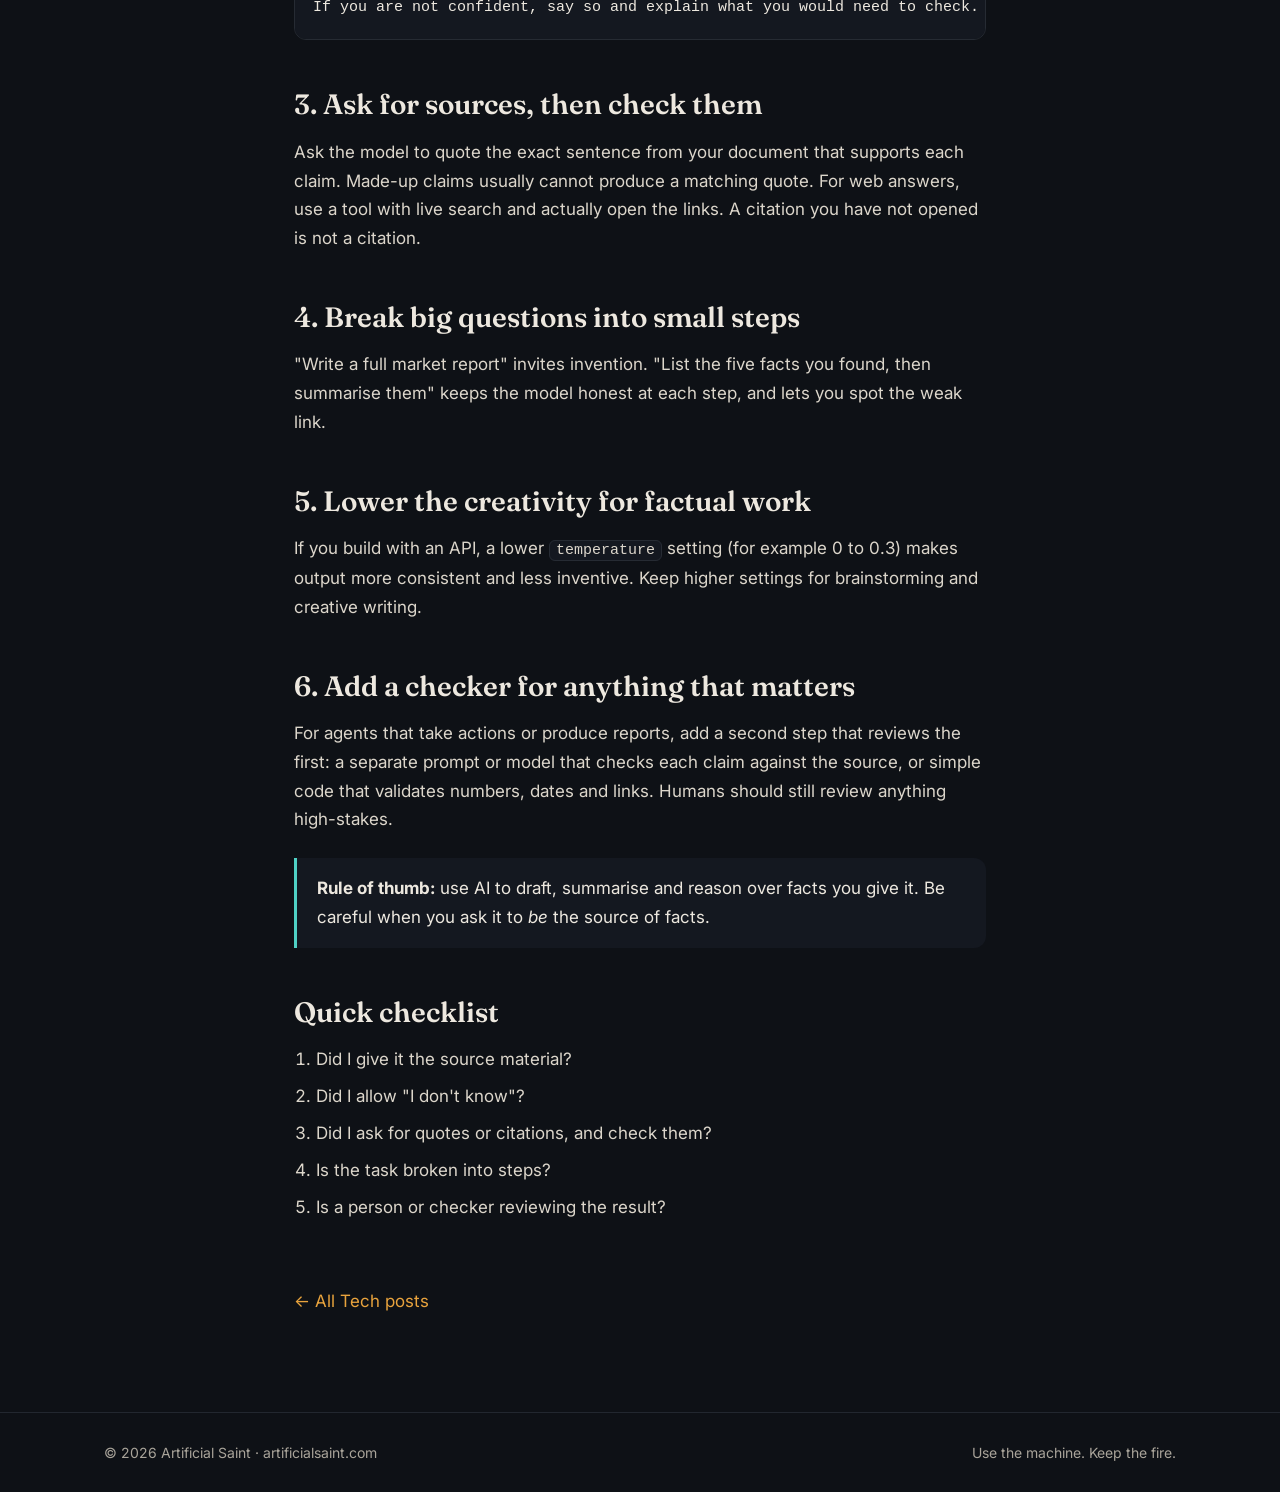
<file: tech/why-ai-makes-things-up.html>
<!doctype html>
<html lang="en">
<head>
<meta charset="utf-8">
<meta name="viewport" content="width=device-width, initial-scale=1">
<script async src="https://pagead2.googlesyndication.com/pagead/js/adsbygoogle.js?client=ca-pub-4591474599570983"
     crossorigin="anonymous"></script>
<title>Why your AI makes things up, and 6 ways to stop it | Artificial Saint</title>
<meta name="description" content="Why large language models hallucinate, and six practical ways to reduce made-up answers in chatbots and AI agents.">
<meta property="og:title" content="Why your AI makes things up, and 6 ways to stop it | Artificial Saint">
<meta property="og:description" content="Why large language models hallucinate, and six practical ways to reduce made-up answers in chatbots and AI agents.">
<meta property="og:url" content="https://artificialsaint.com/tech/why-ai-makes-things-up.html">
<link rel="canonical" href="https://artificialsaint.com/tech/why-ai-makes-things-up.html">
<link rel="preconnect" href="https://fonts.googleapis.com">
<link rel="preconnect" href="https://fonts.gstatic.com" crossorigin>
<link href="https://fonts.googleapis.com/css2?family=Fraunces:ital,opsz,wght@0,9..144,400;0,9..144,600;1,9..144,400&family=Inter:wght@400;500;600&display=swap" rel="stylesheet">
<link rel="stylesheet" href="/assets/site.css">
</head>
<body>
<header>
  <nav class="wrap" aria-label="Main">
    <a href="/" class="logo">
      <svg width="28" height="28" viewBox="0 0 28 28" aria-hidden="true"><circle cx="14" cy="14" r="12" fill="none" stroke="#E8A33D" stroke-width="2"/><circle cx="14" cy="14" r="5" fill="#4FD1C5"/><circle cx="14" cy="14" r="2" fill="#0E1116"/></svg>
      <span>Artificial Saint</span>
    </a>
    <div class="navlinks">
      <a href="/tech/" aria-current="page">Tech</a>
      <a href="/blog/">Blog</a>
      <a href="/#subscribe" class="btn btn-primary">Subscribe</a>
    </div>
  </nav>
</header>
<main>
<article class="narrow">
  <header>
    <p class="eyebrow">Tech · GenAI basics</p>
    <h1>Why your AI makes things up, and 6 ways to stop it</h1>
    <p class="meta">October 2026 · 7 min read</p>
  </header>

  <p>You ask an AI assistant a simple question. It answers confidently, with a name, a number or a reference that does not exist. This is called a <strong>hallucination</strong>, and it is the most common reason people stop trusting generative AI.</p>
  <p>The good news: most hallucinations are predictable, and you can reduce them a lot with a few simple habits.</p>

  <h2>Why it happens</h2>
  <p>A large language model does not look facts up. It predicts the next most likely word, based on patterns it learned during training. Most of the time, the likely answer is also the true one. But when the model does not really know, it still produces something that <em>sounds</em> right, because sounding right is what it was trained to do.</p>
  <p>Hallucinations are most likely when:</p>
  <ul>
    <li>The question is about something recent, niche or private (your company, your documents)</li>
    <li>You ask for exact details: figures, dates, quotes, links, citations</li>
    <li>The prompt pushes for an answer at any cost ("Just tell me the number")</li>
    <li>The conversation is very long and early details get lost</li>
  </ul>

  <h2>1. Give it the facts (grounding)</h2>
  <p>The strongest fix is to stop asking the model to remember and start asking it to read. Paste the document, policy or data into the prompt and tell it to answer only from that.</p>
  <pre><code>Answer using only the text below. If the answer is not in the text,
say "Not in the document."

[paste your text here]</code></pre>
  <p>In apps and agents, this pattern is called <strong>retrieval-augmented generation (RAG)</strong>: the system first searches your content, then hands the relevant pieces to the model.</p>

  <h2>2. Give it permission to say "I don't know"</h2>
  <p>Models try to be helpful. If "I'm not sure" is not an acceptable answer, they will guess. Say it explicitly:</p>
  <pre><code>If you are not confident, say so and explain what you would need to check.</code></pre>

  <h2>3. Ask for sources, then check them</h2>
  <p>Ask the model to quote the exact sentence from your document that supports each claim. Made-up claims usually cannot produce a matching quote. For web answers, use a tool with live search and actually open the links. A citation you have not opened is not a citation.</p>

  <h2>4. Break big questions into small steps</h2>
  <p>"Write a full market report" invites invention. "List the five facts you found, then summarise them" keeps the model honest at each step, and lets you spot the weak link.</p>

  <h2>5. Lower the creativity for factual work</h2>
  <p>If you build with an API, a lower <code>temperature</code> setting (for example 0 to 0.3) makes output more consistent and less inventive. Keep higher settings for brainstorming and creative writing.</p>

  <h2>6. Add a checker for anything that matters</h2>
  <p>For agents that take actions or produce reports, add a second step that reviews the first: a separate prompt or model that checks each claim against the source, or simple code that validates numbers, dates and links. Humans should still review anything high-stakes.</p>

  <div class="callout"><strong>Rule of thumb:</strong> use AI to draft, summarise and reason over facts you give it. Be careful when you ask it to <em>be</em> the source of facts.</div>

  <h2>Quick checklist</h2>
  <ol>
    <li>Did I give it the source material?</li>
    <li>Did I allow "I don't know"?</li>
    <li>Did I ask for quotes or citations, and check them?</li>
    <li>Is the task broken into steps?</li>
    <li>Is a person or checker reviewing the result?</li>
  </ol>

  <a class="back" href="/tech/">← All Tech posts</a>
</article>
</main>
<footer>
  <div class="wrap">
    <span>© 2026 Artificial Saint · artificialsaint.com</span>
    <span>Use the machine. Keep the fire.</span>
  </div>
</footer>
</body>
</html>
</file>
<file: assets/site.css>
:root{
  --bg:#0E1116; --bg2:#141820; --line:#22272F; --card-line:#262B33;
  --text:#EDE8DF; --soft:#C9C3B8; --muted:#A9A49A;
  --accent:#E8A33D; --teal:#4FD1C5;
  --serif:'Fraunces',Georgia,serif; --sans:'Inter',system-ui,sans-serif;
  --mono:ui-monospace,SFMono-Regular,Menlo,Consolas,monospace;
}
*{box-sizing:border-box}
body{margin:0;background:var(--bg);color:var(--text);font-family:var(--sans);font-size:17px;line-height:1.7}
a{color:var(--accent)} a:hover{color:#F4C27A}
.wrap{max-width:1120px;margin:0 auto;padding-left:24px;padding-right:24px}
.narrow{max-width:740px;margin:0 auto;padding-left:24px;padding-right:24px}
h1,h2,h3{font-family:var(--serif);font-weight:600;line-height:1.15}
.eyebrow{margin:0;font-size:13px;font-weight:600;letter-spacing:2px;text-transform:uppercase;color:var(--accent)}
.btn{display:inline-block;text-decoration:none;padding:10px 18px;border-radius:999px;font-weight:600;font-size:15px}
.btn-primary{background:var(--accent);color:var(--bg)} .btn-primary:hover{color:var(--bg);filter:brightness(1.08)}

/* Header */
header{border-bottom:1px solid var(--line)}
nav{display:flex;flex-wrap:wrap;align-items:center;justify-content:space-between;gap:16px;padding-top:20px;padding-bottom:20px}
.logo{display:flex;align-items:center;gap:10px;text-decoration:none;color:var(--text)}
.logo span{font-family:var(--serif);font-size:20px;font-weight:600;text-transform:uppercase;letter-spacing:2px}
.navlinks{display:flex;flex-wrap:wrap;align-items:center;gap:8px 28px;font-size:15px}
.navlinks a{color:var(--soft);text-decoration:none}
.navlinks a[aria-current="page"]{color:var(--accent)}
.navlinks a.btn{color:var(--bg)}

/* Section landing pages */
.section-hero{padding-top:72px;padding-bottom:40px;display:flex;flex-direction:column;gap:16px}
.section-hero h1{font-size:clamp(38px,5vw,56px);margin:0}
.section-hero p.lead{font-size:20px;color:var(--soft);margin:0;max-width:640px}
.post-list{display:flex;flex-direction:column;gap:20px;padding-bottom:96px}
.post-card{display:flex;flex-direction:column;gap:8px;text-decoration:none;color:var(--text);background:var(--bg2);border:1px solid var(--card-line);border-radius:20px;padding:28px}
.post-card:hover{color:var(--text);border-color:var(--accent)}
.post-card strong{font-family:var(--serif);font-size:24px;line-height:1.25}
.post-card span{color:var(--muted);font-size:15px}
.meta{font-size:14px;color:var(--muted)}

/* Article */
article{padding-top:64px;padding-bottom:96px}
article header{border:0;display:flex;flex-direction:column;gap:14px;padding-bottom:16px}
article h1{font-size:clamp(34px,5vw,48px);margin:0}
article h2{font-size:28px;margin:48px 0 12px}
article h3{font-size:22px;margin:32px 0 8px}
article p,article li{color:#DCD6CB}
article ul,article ol{padding-left:22px}
article li{margin-bottom:8px}
article code{font-family:var(--mono);font-size:15px;background:var(--bg2);border:1px solid var(--card-line);border-radius:6px;padding:1px 6px}
article pre{background:var(--bg2);border:1px solid var(--card-line);border-radius:12px;padding:18px;overflow-x:auto}
article pre code{border:0;padding:0;background:none}
.callout{border-left:3px solid var(--teal);background:var(--bg2);padding:16px 20px;border-radius:0 12px 12px 0;margin:24px 0}
.back{display:inline-block;margin-top:48px;text-decoration:none}

footer{border-top:1px solid var(--line)}
footer .wrap{display:flex;flex-wrap:wrap;justify-content:space-between;gap:12px;padding-top:28px;padding-bottom:28px;font-size:14px;color:var(--muted)}

.standfirst{font-size:20px;color:var(--soft) !important;line-height:1.55}
article p.closing{font-family:var(--serif);font-size:24px;color:var(--text);margin-top:40px}
</file>
